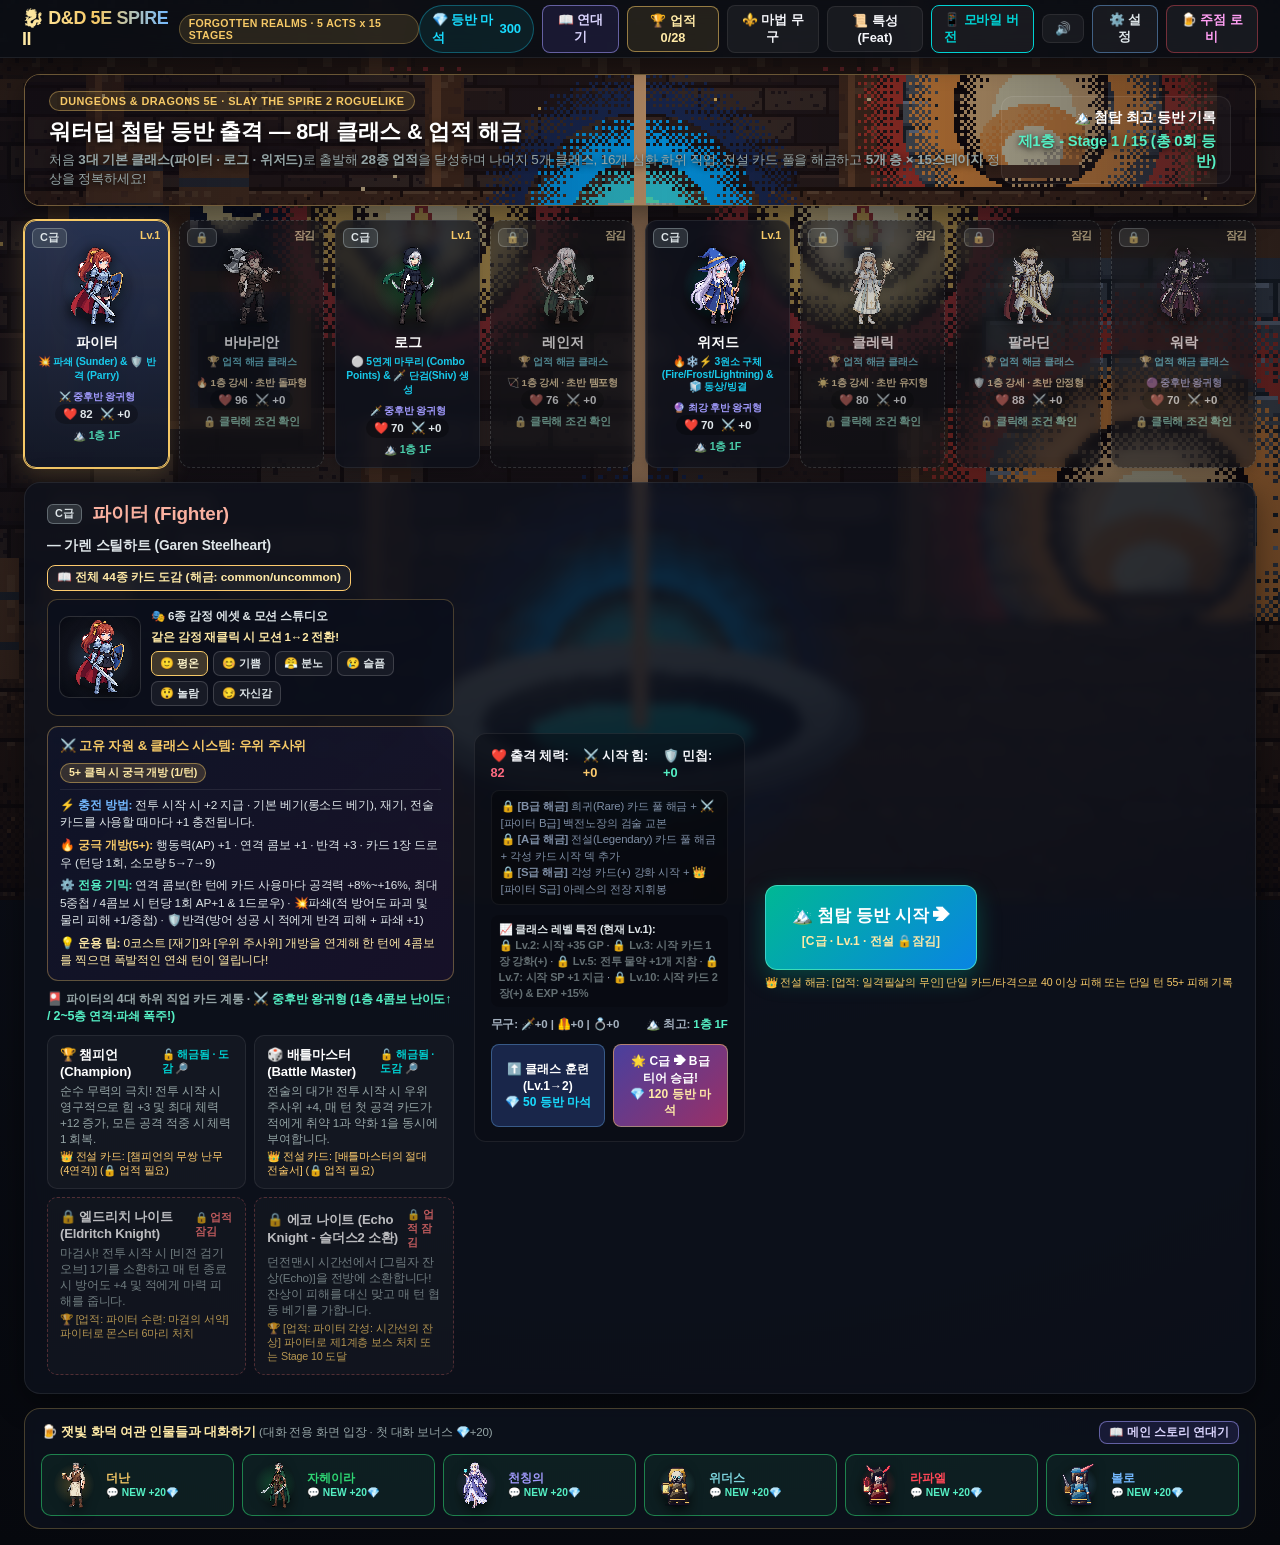
<file: index.html>
<!DOCTYPE html>
<html lang="ko">

<head>
  <meta charset="UTF-8" />
  <meta name="viewport" content="width=device-width, initial-scale=1.0" />
  <meta name="theme-color" content="#0b0d14" />
  <meta name="mobile-web-app-capable" content="yes" />
  <meta name="apple-mobile-web-app-capable" content="yes" />
  <meta name="apple-mobile-web-app-status-bar-style" content="black-translucent" />
  <meta name="apple-mobile-web-app-title" content="D&D SPIRE II" />
  <link rel="manifest" href="manifest.webmanifest" />
  <link rel="icon" type="image/png" sizes="192x192" href="icons/icon-192.png" />
  <link rel="apple-touch-icon" sizes="180x180" href="icons/apple-touch-icon.png" />
  <title>D&D 5E SPIRE II: TALES OF UNDERMOUNTAIN (8클래스 32직업 · 5계층 × 15스테이지)</title>
  <link rel="stylesheet" href="style.css?v=21" />
  <script>
    (function () {
      var params = new URLSearchParams(window.location.search);
      var isMobile = /Android|webOS|iPhone|iPad|iPod|BlackBerry|IEMobile|Opera Mini/i.test(navigator.userAgent) || window.innerWidth <= 768;
      if (isMobile && params.get('force') !== 'pc') {
        window.location.replace('mobile.html');
      }
    })();
  </script>
</head>

<body>
  <!-- DYNAMIC PIXEL-ART WORLD BACKDROP (Lobby Tavern / 20 Boss-Themed Spire Domains) -->
  <div id="pixel-bg-layer" class="pixel-bg-layer" aria-hidden="true">
    <img id="pixel-bg-img" class="pixel-bg-img" alt="" />
  </div>

  <!-- TOP GLOBAL HUD BAR -->
  <header id="top-bar" class="top-bar">
    <div class="brand-box" onclick="Game.showHub()">
      <span class="brand-logo">🐉 D&D 5E SPIRE II</span>
      <span class="brand-sub">FORGOTTEN REALMS · 5 ACTS x 15 STAGES</span>
    </div>

    <!-- In-Run Status & Real-Time Level/SP Bar -->
    <div id="run-status-bar" class="run-status-bar hidden">
      <div class="stat-pill hp-pill" title="현재 체력 / 최대 체력">
        ❤️ <span id="hud-hp">80/80</span>
      </div>
      <div class="stat-pill lv-pill" onclick="Game.openRunStatModal()" title="던전 내 레벨 & 경험치 (클릭하여 D&D 6대 능력치 분배)">
        ⭐ Lv.<span id="hud-run-lv">1</span> (<span id="hud-run-exp">0/100</span>)
        <span id="hud-sp-badge" class="sp-alert-badge hidden">SP +<span id="hud-run-sp">0</span></span>
      </div>
      <div class="stat-pill gold-pill" title="보유 골드 (워터딥 금화 GP)">
        🪙 <span id="hud-gold">99</span> GP
      </div>
      <div class="stat-pill floor-pill" title="현재 계층(Act 1~5) 및 스테이지(1~15)">
        🏰 <span id="hud-floor">1층 - 1/15</span>
      </div>
      <div id="hud-relics" class="hud-relics" title="보유 마법 물품(유물)"></div>
      <div id="hud-potions" class="hud-potions" title="보유 마법 물약(포션) - 클릭하여 사용"></div>
    </div>

    <div class="global-actions">
      <div class="stat-pill gem-pill" title="첨탑 등반으로 획득한 명성 마석 (클래스 승급·마법무구·특성 연구용)">
        💎 등반 마석 <span id="hud-gems">300</span>
      </div>
      <button id="btn-view-deck" class="hud-btn hidden" onclick="Game.openDeckModal('all')">
        🎴 주문서/덱 (<span id="hud-deck-count">10</span>)
      </button>
      <button class="hud-btn btn-story-hud" onclick="Game.openStoryChronicleModal()" title="발더스 게이트 1·2·3 메인 스토리 연대기">
        📖 연대기
      </button>
      <button class="hud-btn btn-ach-hud" onclick="Game.openAchievementsModal('all')" title="업적 달성 및 클래스·하위직업·전설카드 해금">
        🏆 업적 <span id="hud-ach-count">0/28</span>
      </button>
      <button class="hud-btn" onclick="Game.openGearModal()">
        ⚜️ 마법 무구
      </button>
      <button class="hud-btn" onclick="Game.openMasteryModal()">
        📜 특성(Feat)
      </button>
      <button class="hud-btn btn-pwa-install hidden" onclick="PwaInstaller.install()" title="바탕화면/홈 화면에 앱으로 설치 (오프라인 플레이 지원)">
        📲 앱 설치
      </button>
      <a href="mobile.html" class="hud-btn" style="text-decoration:none; border-color:#00d2d3; color:#00d2d3;">
        📱 모바일 버전
      </a>
      <button class="hud-btn btn-sfx-toggle" onclick="Game.toggleSound()" title="효과음 끄기/켜기">
        🔊
      </button>
      <button class="hud-btn btn-settings-hud" onclick="Game.openSettingsModal()" title="설정 및 계정/업적 데이터 초기화">
        ⚙️ 설정
      </button>
      <button class="hud-btn danger-btn" onclick="Game.showHub()">
        🍺 주점 로비
      </button>
    </div>
  </header>

  <!-- MAIN SCREEN CONTAINER -->
  <main id="app-container">

    <!-- 1. YAWNING PORTAL TAVERN HUB (8 CLASSES TOWER CLIMB) -->
    <section id="screen-hub" class="screen active">
      <div class="hub-hero">
        <img id="lobby-bg-img" class="scene-banner-img" alt="" aria-hidden="true" />
        <div class="hub-header-text">
          <span class="badge-tag">DUNGEONS & DRAGONS 5E · SLAY THE SPIRE 2 ROGUELIKE</span>
          <h1>워터딥 첨탑 등반 출격 — 8대 클래스 & 업적 해금</h1>
          <p>처음 <strong>3대 기본 클래스(파이터 · 로그 · 위저드)</strong>로 출발해 <strong>28종 업적</strong>을 달성하며 나머지 5개 클래스, 16개 심화 하위 직업, 전설 카드 풀을 해금하고 <strong>5개 층 × 15스테이지</strong> 정상을 정복하세요!</p>
        </div>
        <div class="hub-cta-group">
          <div class="mech-box" style="text-align:right; min-width:230px;">
            <h4>🏔️ 첨탑 최고 등반 기록</h4>
            <p id="hub-best-record" style="color:#55efc4; font-weight:800; font-size:0.92rem;">제1층 - Stage 1 / 15</p>
          </div>
        </div>
      </div>

      <!-- Continue Saved Run Banner (Auto-saved active climb) -->
      <div id="continue-run-banner" class="continue-run-banner hidden"></div>

      <!-- 8 Classes Grid -->
      <div id="hub-char-grid" class="hub-char-grid"></div>

      <!-- Selected Class Subclass Picker (4 Subclasses) + Growth Dashboard + Start Button -->
      <div id="hub-selected-panel" class="hub-selected-panel"></div>

      <!-- Yawning Portal Tavern NPCs Interactive Talk Bar -->
      <div id="hub-npc-bar" class="hub-npc-bar"></div>
    </section>

    <!-- 2. UNDERMOUNTAIN 5-ACT x 30-STAGE DUNGEON MAP SCREEN -->
    <section id="screen-map" class="screen">
      <div class="map-container">
        <div class="map-theme-banner">
          <img id="map-bg-img" class="scene-banner-img" alt="" aria-hidden="true" />
          <div class="map-theme-banner-overlay">
            <span id="map-theme-badge" class="theme-pill-badge">🎨 1층 · 자나사르의 암흑 길드 금고</span>
          </div>
        </div>
        <div class="map-header">
          <div>
            <h2 id="map-act-title">🏰 제1계층: 언더마운틴 입구 & 고블린 성채</h2>
            <p id="map-act-subtitle">현재 층은 총 15개 스테이지(갈림길 분기 지도)로 구성됩니다. 연결된 루트(전투/엘리트/D20 이벤트/상점/모닥불) 중 원하는 경로를 선택해
              전진하세요!</p>
          </div>
          <div style="display:flex; gap:10px; align-items:center;">
            <button class="btn-primary" onclick="Game.openRunStatModal()">
              📈 D&D 6대 능력치 분배 (SP: <span id="map-sp-count">0</span>)
            </button>
          </div>
        </div>

        <!-- Act 1~5 Progress Bar & 30-Stage Track -->
        <div id="map-act-progress-bar" class="map-act-progress-bar"></div>
        <div id="map-nodes-wrapper" class="map-nodes-wrapper"></div>
      </div>
    </section>

    <!-- 3. COMBAT SCREEN (D&D 5e x STS2 Battle Arena) -->
    <section id="screen-combat" class="screen">
      <div class="combat-arena">
        <div class="combat-top-banner">
          <div id="combat-turn-label" class="turn-indicator">ROUND 1</div>
          <div id="combat-stance-badge" class="stance-badge">태세: 평정 (Neutral)</div>
          <div id="combat-log-ticker" class="combat-log-ticker">우선권 굴림 완료! 카드를 클릭해 몬스터를 토벌하세요.</div>
          <button id="combat-sp-btn" class="btn-sp-inline hidden" onclick="Game.openRunStatModal()">
            🆙 능력치 포인트(SP) 분배!
          </button>
        </div>

        <!-- Battlefield Row: Player + STS2 Companion/Orbs vs Monsters -->
        <div class="battlefield-row">
          <img id="battlefield-bg-img" class="battlefield-bg-img" alt="" aria-hidden="true" />
          <div id="combat-theme-badge" class="theme-pill-badge combat-theme-pill">🏰 1층 · 언더마운틴</div>
          <div class="allies-zone">
            <div id="player-unit-card" class="unit-card player-unit">
              <div id="player-avatar-box" class="unit-avatar"></div>
              <div class="unit-name-row">
                <span id="combat-player-name" class="unit-name">파이터</span>
                <span id="player-block-badge" class="block-badge hidden">🛡️ 0</span>
              </div>
              <div class="hp-bar-outer">
                <div id="player-hp-fill" class="hp-bar-fill"></div>
                <span id="player-hp-text" class="hp-bar-text">80 / 80</span>
              </div>
              <div id="player-buffs-row" class="buffs-row"></div>
            </div>

            <!-- STS2 Companion Summon & Arcane Orbs Zone -->
            <div id="companion-zone" class="companion-zone"></div>
          </div>

          <div id="enemies-zone" class="enemies-zone"></div>
        </div>

        <!-- Combat Bottom HUD -->
        <div class="combat-bottom-hud">
          <div class="resource-orbs-col">
            <div class="energy-orb" title="현재 행동력/주문 슬롯(AP) / 최대 AP">
              <div class="energy-val"><span id="combat-energy">3</span>/<span id="combat-max-energy">3</span></div>
              <div class="energy-lbl">행동력(AP)</div>
            </div>

            <div class="sec-res-wrap">
              <div id="secondary-resource-box" class="secondary-orb" onclick="Game.triggerSecondaryBurst()"
                title="클래스 고유 자원 - 5 이상 모았을 때 클릭하면 클래스 궁극 개방 발동!">
                <div class="sec-icon" id="sec-res-icon">⚔️</div>
                <div class="sec-info">
                  <span id="sec-res-name" class="sec-name">우위 주사위</span>
                  <span id="sec-res-val" class="sec-val">0</span>
                </div>
                <div id="sec-burst-hint" class="sec-burst-hint">5+ 클릭: 개방!</div>
              </div>
              <button class="sec-guide-btn" onclick="Game.openClassGuideModal()" title="고유 자원 및 클래스 전용 시스템 상세 설명 보기">
                ❓ 고유자원 설명
              </button>
            </div>

            <button class="pile-btn draw-pile-btn" onclick="Game.openDeckModal('draw')">
              📘 뽑을 덱 [A] <span id="draw-pile-count">5</span>
            </button>
          </div>

          <div id="hand-container" class="hand-container"></div>

          <div class="right-controls-col">
            <button id="btn-end-turn" class="btn-end-turn" onclick="Game.endPlayerTurn()">
              턴 종료 [E / Space] ⏭️
            </button>
            <button class="pile-btn discard-pile-btn" onclick="Game.openDeckModal('discard')">
              📕 버린 덱 [S] <span id="discard-pile-count">0</span>
            </button>
          </div>
        </div>
        <div class="keyboard-guide-bar">
          ⌨️ 단축키: <kbd>1~0</kbd> 카드 사용 · <kbd>Tab</kbd>/<kbd>←→</kbd> 타겟 전환 · <kbd>E</kbd>/<kbd>Space</kbd> 턴 종료 ·
          <kbd>Q</kbd> 클래스 개방 · <kbd>Z/X/V</kbd> 물약 · <kbd>A/S/D</kbd> 덱 보기 · <kbd>C</kbd> 능력치(SP)
        </div>
      </div>
    </section>

    <!-- 4. LONG REST / RUNE ENCHANTMENT SCREEN -->
    <section id="screen-rest" class="screen">
      <div class="event-panel">
        <h2>🏕️ 야영지 긴 휴식 (Long Rest) & 마법부여 제단</h2>
        <p class="event-desc">리라의 안전한 오두막(Leomund's Tiny Hut) 결계 안에서 휴식을 취하거나, 주문/무기술 카드를 강화(+)하고 룬을 각인할 수 있습니다.</p>
        <div class="rest-options-grid">
          <div class="rest-option-card" onclick="Game.doRestHeal()">
            <div class="rest-icon">❤️‍🩹</div>
            <h3><span class="kbd-hint">1</span> 긴 휴식 (Long Rest)</h3>
            <p>최대 체력의 30%를 회복합니다.</p>
          </div>
          <div class="rest-option-card" onclick="Game.openUpgradeModal(false)">
            <div class="rest-icon">⚒️</div>
            <h3><span class="kbd-hint">2</span> 주문/무기술 단련 (+)</h3>
            <p>덱의 카드 1장을 선택해 위력을 영구 강화(+)합니다.</p>
          </div>
          <div class="rest-option-card" onclick="Game.openUpgradeModal(true)">
            <div class="rest-icon">🔮</div>
            <h3><span class="kbd-hint">3</span> 고대 비전 룬 각인</h3>
            <p>덱의 카드 1장에 [맹독/집중/방호/예리함] 룬 속성과 강화(+)를 부여합니다!</p>
          </div>
          <div class="rest-option-card rest-skip-card" onclick="Game.skipRest()">
            <div class="rest-icon">🚶</div>
            <h3><span class="kbd-hint">4</span> 야영지 지나가기</h3>
            <p>휴식이나 단련 없이 바로 다음 스테이지로 이동합니다.</p>
          </div>
        </div>
      </div>
    </section>

    <!-- 5. WATERDEEP MAGIC SHOP SCREEN -->
    <section id="screen-shop" class="screen">
      <div class="shop-panel">
        <div class="shop-header">
          <div>
            <h2>💰 언더마운틴 방랑 마법 상점</h2>
            <p>획득한 금화(GP)로 주문서/무기술 카드, 진귀한 마법 물품(유물), 물약을 구매하거나 덱을 정제하세요.</p>
          </div>
          <button class="btn-primary" onclick="Game.leaveNodeToMap()">미궁 지도로 복귀 ➔</button>
        </div>

        <div class="shop-section">
          <h3>🎴 주문서 & 무기술 카드</h3>
          <div id="shop-cards-row" class="shop-cards-row"></div>
        </div>

        <div class="shop-bottom-row">
          <div class="shop-section">
            <h3>🏆 마법 물품 (Wondrous Items) & 🧪 물약</h3>
            <div id="shop-items-row" class="shop-items-row"></div>
          </div>

          <div class="shop-section">
            <h3>🛠️ 아티피서 마법 공방 서비스</h3>
            <div class="shop-services-col">
              <button id="btn-shop-remove" class="shop-service-btn" onclick="Game.openRemoveCardModal()">
                🗑️ 카드 제거 [이번 상점 1회 한정] (75 GP)
              </button>
              <button id="btn-shop-mutate" class="shop-service-btn" onclick="Game.shopMutateService()">
                🔮 카드 강화(+) + 룬 각인 [이번 상점 1회 한정] (70 GP)
              </button>
            </div>
          </div>
        </div>
      </div>
    </section>

    <!-- 6. D20 DICE ROLL EVENT SCREEN -->
    <section id="screen-event" class="screen">
      <div class="event-panel">
        <div id="event-npc-portrait" class="event-npc-portrait hidden"></div>
        <h2 id="event-title">🎲 고대 제단 조우</h2>
        <p id="event-desc" class="event-desc"></p>
        <div id="event-choices" class="event-choices"></div>
      </div>
    </section>

    <!-- 7. DEDICATED VISUAL-NOVEL DIALOGUE & MAIN STORY SCREEN -->
    <section id="screen-story" class="screen">
      <div class="story-theater-wrap">
        <div class="story-stage">
          <img id="story-stage-bg" class="story-stage-bg" alt="" aria-hidden="true" />
          <div class="story-stage-header">
            <div>
              <span id="story-stage-chapter" class="story-chap-pill">제1막 · PROLOGUE</span>
              <h2 id="story-stage-title">하품하는 포털 주점</h2>
            </div>
            <div style="display:flex; gap:8px; align-items:center;">
              <span id="story-progress-pill" class="story-prog-pill">1 / 5</span>
              <button class="hud-btn" style="padding:4px 10px; font-size:0.74rem;" onclick="Game.finishStoryScene()">건너뛰기 ⏭️</button>
            </div>
          </div>
          <div class="story-actors-row">
            <div id="story-hero-slot" class="story-actor-slot actor-left"></div>
            <div id="story-npc-slot" class="story-actor-slot actor-right"></div>
          </div>
        </div>
        <div class="story-dialogue-box">
          <div class="story-dialogue-head">
            <strong id="story-speaker-badge">🍺 더난</strong>
            <span id="story-faction-tag">워터딥 주점 주인</span>
          </div>
          <p id="story-dialogue-text" class="story-dialogue-text"></p>
          <div id="story-choices-row" class="story-choices-row"></div>
          <div class="story-controls-row">
            <button id="story-next-btn" class="btn-primary" onclick="Game.advanceStoryDialogue()">다음 대사 [Space] ➔</button>
          </div>
        </div>
      </div>
    </section>

  </main>

  <!-- ====================================================================== -->
  <!-- MODALS (Magic Gear, Feats, D&D Ability Scores, Rewards, Deck)          -->
  <!-- ====================================================================== -->

  <!-- 2. D&D MAGIC EQUIPMENT & ARTIFICER FORGE (+UPGRADE) MODAL -->
  <div id="modal-gear" class="modal-backdrop hidden">
    <div class="modal-box">
      <div class="modal-header">
        <h2>⚜️ D&D 마법 무구 장착 & 아티피서 대장간 (+강화)</h2>
        <button class="btn-close" onclick="Game.closeGearModal()">✕</button>
      </div>
      <p class="gacha-sub">
        전설의 무기(플레임 텅, 선블레이드, 홀리 어벤저)와 갑주(미스릴, 아다만틴, 고룡 비늘), 장신구를 장착하고 <strong>+1 ~ +10 마법 강화</strong>하세요!
      </p>
      <div id="gear-slots-summary" class="gear-slots-summary"></div>
      <div id="gear-list-grid" class="gear-list-grid"></div>
    </div>
  </div>

  <!-- 3. D&D 5E FEATS (특성 트리) MODAL -->
  <div id="modal-mastery" class="modal-backdrop hidden">
    <div class="modal-box">
      <div class="modal-header">
        <h2>📜 D&D 5판 모험가 특성 (Feats & Epic Boons)</h2>
        <button class="btn-close" onclick="Game.closeMasteryModal()">✕</button>
      </div>
      <p class="gacha-sub">
        강인함(Tough), 대형 무기 명인(GWM), 경계(Alert), 행운아(Lucky) 등 D&D 핵심 특성을 연구하여 모든 클래스의 기본 능력치를 영구 강화하세요!
      </p>
      <div id="mastery-grid" class="mastery-grid"></div>
    </div>
  </div>

  <!-- 4. IN-RUN D&D 6 ABILITY SCORES (STR/DEX/CON/INT) ALLOCATION MODAL -->
  <div id="modal-run-stats" class="modal-backdrop hidden">
    <div class="modal-box" style="max-width:680px;">
      <div class="modal-header">
        <h2>📈 모험가 레벨업! D&D 능력치 상승 (Ability Score Improvement)</h2>
        <button class="btn-close" onclick="Game.closeRunStatModal()">✕</button>
      </div>
      <p class="gacha-sub">
        몬스터를 토벌하여 레벨이 올랐습니다! 보유한 <strong>능력치 포인트 (SP: <span id="modal-sp-val">0</span>)</strong>를 투자하세요.
      </p>
      <div id="run-stat-buttons" class="run-stat-grid"></div>
    </div>
  </div>

  <!-- 5. COMBAT VICTORY REWARD MODAL -->
  <div id="modal-reward" class="modal-backdrop hidden">
    <div class="modal-box reward-modal-box">
      <h2>🏆 전투 승리! 경험치(EXP) & 전리품 획득</h2>
      <p id="reward-summary-text" class="reward-sub"></p>
      <h3>덱에 추가할 새로운 주문/무기술 카드를 1장 선택하세요:</h3>
      <div id="reward-cards-row" class="reward-cards-row"></div>
      <div class="reward-footer">
        <button class="btn-secondary" onclick="Game.skipCardReward()">카드 선택 건너뛰기 (+25 GP 보너스) ➔</button>
      </div>
    </div>
  </div>

  <!-- 6. DECK / CARD SELECTOR MODAL -->
  <div id="modal-deck" class="modal-backdrop hidden">
    <div class="modal-box deck-modal-box">
      <div class="modal-header">
        <h2 id="deck-modal-title">🎴 보유 주문/무기술 카드 목록</h2>
        <button class="btn-close" onclick="Game.closeDeckModal()">✕</button>
      </div>
      <p id="deck-modal-subtitle" class="gacha-sub"></p>
      <div id="deck-modal-grid" class="deck-modal-grid"></div>
    </div>
  </div>

  <!-- 7. RUN VICTORY / GAME OVER MODAL -->
  <div id="modal-gameover" class="modal-backdrop hidden">
    <div class="modal-box gameover-modal-box">
      <h2 id="gameover-title">👑 언더마운틴 5계층 완전 정복!</h2>
      <p id="gameover-desc"></p>
      <div class="gameover-actions" style="margin-top:18px;">
        <button class="btn-primary" onclick="Game.closeGameOverAndHub()">워터딥 주점 로비로 귀환 (보상 수령)</button>
      </div>
    </div>
  </div>

  <!-- 8. D20 FATE ROLL MODAL -->
  <div id="modal-d20" class="modal-backdrop hidden">
    <div class="modal-box d20-modal-box">
      <h2 id="d20-modal-title">🎲 D20 운명 판정</h2>
      <div class="d20-die-stage">
        <div id="d20-die-number" class="d20-die-face">20</div>
      </div>
      <div id="d20-dc-badge" class="d20-dc-badge">DC 12 — 판정 성공!</div>
      <p id="d20-outcome-desc" class="d20-outcome-desc"></p>
      <button class="btn-primary" style="margin-top:14px; width:100%;" onclick="Game.closeD20Modal()">계속 전진 [Enter /
        Space] ➔</button>
    </div>
  </div>

  <!-- 9. ACHIEVEMENTS & UNLOCKS MODAL -->
  <div id="modal-achievements" class="modal-backdrop hidden">
    <div class="modal-box ach-modal-box">
      <div class="modal-header">
        <h2>🏆 모험가 업적 & 해금 도감 (클래스 · 하위 직업 · 전설 카드)</h2>
        <button class="btn-close" onclick="Game.closeAchievementsModal()">✕</button>
      </div>
      <div id="achievements-summary" class="ach-summary-box"></div>
      <div id="achievements-tabs" class="ach-tabs-row">
        <button class="ach-tab-btn active" data-tab="all" onclick="Game.renderAchievementsModal('all')">전체 (28)</button>
        <button class="ach-tab-btn" data-tab="class" onclick="Game.renderAchievementsModal('class')">🧑 클래스 해금 (5)</button>
        <button class="ach-tab-btn" data-tab="subclass" onclick="Game.renderAchievementsModal('subclass')">🎴 하위 직업 해금 (16)</button>
        <button class="ach-tab-btn" data-tab="legendary" onclick="Game.renderAchievementsModal('legendary')">👑 전설 · 정복 (7)</button>
      </div>
      <div id="achievements-grid" class="ach-grid"></div>
    </div>
  </div>

  <!-- 10. DEDICATED SETTINGS & ACCOUNT RESET MODAL -->
  <div id="modal-settings" class="modal-backdrop hidden">
    <div class="modal-box settings-modal-box">
      <div class="modal-header">
        <h2>⚙️ 게임 설정 & 계정 관리</h2>
        <button class="btn-close" onclick="Game.closeSettingsModal()">✕</button>
      </div>
      <div id="settings-modal-body" class="settings-modal-body"></div>
    </div>
  </div>

  <!-- 11. BALDUR'S GATE 1·2·3 STORY CUT-IN & CHRONICLE MODALS -->
  <div id="modal-story-cutin" class="modal-backdrop hidden">
    <div class="modal-box story-cutin-box">
      <div id="story-cutin-body"></div>
    </div>
  </div>

  <div id="modal-story" class="modal-backdrop hidden">
    <div class="modal-box story-chronicle-box">
      <div class="modal-header">
        <h2>📖 스토리 연대기 — 다섯 개의 인장 (메인 1 + 층별 3화)</h2>
        <button class="btn-close" onclick="Game.closeStoryChronicleModal()">✕</button>
      </div>
      <div id="story-chronicle-body"></div>
    </div>
  </div>

  <div id="modal-class-guide" class="modal-backdrop hidden">
    <div class="modal-box class-guide-modal-box">
      <div class="modal-header">
        <h2>📘 클래스 고유 자원 & 전투 시스템 가이드</h2>
        <button class="btn-close" onclick="Game.closeClassGuideModal()">✕</button>
      </div>
      <div id="class-guide-modal-body" class="class-guide-modal-body"></div>
    </div>
  </div>

  <!-- PERSISTENT GPU CANVAS PARTICLES & FLOATING VFX OVERLAY -->
  <canvas id="vfx-canvas" class="vfx-canvas"></canvas>
  <div id="vfx-layer" class="vfx-layer"></div>

  <!-- NON-BLOCKING IN-GAME TOAST STACK -->
  <div id="toast-container" class="toast-container"></div>

  <script src="data.js?v=21"></script>
  <script src="sprites.js?v=21"></script>
  <script src="story.js?v=21"></script>
  <script src="backgrounds.js?v=21"></script>
  <script src="card_art.js?v=21"></script>
  <script src="achievements.js?v=21"></script>
  <script src="game.js?v=21"></script>
  <script src="pwa.js?v=21"></script>
</body>

</html>
</file>
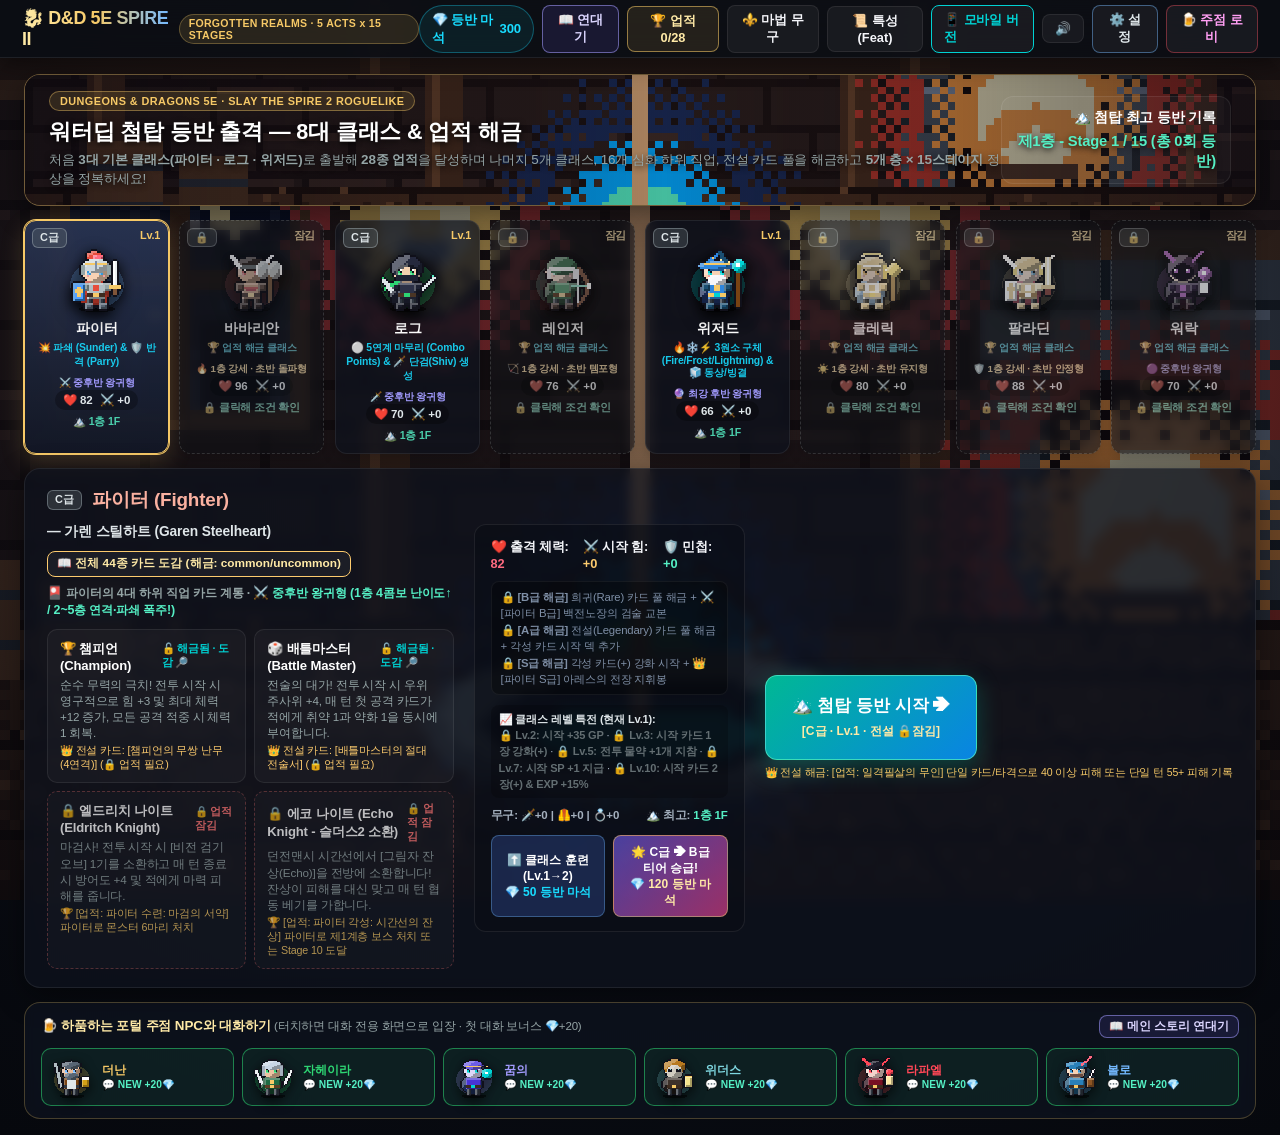
<file: v1/index.html>
<!DOCTYPE html>
<html lang="ko">

<head>
  <meta charset="UTF-8" />
  <meta name="viewport" content="width=device-width, initial-scale=1.0" />
  <meta name="theme-color" content="#0b0d14" />
  <meta name="mobile-web-app-capable" content="yes" />
  <meta name="apple-mobile-web-app-capable" content="yes" />
  <meta name="apple-mobile-web-app-status-bar-style" content="black-translucent" />
  <meta name="apple-mobile-web-app-title" content="D&D SPIRE II" />
  <link rel="manifest" href="manifest.webmanifest" />
  <link rel="icon" type="image/png" sizes="192x192" href="icons/icon-192.png" />
  <link rel="apple-touch-icon" sizes="180x180" href="icons/apple-touch-icon.png" />
  <title>D&D 5E SPIRE II: TALES OF UNDERMOUNTAIN (8클래스 32직업 · 5계층 × 15스테이지)</title>
  <link rel="stylesheet" href="style.css?v=12" />
  <script>
    (function () {
      var params = new URLSearchParams(window.location.search);
      var isMobile = /Android|webOS|iPhone|iPad|iPod|BlackBerry|IEMobile|Opera Mini/i.test(navigator.userAgent) || window.innerWidth <= 768;
      if (isMobile && params.get('force') !== 'pc') {
        window.location.replace('mobile.html');
      }
    })();
  </script>
</head>

<body>
  <!-- DYNAMIC PIXEL-ART WORLD BACKDROP (Lobby Tavern / 20 Boss-Themed Spire Domains) -->
  <div id="pixel-bg-layer" class="pixel-bg-layer" aria-hidden="true">
    <img id="pixel-bg-img" class="pixel-bg-img" alt="" />
  </div>

  <!-- TOP GLOBAL HUD BAR -->
  <header id="top-bar" class="top-bar">
    <div class="brand-box" onclick="Game.showHub()">
      <span class="brand-logo">🐉 D&D 5E SPIRE II</span>
      <span class="brand-sub">FORGOTTEN REALMS · 5 ACTS x 15 STAGES</span>
    </div>

    <!-- In-Run Status & Real-Time Level/SP Bar -->
    <div id="run-status-bar" class="run-status-bar hidden">
      <div class="stat-pill hp-pill" title="현재 체력 / 최대 체력">
        ❤️ <span id="hud-hp">80/80</span>
      </div>
      <div class="stat-pill lv-pill" onclick="Game.openRunStatModal()" title="던전 내 레벨 & 경험치 (클릭하여 D&D 6대 능력치 분배)">
        ⭐ Lv.<span id="hud-run-lv">1</span> (<span id="hud-run-exp">0/100</span>)
        <span id="hud-sp-badge" class="sp-alert-badge hidden">SP +<span id="hud-run-sp">0</span></span>
      </div>
      <div class="stat-pill gold-pill" title="보유 골드 (워터딥 금화 GP)">
        🪙 <span id="hud-gold">99</span> GP
      </div>
      <div class="stat-pill floor-pill" title="현재 계층(Act 1~5) 및 스테이지(1~15)">
        🏰 <span id="hud-floor">1층 - 1/15</span>
      </div>
      <div id="hud-relics" class="hud-relics" title="보유 마법 물품(유물)"></div>
      <div id="hud-potions" class="hud-potions" title="보유 마법 물약(포션) - 클릭하여 사용"></div>
    </div>

    <div class="global-actions">
      <div class="stat-pill gem-pill" title="첨탑 등반으로 획득한 명성 마석 (클래스 승급·마법무구·특성 연구용)">
        💎 등반 마석 <span id="hud-gems">300</span>
      </div>
      <button id="btn-view-deck" class="hud-btn hidden" onclick="Game.openDeckModal('all')">
        🎴 주문서/덱 (<span id="hud-deck-count">10</span>)
      </button>
      <button class="hud-btn btn-story-hud" onclick="Game.openStoryChronicleModal()" title="발더스 게이트 1·2·3 메인 스토리 연대기">
        📖 연대기
      </button>
      <button class="hud-btn btn-ach-hud" onclick="Game.openAchievementsModal('all')" title="업적 달성 및 클래스·하위직업·전설카드 해금">
        🏆 업적 <span id="hud-ach-count">0/28</span>
      </button>
      <button class="hud-btn" onclick="Game.openGearModal()">
        ⚜️ 마법 무구
      </button>
      <button class="hud-btn" onclick="Game.openMasteryModal()">
        📜 특성(Feat)
      </button>
      <button class="hud-btn btn-pwa-install hidden" onclick="PwaInstaller.install()" title="바탕화면/홈 화면에 앱으로 설치 (오프라인 플레이 지원)">
        📲 앱 설치
      </button>
      <a href="mobile.html" class="hud-btn" style="text-decoration:none; border-color:#00d2d3; color:#00d2d3;">
        📱 모바일 버전
      </a>
      <button class="hud-btn btn-sfx-toggle" onclick="Game.toggleSound()" title="효과음 끄기/켜기">
        🔊
      </button>
      <button class="hud-btn btn-settings-hud" onclick="Game.openSettingsModal()" title="설정 및 계정/업적 데이터 초기화">
        ⚙️ 설정
      </button>
      <button class="hud-btn danger-btn" onclick="Game.showHub()">
        🍺 주점 로비
      </button>
    </div>
  </header>

  <!-- MAIN SCREEN CONTAINER -->
  <main id="app-container">

    <!-- 1. YAWNING PORTAL TAVERN HUB (8 CLASSES TOWER CLIMB) -->
    <section id="screen-hub" class="screen active">
      <div class="hub-hero">
        <img id="lobby-bg-img" class="scene-banner-img" alt="" aria-hidden="true" />
        <div class="hub-header-text">
          <span class="badge-tag">DUNGEONS & DRAGONS 5E · SLAY THE SPIRE 2 ROGUELIKE</span>
          <h1>워터딥 첨탑 등반 출격 — 8대 클래스 & 업적 해금</h1>
          <p>처음 <strong>3대 기본 클래스(파이터 · 로그 · 위저드)</strong>로 출발해 <strong>28종 업적</strong>을 달성하며 나머지 5개 클래스, 16개 심화 하위 직업, 전설 카드 풀을 해금하고 <strong>5개 층 × 15스테이지</strong> 정상을 정복하세요!</p>
        </div>
        <div class="hub-cta-group">
          <div class="mech-box" style="text-align:right; min-width:230px;">
            <h4>🏔️ 첨탑 최고 등반 기록</h4>
            <p id="hub-best-record" style="color:#55efc4; font-weight:800; font-size:0.92rem;">제1층 - Stage 1 / 15</p>
          </div>
        </div>
      </div>

      <!-- Continue Saved Run Banner (Auto-saved active climb) -->
      <div id="continue-run-banner" class="continue-run-banner hidden"></div>

      <!-- 8 Classes Grid -->
      <div id="hub-char-grid" class="hub-char-grid"></div>

      <!-- Selected Class Subclass Picker (4 Subclasses) + Growth Dashboard + Start Button -->
      <div id="hub-selected-panel" class="hub-selected-panel"></div>

      <!-- Yawning Portal Tavern NPCs Interactive Talk Bar -->
      <div id="hub-npc-bar" class="hub-npc-bar"></div>
    </section>

    <!-- 2. UNDERMOUNTAIN 5-ACT x 30-STAGE DUNGEON MAP SCREEN -->
    <section id="screen-map" class="screen">
      <div class="map-container">
        <div class="map-theme-banner">
          <img id="map-bg-img" class="scene-banner-img" alt="" aria-hidden="true" />
          <div class="map-theme-banner-overlay">
            <span id="map-theme-badge" class="theme-pill-badge">🎨 1층 · 재나타의 암흑 길드 금고</span>
          </div>
        </div>
        <div class="map-header">
          <div>
            <h2 id="map-act-title">🏰 제1계층: 언더마운틴 입구 & 고블린 성채</h2>
            <p id="map-act-subtitle">현재 층은 총 15개 스테이지(갈림길 분기 지도)로 구성됩니다. 연결된 루트(전투/엘리트/D20 이벤트/상점/모닥불) 중 원하는 경로를 선택해
              전진하세요!</p>
          </div>
          <div style="display:flex; gap:10px; align-items:center;">
            <button class="btn-primary" onclick="Game.openRunStatModal()">
              📈 D&D 6대 능력치 분배 (SP: <span id="map-sp-count">0</span>)
            </button>
          </div>
        </div>

        <!-- Act 1~5 Progress Bar & 30-Stage Track -->
        <div id="map-act-progress-bar" class="map-act-progress-bar"></div>
        <div id="map-nodes-wrapper" class="map-nodes-wrapper"></div>
      </div>
    </section>

    <!-- 3. COMBAT SCREEN (D&D 5e x STS2 Battle Arena) -->
    <section id="screen-combat" class="screen">
      <div class="combat-arena">
        <div class="combat-top-banner">
          <div id="combat-turn-label" class="turn-indicator">ROUND 1</div>
          <div id="combat-stance-badge" class="stance-badge">태세: 평정 (Neutral)</div>
          <div id="combat-log-ticker" class="combat-log-ticker">우선권 굴림 완료! 카드를 클릭해 몬스터를 토벌하세요.</div>
          <button id="combat-sp-btn" class="btn-sp-inline hidden" onclick="Game.openRunStatModal()">
            🆙 능력치 포인트(SP) 분배!
          </button>
        </div>

        <!-- Battlefield Row: Player + STS2 Companion/Orbs vs Monsters -->
        <div class="battlefield-row">
          <img id="battlefield-bg-img" class="battlefield-bg-img" alt="" aria-hidden="true" />
          <div id="combat-theme-badge" class="theme-pill-badge combat-theme-pill">🏰 1층 · 언더마운틴</div>
          <div class="allies-zone">
            <div id="player-unit-card" class="unit-card player-unit">
              <div id="player-avatar-box" class="unit-avatar"></div>
              <div class="unit-name-row">
                <span id="combat-player-name" class="unit-name">파이터</span>
                <span id="player-block-badge" class="block-badge hidden">🛡️ 0</span>
              </div>
              <div class="hp-bar-outer">
                <div id="player-hp-fill" class="hp-bar-fill"></div>
                <span id="player-hp-text" class="hp-bar-text">80 / 80</span>
              </div>
              <div id="player-buffs-row" class="buffs-row"></div>
            </div>

            <!-- STS2 Companion Summon & Arcane Orbs Zone -->
            <div id="companion-zone" class="companion-zone"></div>
          </div>

          <div id="enemies-zone" class="enemies-zone"></div>
        </div>

        <!-- Combat Bottom HUD -->
        <div class="combat-bottom-hud">
          <div class="resource-orbs-col">
            <div class="energy-orb" title="현재 행동력/주문 슬롯(AP) / 최대 AP">
              <div class="energy-val"><span id="combat-energy">3</span>/<span id="combat-max-energy">3</span></div>
              <div class="energy-lbl">행동력(AP)</div>
            </div>

            <div id="secondary-resource-box" class="secondary-orb" onclick="Game.triggerSecondaryBurst()"
              title="클래스 고유 자원 - 5 이상 모았을 때 클릭하면 클래스 궁극 개방 발동!">
              <div class="sec-icon" id="sec-res-icon">⚔️</div>
              <div class="sec-info">
                <span id="sec-res-name" class="sec-name">우위 주사위</span>
                <span id="sec-res-val" class="sec-val">0</span>
              </div>
              <div id="sec-burst-hint" class="sec-burst-hint">5+ 클릭: 개방!</div>
            </div>

            <button class="pile-btn draw-pile-btn" onclick="Game.openDeckModal('draw')">
              📘 뽑을 덱 [A] <span id="draw-pile-count">5</span>
            </button>
          </div>

          <div id="hand-container" class="hand-container"></div>

          <div class="right-controls-col">
            <button id="btn-end-turn" class="btn-end-turn" onclick="Game.endPlayerTurn()">
              턴 종료 [E / Space] ⏭️
            </button>
            <button class="pile-btn discard-pile-btn" onclick="Game.openDeckModal('discard')">
              📕 버린 덱 [S] <span id="discard-pile-count">0</span>
            </button>
          </div>
        </div>
        <div class="keyboard-guide-bar">
          ⌨️ 단축키: <kbd>1~0</kbd> 카드 사용 · <kbd>Tab</kbd>/<kbd>←→</kbd> 타겟 전환 · <kbd>E</kbd>/<kbd>Space</kbd> 턴 종료 ·
          <kbd>Q</kbd> 클래스 개방 · <kbd>Z/X/V</kbd> 물약 · <kbd>A/S/D</kbd> 덱 보기 · <kbd>C</kbd> 능력치(SP)
        </div>
      </div>
    </section>

    <!-- 4. LONG REST / RUNE ENCHANTMENT SCREEN -->
    <section id="screen-rest" class="screen">
      <div class="event-panel">
        <h2>🏕️ 야영지 긴 휴식 (Long Rest) & 마법부여 제단</h2>
        <p class="event-desc">리라의 안전한 오두막(Leomund's Tiny Hut) 결계 안에서 휴식을 취하거나, 주문/무기술 카드를 강화(+)하고 룬을 각인할 수 있습니다.</p>
        <div class="rest-options-grid">
          <div class="rest-option-card" onclick="Game.doRestHeal()">
            <div class="rest-icon">❤️‍🩹</div>
            <h3><span class="kbd-hint">1</span> 긴 휴식 (Long Rest)</h3>
            <p>최대 체력의 30%를 회복합니다.</p>
          </div>
          <div class="rest-option-card" onclick="Game.openUpgradeModal(false)">
            <div class="rest-icon">⚒️</div>
            <h3><span class="kbd-hint">2</span> 주문/무기술 단련 (+)</h3>
            <p>덱의 카드 1장을 선택해 위력을 영구 강화(+)합니다.</p>
          </div>
          <div class="rest-option-card" onclick="Game.openUpgradeModal(true)">
            <div class="rest-icon">🔮</div>
            <h3><span class="kbd-hint">3</span> 고대 비전 룬 각인</h3>
            <p>덱의 카드 1장에 [맹독/집중/방호/예리함] 룬 속성과 강화(+)를 부여합니다!</p>
          </div>
          <div class="rest-option-card rest-skip-card" onclick="Game.skipRest()">
            <div class="rest-icon">🚶</div>
            <h3><span class="kbd-hint">4</span> 야영지 지나가기</h3>
            <p>휴식이나 단련 없이 바로 다음 스테이지로 이동합니다.</p>
          </div>
        </div>
      </div>
    </section>

    <!-- 5. WATERDEEP MAGIC SHOP SCREEN -->
    <section id="screen-shop" class="screen">
      <div class="shop-panel">
        <div class="shop-header">
          <div>
            <h2>💰 언더마운틴 방랑 마법 상점</h2>
            <p>획득한 금화(GP)로 주문서/무기술 카드, 진귀한 마법 물품(유물), 물약을 구매하거나 덱을 정제하세요.</p>
          </div>
          <button class="btn-primary" onclick="Game.leaveNodeToMap()">미궁 지도로 복귀 ➔</button>
        </div>

        <div class="shop-section">
          <h3>🎴 주문서 & 무기술 카드</h3>
          <div id="shop-cards-row" class="shop-cards-row"></div>
        </div>

        <div class="shop-bottom-row">
          <div class="shop-section">
            <h3>🏆 마법 물품 (Wondrous Items) & 🧪 물약</h3>
            <div id="shop-items-row" class="shop-items-row"></div>
          </div>

          <div class="shop-section">
            <h3>🛠️ 아티피서 마법 공방 서비스</h3>
            <div class="shop-services-col">
              <button id="btn-shop-remove" class="shop-service-btn" onclick="Game.openRemoveCardModal()">
                🗑️ 카드 제거 [이번 상점 1회 한정] (75 GP)
              </button>
              <button id="btn-shop-mutate" class="shop-service-btn" onclick="Game.shopMutateService()">
                🔮 카드 강화(+) + 룬 각인 [이번 상점 1회 한정] (70 GP)
              </button>
            </div>
          </div>
        </div>
      </div>
    </section>

    <!-- 6. D20 DICE ROLL EVENT SCREEN -->
    <section id="screen-event" class="screen">
      <div class="event-panel">
        <div id="event-npc-portrait" class="event-npc-portrait hidden"></div>
        <h2 id="event-title">🎲 고대 제단 조우</h2>
        <p id="event-desc" class="event-desc"></p>
        <div id="event-choices" class="event-choices"></div>
      </div>
    </section>

    <!-- 7. DEDICATED VISUAL-NOVEL DIALOGUE & MAIN STORY SCREEN -->
    <section id="screen-story" class="screen">
      <div class="story-theater-wrap">
        <div class="story-stage">
          <img id="story-stage-bg" class="story-stage-bg" alt="" aria-hidden="true" />
          <div class="story-stage-header">
            <div>
              <span id="story-stage-chapter" class="story-chap-pill">제1막 · PROLOGUE</span>
              <h2 id="story-stage-title">하품하는 포털 주점</h2>
            </div>
            <div style="display:flex; gap:8px; align-items:center;">
              <span id="story-progress-pill" class="story-prog-pill">1 / 5</span>
              <button class="hud-btn" style="padding:4px 10px; font-size:0.74rem;" onclick="Game.finishStoryScene()">건너뛰기 ⏭️</button>
            </div>
          </div>
          <div class="story-actors-row">
            <div id="story-hero-slot" class="story-actor-slot actor-left"></div>
            <div id="story-npc-slot" class="story-actor-slot actor-right"></div>
          </div>
        </div>
        <div class="story-dialogue-box">
          <div class="story-dialogue-head">
            <strong id="story-speaker-badge">🍺 더난</strong>
            <span id="story-faction-tag">워터딥 주점 주인</span>
          </div>
          <p id="story-dialogue-text" class="story-dialogue-text"></p>
          <div id="story-choices-row" class="story-choices-row"></div>
          <div class="story-controls-row">
            <button id="story-next-btn" class="btn-primary" onclick="Game.advanceStoryDialogue()">다음 대사 [Space] ➔</button>
          </div>
        </div>
      </div>
    </section>

  </main>

  <!-- ====================================================================== -->
  <!-- MODALS (Magic Gear, Feats, D&D Ability Scores, Rewards, Deck)          -->
  <!-- ====================================================================== -->

  <!-- 2. D&D MAGIC EQUIPMENT & ARTIFICER FORGE (+UPGRADE) MODAL -->
  <div id="modal-gear" class="modal-backdrop hidden">
    <div class="modal-box">
      <div class="modal-header">
        <h2>⚜️ D&D 마법 무구 장착 & 아티피서 대장간 (+강화)</h2>
        <button class="btn-close" onclick="Game.closeGearModal()">✕</button>
      </div>
      <p class="gacha-sub">
        전설의 무기(플레임 텅, 선블레이드, 홀리 어벤저)와 갑주(미스릴, 아다만틴, 고룡 비늘), 장신구를 장착하고 <strong>+1 ~ +10 마법 강화</strong>하세요!
      </p>
      <div id="gear-slots-summary" class="gear-slots-summary"></div>
      <div id="gear-list-grid" class="gear-list-grid"></div>
    </div>
  </div>

  <!-- 3. D&D 5E FEATS (특성 트리) MODAL -->
  <div id="modal-mastery" class="modal-backdrop hidden">
    <div class="modal-box">
      <div class="modal-header">
        <h2>📜 D&D 5판 모험가 특성 (Feats & Epic Boons)</h2>
        <button class="btn-close" onclick="Game.closeMasteryModal()">✕</button>
      </div>
      <p class="gacha-sub">
        강인함(Tough), 대형 무기 명인(GWM), 경계(Alert), 행운아(Lucky) 등 D&D 핵심 특성을 연구하여 모든 클래스의 기본 능력치를 영구 강화하세요!
      </p>
      <div id="mastery-grid" class="mastery-grid"></div>
    </div>
  </div>

  <!-- 4. IN-RUN D&D 6 ABILITY SCORES (STR/DEX/CON/INT) ALLOCATION MODAL -->
  <div id="modal-run-stats" class="modal-backdrop hidden">
    <div class="modal-box" style="max-width:680px;">
      <div class="modal-header">
        <h2>📈 모험가 레벨업! D&D 능력치 상승 (Ability Score Improvement)</h2>
        <button class="btn-close" onclick="Game.closeRunStatModal()">✕</button>
      </div>
      <p class="gacha-sub">
        몬스터를 토벌하여 레벨이 올랐습니다! 보유한 <strong>능력치 포인트 (SP: <span id="modal-sp-val">0</span>)</strong>를 투자하세요.
      </p>
      <div id="run-stat-buttons" class="run-stat-grid"></div>
    </div>
  </div>

  <!-- 5. COMBAT VICTORY REWARD MODAL -->
  <div id="modal-reward" class="modal-backdrop hidden">
    <div class="modal-box reward-modal-box">
      <h2>🏆 전투 승리! 경험치(EXP) & 전리품 획득</h2>
      <p id="reward-summary-text" class="reward-sub"></p>
      <h3>덱에 추가할 새로운 주문/무기술 카드를 1장 선택하세요:</h3>
      <div id="reward-cards-row" class="reward-cards-row"></div>
      <div class="reward-footer">
        <button class="btn-secondary" onclick="Game.skipCardReward()">카드 선택 건너뛰기 (+25 GP 보너스) ➔</button>
      </div>
    </div>
  </div>

  <!-- 6. DECK / CARD SELECTOR MODAL -->
  <div id="modal-deck" class="modal-backdrop hidden">
    <div class="modal-box deck-modal-box">
      <div class="modal-header">
        <h2 id="deck-modal-title">🎴 보유 주문/무기술 카드 목록</h2>
        <button class="btn-close" onclick="Game.closeDeckModal()">✕</button>
      </div>
      <p id="deck-modal-subtitle" class="gacha-sub"></p>
      <div id="deck-modal-grid" class="deck-modal-grid"></div>
    </div>
  </div>

  <!-- 7. RUN VICTORY / GAME OVER MODAL -->
  <div id="modal-gameover" class="modal-backdrop hidden">
    <div class="modal-box gameover-modal-box">
      <h2 id="gameover-title">👑 언더마운틴 5계층 완전 정복!</h2>
      <p id="gameover-desc"></p>
      <div class="gameover-actions" style="margin-top:18px;">
        <button class="btn-primary" onclick="Game.closeGameOverAndHub()">워터딥 주점 로비로 귀환 (보상 수령)</button>
      </div>
    </div>
  </div>

  <!-- 8. D20 FATE ROLL MODAL -->
  <div id="modal-d20" class="modal-backdrop hidden">
    <div class="modal-box d20-modal-box">
      <h2 id="d20-modal-title">🎲 D20 운명 판정</h2>
      <div class="d20-die-stage">
        <div id="d20-die-number" class="d20-die-face">20</div>
      </div>
      <div id="d20-dc-badge" class="d20-dc-badge">DC 12 — 판정 성공!</div>
      <p id="d20-outcome-desc" class="d20-outcome-desc"></p>
      <button class="btn-primary" style="margin-top:14px; width:100%;" onclick="Game.closeD20Modal()">계속 전진 [Enter /
        Space] ➔</button>
    </div>
  </div>

  <!-- 9. ACHIEVEMENTS & UNLOCKS MODAL -->
  <div id="modal-achievements" class="modal-backdrop hidden">
    <div class="modal-box ach-modal-box">
      <div class="modal-header">
        <h2>🏆 모험가 업적 & 해금 도감 (클래스 · 하위 직업 · 전설 카드)</h2>
        <button class="btn-close" onclick="Game.closeAchievementsModal()">✕</button>
      </div>
      <div id="achievements-summary" class="ach-summary-box"></div>
      <div id="achievements-tabs" class="ach-tabs-row">
        <button class="ach-tab-btn active" data-tab="all" onclick="Game.renderAchievementsModal('all')">전체 (28)</button>
        <button class="ach-tab-btn" data-tab="class" onclick="Game.renderAchievementsModal('class')">🧑 클래스 해금 (5)</button>
        <button class="ach-tab-btn" data-tab="subclass" onclick="Game.renderAchievementsModal('subclass')">🎴 하위 직업 해금 (16)</button>
        <button class="ach-tab-btn" data-tab="legendary" onclick="Game.renderAchievementsModal('legendary')">👑 전설 · 정복 (7)</button>
      </div>
      <div id="achievements-grid" class="ach-grid"></div>
    </div>
  </div>

  <!-- 10. DEDICATED SETTINGS & ACCOUNT RESET MODAL -->
  <div id="modal-settings" class="modal-backdrop hidden">
    <div class="modal-box settings-modal-box">
      <div class="modal-header">
        <h2>⚙️ 게임 설정 & 계정 관리</h2>
        <button class="btn-close" onclick="Game.closeSettingsModal()">✕</button>
      </div>
      <div id="settings-modal-body" class="settings-modal-body"></div>
    </div>
  </div>

  <!-- 11. BALDUR'S GATE 1·2·3 STORY CUT-IN & CHRONICLE MODALS -->
  <div id="modal-story-cutin" class="modal-backdrop hidden">
    <div class="modal-box story-cutin-box">
      <div id="story-cutin-body"></div>
    </div>
  </div>

  <div id="modal-story" class="modal-backdrop hidden">
    <div class="modal-box story-chronicle-box">
      <div class="modal-header">
        <h2>📖 발더스 게이트 연대기 — 절대자의 첨탑 메인 스토리</h2>
        <button class="btn-close" onclick="Game.closeStoryChronicleModal()">✕</button>
      </div>
      <div id="story-chronicle-body"></div>
    </div>
  </div>

  <!-- PERSISTENT GPU CANVAS PARTICLES & FLOATING VFX OVERLAY -->
  <canvas id="vfx-canvas" class="vfx-canvas"></canvas>
  <div id="vfx-layer" class="vfx-layer"></div>

  <!-- NON-BLOCKING IN-GAME TOAST STACK -->
  <div id="toast-container" class="toast-container"></div>

  <script src="data.js?v=12"></script>
  <script src="story.js?v=12"></script>
  <script src="sprites.js?v=12"></script>
  <script src="backgrounds.js?v=12"></script>
  <script src="card_art.js?v=12"></script>
  <script src="achievements.js?v=12"></script>
  <script src="game.js?v=12"></script>
  <script src="pwa.js?v=12"></script>
</body>

</html>
</file>
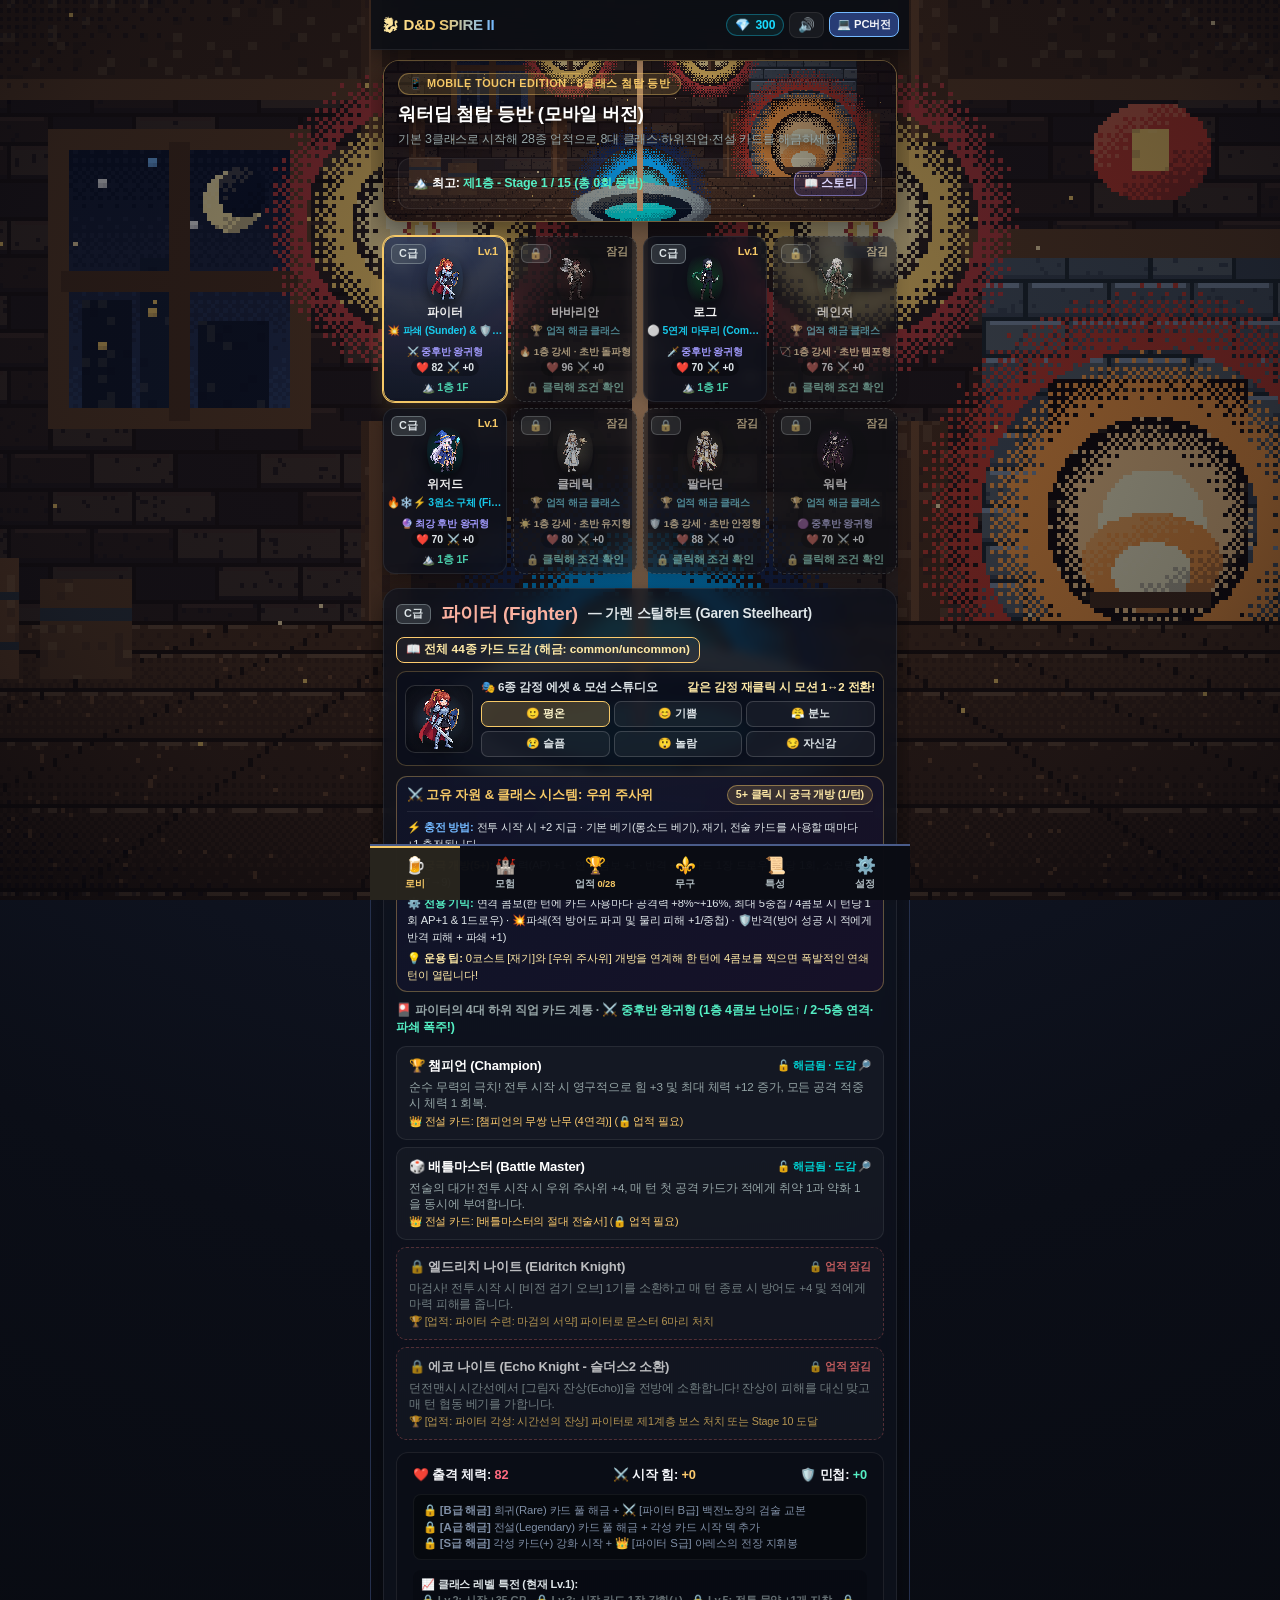
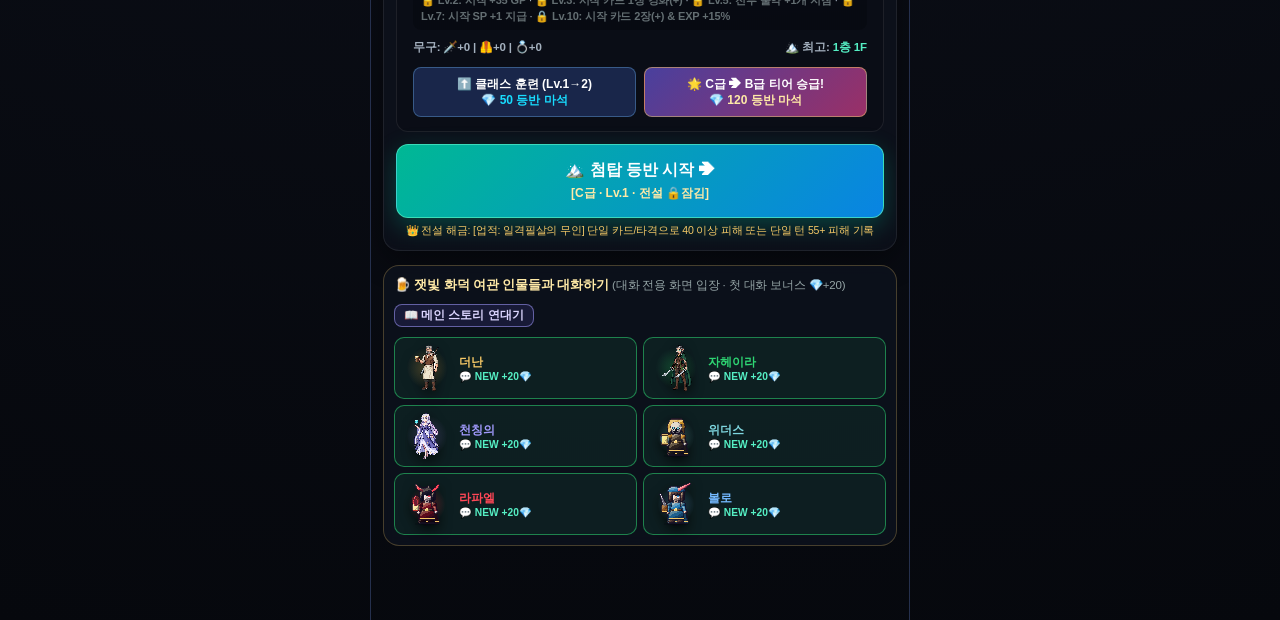
<file: mobile.html>
<!DOCTYPE html>
<html lang="ko">

<head>
  <meta charset="UTF-8" />
  <meta name="viewport" content="width=device-width, initial-scale=1.0, maximum-scale=1.0, user-scalable=no, viewport-fit=cover" />
  <meta name="mobile-web-app-capable" content="yes" />
  <meta name="apple-mobile-web-app-capable" content="yes" />
  <meta name="apple-mobile-web-app-status-bar-style" content="black-translucent" />
  <meta name="apple-mobile-web-app-title" content="D&D SPIRE II" />
  <meta name="theme-color" content="#0b0d14" />
  <link rel="manifest" href="manifest-mobile.webmanifest" />
  <link rel="icon" type="image/png" sizes="192x192" href="icons/icon-192.png" />
  <link rel="apple-touch-icon" sizes="180x180" href="icons/apple-touch-icon.png" />
  <title>D&D 5E SPIRE II [MOBILE EDITION]</title>
  <link rel="stylesheet" href="style.css?v=21" />
  <link rel="stylesheet" href="mobile.css?v=21" />
</head>

<body class="mobile-edition">
  <!-- DYNAMIC PIXEL-ART WORLD BACKDROP (Lobby Tavern / 20 Boss-Themed Spire Domains) -->
  <div id="pixel-bg-layer" class="pixel-bg-layer" aria-hidden="true">
    <img id="pixel-bg-img" class="pixel-bg-img" alt="" />
  </div>

  <!-- COMPACT MOBILE TOP HUD -->
  <header id="top-bar" class="top-bar">
    <div class="brand-box" onclick="Game.showHub()">
      <span class="brand-logo">🐉 D&D SPIRE II</span>
      <span class="brand-sub">📱 MOBILE</span>
    </div>

    <div class="global-actions">
      <div class="stat-pill gem-pill" title="보유 마석">
        💎 <span id="hud-gems">1200</span>
      </div>
      <button class="hud-btn btn-pwa-install hidden" onclick="PwaInstaller.install()" title="홈 화면에 앱 설치">
        📲 앱 설치
      </button>
      <button class="hud-btn btn-sfx-toggle" onclick="Game.toggleSound()" title="효과음 켜기/끄기">
        🔊
      </button>
      <a href="index.html?force=pc" class="hud-btn pc-switch-btn" title="PC 와이드 버전으로 전환">
        💻 PC버전
      </a>
    </div>
  </header>

  <!-- MOBILE IN-RUN STATUS STRIP (Sticky below top-bar during dungeon run) -->
  <div id="run-status-bar" class="run-status-bar mobile-run-strip hidden">
    <div class="stat-pill hp-pill">❤️ <span id="hud-hp">80/80</span></div>
    <div class="stat-pill lv-pill" onclick="Game.openRunStatModal()">
      ⭐Lv.<span id="hud-run-lv">1</span> (<span id="hud-run-exp">0/100</span>)
      <span id="hud-sp-badge" class="sp-alert-badge hidden">SP+<span id="hud-run-sp">0</span></span>
    </div>
    <div class="stat-pill gold-pill">🪙 <span id="hud-gold">99</span></div>
    <div class="stat-pill floor-pill">🏰 <span id="hud-floor">1-1/15</span></div>
    <button id="btn-view-deck" class="hud-btn hidden" onclick="Game.openDeckModal('all')">
      🎴덱(<span id="hud-deck-count">10</span>)
    </button>
    <div id="hud-relics" class="hud-relics"></div>
    <div id="hud-potions" class="hud-potions"></div>
  </div>

  <!-- MAIN SCREEN CONTAINER -->
  <main id="app-container">

    <!-- 1. MOBILE HUB SCREEN -->
    <section id="screen-hub" class="screen active">
      <div class="hub-hero">
        <img id="lobby-bg-img" class="scene-banner-img" alt="" aria-hidden="true" />
        <div class="hub-header-text">
          <span class="badge-tag">📱 MOBILE TOUCH EDITION · 8클래스 첨탑 등반</span>
          <h1>워터딥 첨탑 등반 (모바일 버전)</h1>
          <p>기본 3클래스로 시작해 28종 업적으로 8대 클래스·하위직업·전설 카드를 해금하세요!</p>
        </div>
        <div class="mech-box" style="text-align:center; display:flex; align-items:center; justify-content:space-between; gap:8px;">
          <h4 style="margin:0; font-size:0.78rem;">🏔️ 최고: <span id="hub-best-record" style="color:#55efc4;">제1층 - Stage 1/15</span></h4>
          <button class="hud-btn btn-story-hud" style="padding:4px 9px; font-size:0.72rem;" onclick="Game.openStoryChronicleModal()">📖 스토리</button>
        </div>
      </div>

      <!-- Continue Saved Run Banner -->
      <div id="continue-run-banner" class="continue-run-banner hidden"></div>

      <!-- 8 Classes (2x4 Mobile Touch Grid) -->
      <div id="hub-char-grid" class="hub-char-grid"></div>

      <!-- Selected Class Subclass Picker + Growth + Start Button -->
      <div id="hub-selected-panel" class="hub-selected-panel"></div>

      <!-- Yawning Portal Tavern NPCs Interactive Talk Bar -->
      <div id="hub-npc-bar" class="hub-npc-bar"></div>
    </section>

    <!-- 2. MOBILE 5-ACT x 30-STAGE DUNGEON MAP -->
    <section id="screen-map" class="screen">
      <div class="map-container">
        <div class="map-theme-banner">
          <img id="map-bg-img" class="scene-banner-img" alt="" aria-hidden="true" />
          <div class="map-theme-banner-overlay">
            <span id="map-theme-badge" class="theme-pill-badge">🎨 1층 · 언더마운틴</span>
          </div>
        </div>
        <div class="map-header">
          <div>
            <h2 id="map-act-title">🏰 제1계층: 언더마운틴 입구</h2>
            <p id="map-act-subtitle">스테이지 선택지를 터치해 전진하세요!</p>
          </div>
          <button class="btn-primary" onclick="Game.openRunStatModal()">
            📈 능력치 분배 (SP: <span id="map-sp-count">0</span>)
          </button>
        </div>
        <div id="map-act-progress-bar" class="map-act-progress-bar"></div>
        <div id="map-nodes-wrapper" class="map-nodes-wrapper"></div>
      </div>
    </section>

    <!-- 3. MOBILE COMBAT ARENA (Vertical Stack: Enemies Top -> Player/Summon Mid -> Swipe Hand Bottom) -->
    <section id="screen-combat" class="screen">
      <div class="combat-arena">
        <div class="combat-top-banner">
          <div id="combat-turn-label" class="turn-indicator">R1</div>
          <div id="combat-stance-badge" class="stance-badge">평정</div>
          <button id="combat-sp-btn" class="btn-sp-inline hidden" onclick="Game.openRunStatModal()">
            🆙 SP분배
          </button>
        </div>
        <div id="combat-log-ticker" class="combat-log-ticker mobile-ticker">카드를 터치해 몬스터를 공격하세요!</div>

        <!-- Battlefield Vertical Stack on Mobile -->
        <div class="battlefield-row">
          <img id="battlefield-bg-img" class="battlefield-bg-img" alt="" aria-hidden="true" />
          <div id="combat-theme-badge" class="theme-pill-badge combat-theme-pill">🏰 1층 · 언더마운틴</div>
          <!-- Enemies at Top on Mobile for natural thumb reach below -->
          <div id="enemies-zone" class="enemies-zone"></div>

          <!-- Player & Summon Companion below enemies -->
          <div class="allies-zone">
            <div id="player-unit-card" class="unit-card player-unit">
              <div id="player-avatar-box" class="unit-avatar"></div>
              <div class="unit-name-row">
                <span id="combat-player-name" class="unit-name">파이터</span>
                <span id="player-block-badge" class="block-badge hidden">🛡️ 0</span>
              </div>
              <div class="hp-bar-outer">
                <div id="player-hp-fill" class="hp-bar-fill"></div>
                <span id="player-hp-text" class="hp-bar-text">80 / 80</span>
              </div>
              <div id="player-buffs-row" class="buffs-row"></div>
            </div>

            <div id="companion-zone" class="companion-zone"></div>
          </div>
        </div>

        <!-- Mobile Combat Controls Bar + Horizontal Touch Card Hand -->
        <div class="combat-bottom-hud">
          <div class="mobile-combat-bar">
            <div class="energy-orb">
              <div class="energy-val">⚡ <span id="combat-energy">3</span>/<span id="combat-max-energy">3</span></div>
              <div class="energy-lbl">행동력(AP)</div>
            </div>

            <div id="secondary-resource-box" class="secondary-orb" onclick="Game.triggerSecondaryBurst()">
              <div class="sec-icon" id="sec-res-icon">⚔️</div>
              <div class="sec-info">
                <span id="sec-res-name" class="sec-name">주사위</span>
                <span id="sec-res-val" class="sec-val">0</span>
              </div>
              <div id="sec-burst-hint" class="sec-burst-hint">5+ 터치!</div>
            </div>
            <button class="sec-guide-btn mobile-sec-guide-btn" onclick="Game.openClassGuideModal()" title="고유 자원 상세 설명">
              ❓
            </button>

            <button class="pile-btn draw-pile-btn" onclick="Game.openDeckModal('draw')">
              📘<span id="draw-pile-count">5</span>
            </button>
            <button class="pile-btn discard-pile-btn" onclick="Game.openDeckModal('discard')">
              📕<span id="discard-pile-count">0</span>
            </button>

            <button id="btn-end-turn" class="btn-end-turn" onclick="Game.endPlayerTurn()">
              턴 종료 ⏭️
            </button>
          </div>

          <!-- Horizontal Touch-Scrollable Card Hand -->
          <div id="hand-container" class="hand-container"></div>
        </div>
      </div>
    </section>

    <!-- 4. REST SITE -->
    <section id="screen-rest" class="screen">
      <div class="event-panel">
        <h2>🏕️ 야영지 긴 휴식 & 마법부여</h2>
        <p class="event-desc">체력을 회복하거나 카드를 단련(+)하고 비전 룬을 각인하세요.</p>
        <div class="rest-options-grid">
          <div class="rest-option-card" onclick="Game.doRestHeal()">
            <div class="rest-icon">❤️‍🩹</div>
            <h3>긴 휴식 (Long Rest)</h3>
            <p>최대 체력의 30%를 회복합니다.</p>
          </div>
          <div class="rest-option-card" onclick="Game.openUpgradeModal(false)">
            <div class="rest-icon">⚒️</div>
            <h3>주문/무기술 단련 (+)</h3>
            <p>덱의 카드 1장을 선택해 영구 강화(+)</p>
          </div>
          <div class="rest-option-card" onclick="Game.openUpgradeModal(true)">
            <div class="rest-icon">🔮</div>
            <h3>고대 비전 룬 각인</h3>
            <p>카드 1장에 [산성/가속/방호/흡혈] 룬 + 강화(+) 부여</p>
          </div>
          <div class="rest-option-card rest-skip-card" onclick="Game.skipRest()">
            <div class="rest-icon">🚶</div>
            <h3>야영지 지나가기</h3>
            <p>휴식이나 단련 없이 다음 스테이지로 이동</p>
          </div>
        </div>
      </div>
    </section>

    <!-- 5. SHOP SCREEN -->
    <section id="screen-shop" class="screen">
      <div class="shop-panel">
        <div class="shop-header">
          <h2>💰 방랑 마법 상점</h2>
          <button class="btn-primary" onclick="Game.leaveNodeToMap()">지도 복귀 ➔</button>
        </div>
        <div class="shop-section">
          <h3>🎴 주문서 & 무기술 카드</h3>
          <div id="shop-cards-row" class="shop-cards-row"></div>
        </div>
        <div class="shop-bottom-row">
          <div class="shop-section">
            <h3>🏆 마법 물품 & 🧪 물약</h3>
            <div id="shop-items-row" class="shop-items-row"></div>
          </div>
          <div class="shop-section">
            <h3>🛠️ 마법 공방 서비스</h3>
            <div class="shop-services-col">
              <button id="btn-shop-remove" class="shop-service-btn" onclick="Game.openRemoveCardModal()">
                🗑️ 카드 제거 [상점당 1회] (75 GP)
              </button>
              <button id="btn-shop-mutate" class="shop-service-btn" onclick="Game.shopMutateService()">
                🔮 카드 강화 + 룬 각인 [상점당 1회] (70 GP)
              </button>
            </div>
          </div>
        </div>
      </div>
    </section>

    <!-- 6. EVENT SCREEN -->
    <section id="screen-event" class="screen">
      <div class="event-panel">
        <div id="event-npc-portrait" class="event-npc-portrait hidden"></div>
        <h2 id="event-title">🎲 고대 제단 조우</h2>
        <p id="event-desc" class="event-desc"></p>
        <div id="event-choices" class="event-choices"></div>
      </div>
    </section>

    <!-- 7. DEDICATED VISUAL-NOVEL DIALOGUE & MAIN STORY SCREEN -->
    <section id="screen-story" class="screen">
      <div class="story-theater-wrap">
        <div class="story-stage">
          <img id="story-stage-bg" class="story-stage-bg" alt="" aria-hidden="true" />
          <div class="story-stage-header">
            <div>
              <span id="story-stage-chapter" class="story-chap-pill">제1막</span>
              <h2 id="story-stage-title">하품하는 포털 주점</h2>
            </div>
            <div style="display:flex; gap:6px; align-items:center;">
              <span id="story-progress-pill" class="story-prog-pill">1/5</span>
              <button class="hud-btn" style="padding:3px 8px; font-size:0.7rem;" onclick="Game.finishStoryScene()">스킵 ⏭️</button>
            </div>
          </div>
          <div class="story-actors-row">
            <div id="story-hero-slot" class="story-actor-slot actor-left"></div>
            <div id="story-npc-slot" class="story-actor-slot actor-right"></div>
          </div>
        </div>
        <div class="story-dialogue-box">
          <div class="story-dialogue-head">
            <strong id="story-speaker-badge">🍺 더난</strong>
            <span id="story-faction-tag">워터딥 주점 주인</span>
          </div>
          <p id="story-dialogue-text" class="story-dialogue-text"></p>
          <div id="story-choices-row" class="story-choices-row"></div>
          <div class="story-controls-row">
            <button id="story-next-btn" class="btn-primary" style="width:100%;" onclick="Game.advanceStoryDialogue()">다음 대사 ➔</button>
          </div>
        </div>
      </div>
    </section>
  </main>

  <!-- MOBILE BOTTOM NAVIGATION DOCK (6 Tabs: Lobby / Run / Achievements / Gear / Feats / Settings) -->
  <nav class="mobile-bottom-nav" style="grid-template-columns: repeat(6, minmax(0, 1fr));">
    <button data-nav="hub" class="nav-active" onclick="Game.showHub()"><span>🍺</span><span>로비</span></button>
    <button data-nav="run" onclick="Game.returnToActiveRun()"><span>🏰</span><span>모험</span></button>
    <button data-nav="ach" onclick="Game.openAchievementsModal('all')"><span>🏆</span><span>업적 <em id="mobile-ach-count" style="font-style:normal; font-size:0.58rem; color:#f6c967;">0/28</em></span></button>
    <button data-nav="gear" onclick="Game.openGearModal()"><span>⚜️</span><span>무구</span></button>
    <button data-nav="mastery" onclick="Game.openMasteryModal()"><span>📜</span><span>특성</span></button>
    <button data-nav="settings" onclick="Game.openSettingsModal()"><span>⚙️</span><span>설정</span></button>
  </nav>

  <!-- SHARED MODALS -->
  <div id="modal-gear" class="modal-backdrop hidden">
    <div class="modal-box">
      <div class="modal-header">
        <h2>⚜️ D&D 마법 무구 & 대장간</h2>
        <button class="btn-close" onclick="Game.closeGearModal()">✕</button>
      </div>
      <div id="gear-slots-summary" class="gear-slots-summary"></div>
      <div id="gear-list-grid" class="gear-list-grid"></div>
    </div>
  </div>

  <div id="modal-mastery" class="modal-backdrop hidden">
    <div class="modal-box">
      <div class="modal-header">
        <h2>📜 D&D 5판 특성 (Feats)</h2>
        <button class="btn-close" onclick="Game.closeMasteryModal()">✕</button>
      </div>
      <div id="mastery-grid" class="mastery-grid"></div>
    </div>
  </div>

  <div id="modal-run-stats" class="modal-backdrop hidden">
    <div class="modal-box">
      <div class="modal-header">
        <h2>📈 능력치 상승 (SP: <span id="modal-sp-val">0</span>)</h2>
        <button class="btn-close" onclick="Game.closeRunStatModal()">✕</button>
      </div>
      <div id="run-stat-buttons" class="run-stat-grid"></div>
    </div>
  </div>

  <div id="modal-reward" class="modal-backdrop hidden">
    <div class="modal-box reward-modal-box">
      <h2>🏆 전투 승리! 전리품 카드 선택</h2>
      <p id="reward-summary-text" class="reward-sub"></p>
      <h3>덱에 추가할 새로운 주문/무기술 카드를 1장 선택하세요:</h3>
      <div id="reward-cards-row" class="reward-cards-row"></div>
      <div class="reward-footer" style="margin-top:10px; text-align:center;">
        <button class="btn-secondary" onclick="Game.skipCardReward()">건너뛰기 (+25 GP) ➔</button>
      </div>
    </div>
  </div>

  <div id="modal-deck" class="modal-backdrop hidden">
    <div class="modal-box deck-modal-box">
      <div class="modal-header">
        <h2 id="deck-modal-title">🎴 보유 카드</h2>
        <button class="btn-close" onclick="Game.closeDeckModal()">✕</button>
      </div>
      <p id="deck-modal-subtitle" class="gacha-sub"></p>
      <div id="deck-modal-grid" class="deck-modal-grid"></div>
    </div>
  </div>

  <div id="modal-gameover" class="modal-backdrop hidden">
    <div class="modal-box gameover-modal-box">
      <h2 id="gameover-title">👑 모험 종료</h2>
      <p id="gameover-desc"></p>
      <div class="gameover-actions" style="margin-top:16px;">
        <button class="btn-primary" onclick="Game.closeGameOverAndHub()">주점 로비로 귀환</button>
      </div>
    </div>
  </div>

  <!-- D20 FATE ROLL MODAL -->
  <div id="modal-d20" class="modal-backdrop hidden">
    <div class="modal-box d20-modal-box">
      <h2 id="d20-modal-title">🎲 D20 운명 판정</h2>
      <div class="d20-die-stage">
        <div id="d20-die-number" class="d20-die-face">20</div>
      </div>
      <div id="d20-dc-badge" class="d20-dc-badge">DC 12 — 판정 성공!</div>
      <p id="d20-outcome-desc" class="d20-outcome-desc"></p>
      <button class="btn-primary" style="margin-top:14px; width:100%;" onclick="Game.closeD20Modal()">계속 전진 ➔</button>
    </div>
  </div>

  <!-- ACHIEVEMENTS & UNLOCKS MODAL -->
  <div id="modal-achievements" class="modal-backdrop hidden">
    <div class="modal-box ach-modal-box">
      <div class="modal-header">
        <h2>🏆 업적 & 해금 도감</h2>
        <button class="btn-close" onclick="Game.closeAchievementsModal()">✕</button>
      </div>
      <div id="achievements-summary" class="ach-summary-box"></div>
      <div id="achievements-tabs" class="ach-tabs-row">
        <button class="ach-tab-btn active" data-tab="all" onclick="Game.renderAchievementsModal('all')">전체</button>
        <button class="ach-tab-btn" data-tab="class" onclick="Game.renderAchievementsModal('class')">🧑 클래스(5)</button>
        <button class="ach-tab-btn" data-tab="subclass" onclick="Game.renderAchievementsModal('subclass')">🎴 하위직업(16)</button>
        <button class="ach-tab-btn" data-tab="legendary" onclick="Game.renderAchievementsModal('legendary')">👑 전설(7)</button>
      </div>
      <div id="achievements-grid" class="ach-grid"></div>
    </div>
  </div>

  <!-- SETTINGS & ACCOUNT RESET MODAL -->
  <div id="modal-settings" class="modal-backdrop hidden">
    <div class="modal-box settings-modal-box">
      <div class="modal-header">
        <h2>⚙️ 게임 설정 & 계정 관리</h2>
        <button class="btn-close" onclick="Game.closeSettingsModal()">✕</button>
      </div>
      <div id="settings-modal-body" class="settings-modal-body"></div>
    </div>
  </div>

  <!-- BALDUR'S GATE 1·2·3 STORY CUT-IN & CHRONICLE MODALS -->
  <div id="modal-story-cutin" class="modal-backdrop hidden">
    <div class="modal-box story-cutin-box">
      <div id="story-cutin-body"></div>
    </div>
  </div>

  <div id="modal-story" class="modal-backdrop hidden">
    <div class="modal-box story-chronicle-box">
      <div class="modal-header">
        <h2>📖 스토리 연대기 — 다섯 개의 인장</h2>
        <button class="btn-close" onclick="Game.closeStoryChronicleModal()">✕</button>
      </div>
      <div id="story-chronicle-body"></div>
    </div>
  </div>

  <div id="modal-class-guide" class="modal-backdrop hidden">
    <div class="modal-box class-guide-modal-box">
      <div class="modal-header">
        <h2>📘 고유 자원 & 클래스 가이드</h2>
        <button class="btn-close" onclick="Game.closeClassGuideModal()">✕</button>
      </div>
      <div id="class-guide-modal-body" class="class-guide-modal-body"></div>
    </div>
  </div>

  <!-- PERSISTENT GPU CANVAS PARTICLES & FLOATING VFX OVERLAY -->
  <canvas id="vfx-canvas" class="vfx-canvas"></canvas>
  <div id="vfx-layer" class="vfx-layer"></div>

  <!-- NON-BLOCKING IN-GAME TOAST STACK -->
  <div id="toast-container" class="toast-container"></div>

  <script src="data.js?v=21"></script>
  <script src="sprites.js?v=21"></script>
  <script src="story.js?v=21"></script>
  <script src="backgrounds.js?v=21"></script>
  <script src="card_art.js?v=21"></script>
  <script src="achievements.js?v=21"></script>
  <script src="game.js?v=21"></script>
  <script src="pwa.js?v=21"></script>
</body>

</html>
</file>
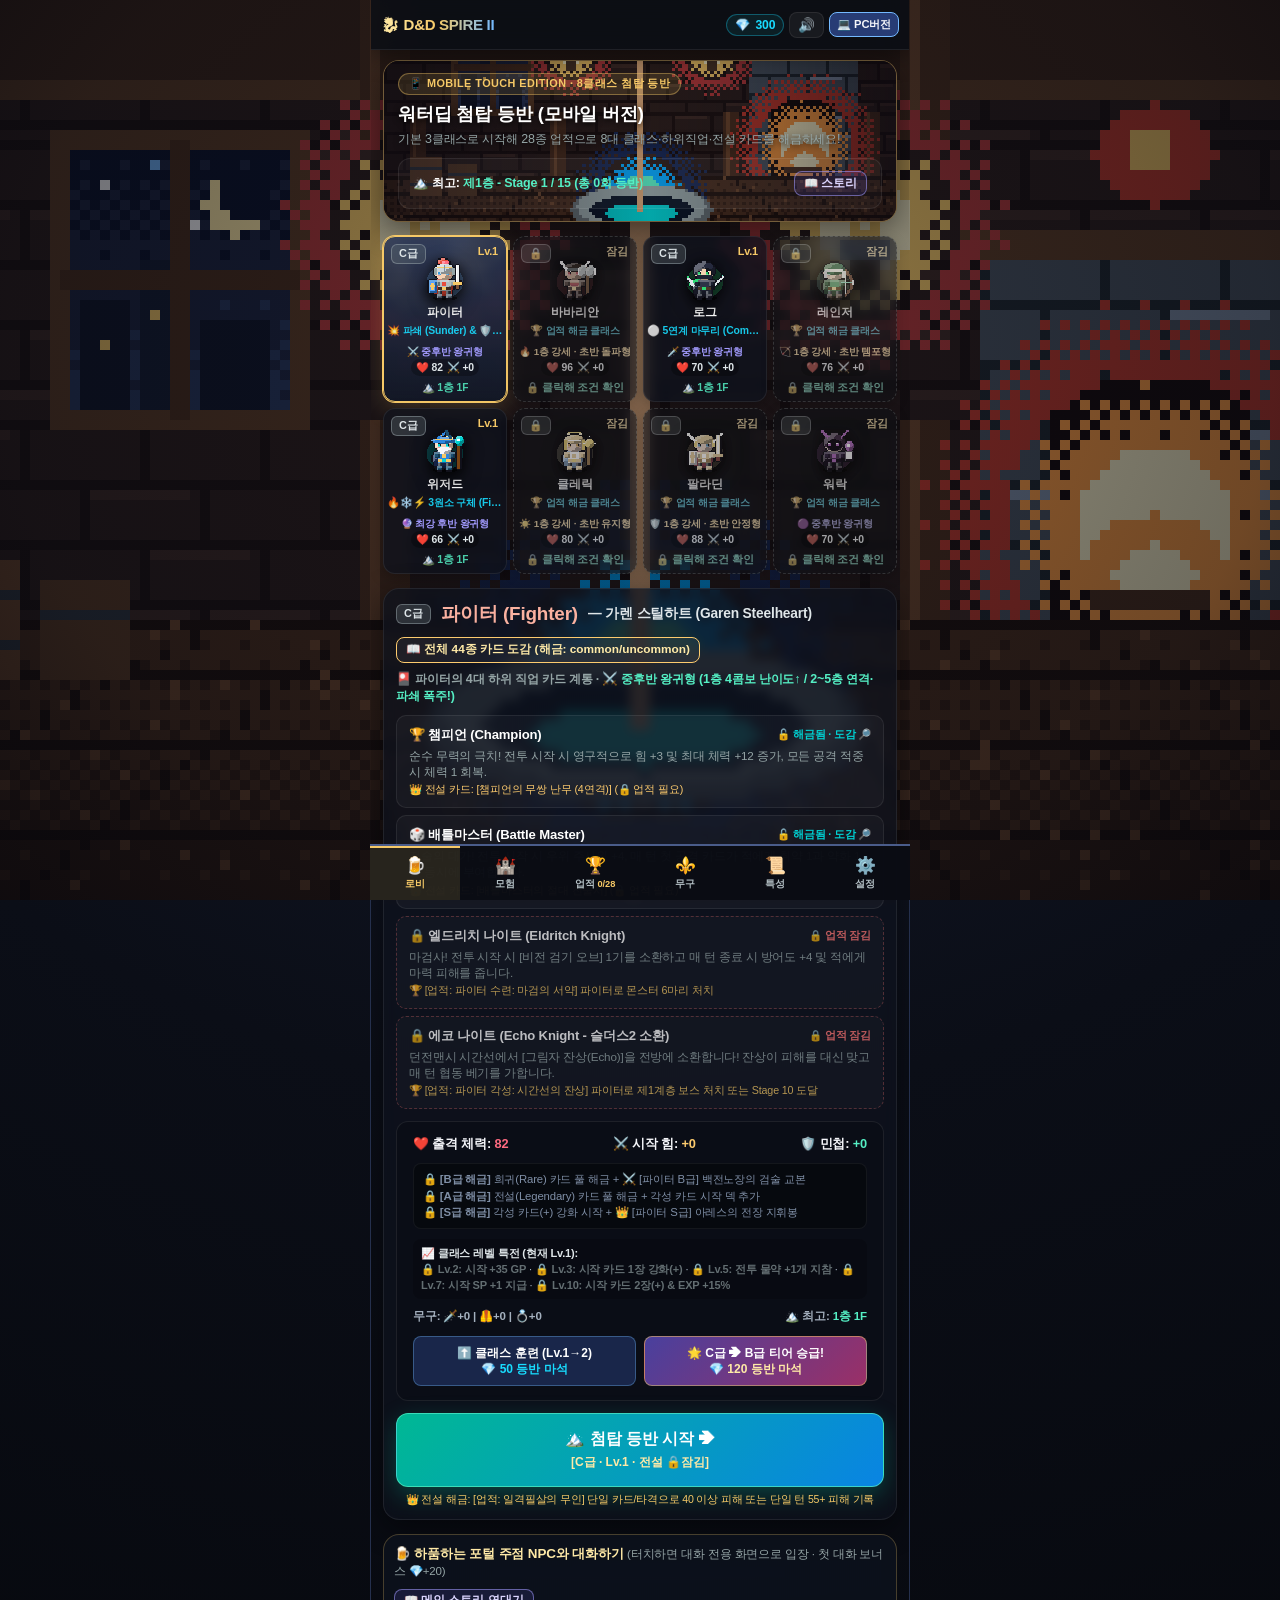
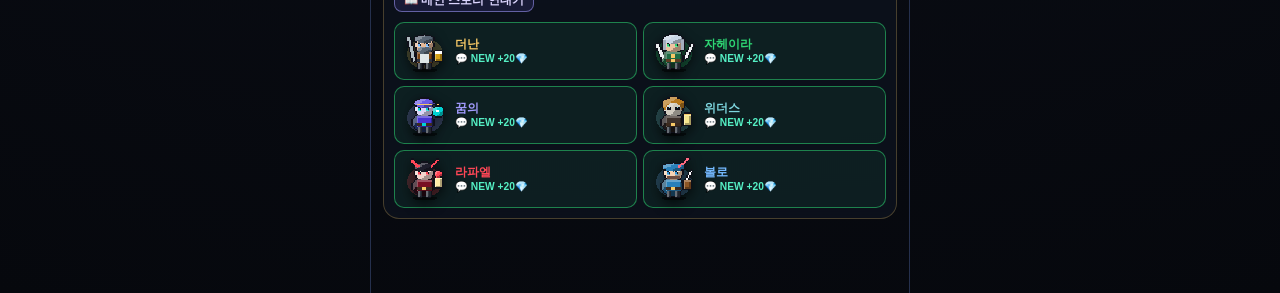
<file: v1/mobile.html>
<!DOCTYPE html>
<html lang="ko">

<head>
  <meta charset="UTF-8" />
  <meta name="viewport" content="width=device-width, initial-scale=1.0, maximum-scale=1.0, user-scalable=no, viewport-fit=cover" />
  <meta name="mobile-web-app-capable" content="yes" />
  <meta name="apple-mobile-web-app-capable" content="yes" />
  <meta name="apple-mobile-web-app-status-bar-style" content="black-translucent" />
  <meta name="apple-mobile-web-app-title" content="D&D SPIRE II" />
  <meta name="theme-color" content="#0b0d14" />
  <link rel="manifest" href="manifest-mobile.webmanifest" />
  <link rel="icon" type="image/png" sizes="192x192" href="icons/icon-192.png" />
  <link rel="apple-touch-icon" sizes="180x180" href="icons/apple-touch-icon.png" />
  <title>D&D 5E SPIRE II [MOBILE EDITION]</title>
  <link rel="stylesheet" href="style.css?v=12" />
  <link rel="stylesheet" href="mobile.css?v=12" />
</head>

<body class="mobile-edition">
  <!-- DYNAMIC PIXEL-ART WORLD BACKDROP (Lobby Tavern / 20 Boss-Themed Spire Domains) -->
  <div id="pixel-bg-layer" class="pixel-bg-layer" aria-hidden="true">
    <img id="pixel-bg-img" class="pixel-bg-img" alt="" />
  </div>

  <!-- COMPACT MOBILE TOP HUD -->
  <header id="top-bar" class="top-bar">
    <div class="brand-box" onclick="Game.showHub()">
      <span class="brand-logo">🐉 D&D SPIRE II</span>
      <span class="brand-sub">📱 MOBILE</span>
    </div>

    <div class="global-actions">
      <div class="stat-pill gem-pill" title="보유 마석">
        💎 <span id="hud-gems">1200</span>
      </div>
      <button class="hud-btn btn-pwa-install hidden" onclick="PwaInstaller.install()" title="홈 화면에 앱 설치">
        📲 앱 설치
      </button>
      <button class="hud-btn btn-sfx-toggle" onclick="Game.toggleSound()" title="효과음 켜기/끄기">
        🔊
      </button>
      <a href="index.html?force=pc" class="hud-btn pc-switch-btn" title="PC 와이드 버전으로 전환">
        💻 PC버전
      </a>
    </div>
  </header>

  <!-- MOBILE IN-RUN STATUS STRIP (Sticky below top-bar during dungeon run) -->
  <div id="run-status-bar" class="run-status-bar mobile-run-strip hidden">
    <div class="stat-pill hp-pill">❤️ <span id="hud-hp">80/80</span></div>
    <div class="stat-pill lv-pill" onclick="Game.openRunStatModal()">
      ⭐Lv.<span id="hud-run-lv">1</span> (<span id="hud-run-exp">0/100</span>)
      <span id="hud-sp-badge" class="sp-alert-badge hidden">SP+<span id="hud-run-sp">0</span></span>
    </div>
    <div class="stat-pill gold-pill">🪙 <span id="hud-gold">99</span></div>
    <div class="stat-pill floor-pill">🏰 <span id="hud-floor">1-1/15</span></div>
    <button id="btn-view-deck" class="hud-btn hidden" onclick="Game.openDeckModal('all')">
      🎴덱(<span id="hud-deck-count">10</span>)
    </button>
    <div id="hud-relics" class="hud-relics"></div>
    <div id="hud-potions" class="hud-potions"></div>
  </div>

  <!-- MAIN SCREEN CONTAINER -->
  <main id="app-container">

    <!-- 1. MOBILE HUB SCREEN -->
    <section id="screen-hub" class="screen active">
      <div class="hub-hero">
        <img id="lobby-bg-img" class="scene-banner-img" alt="" aria-hidden="true" />
        <div class="hub-header-text">
          <span class="badge-tag">📱 MOBILE TOUCH EDITION · 8클래스 첨탑 등반</span>
          <h1>워터딥 첨탑 등반 (모바일 버전)</h1>
          <p>기본 3클래스로 시작해 28종 업적으로 8대 클래스·하위직업·전설 카드를 해금하세요!</p>
        </div>
        <div class="mech-box" style="text-align:center; display:flex; align-items:center; justify-content:space-between; gap:8px;">
          <h4 style="margin:0; font-size:0.78rem;">🏔️ 최고: <span id="hub-best-record" style="color:#55efc4;">제1층 - Stage 1/15</span></h4>
          <button class="hud-btn btn-story-hud" style="padding:4px 9px; font-size:0.72rem;" onclick="Game.openStoryChronicleModal()">📖 스토리</button>
        </div>
      </div>

      <!-- Continue Saved Run Banner -->
      <div id="continue-run-banner" class="continue-run-banner hidden"></div>

      <!-- 8 Classes (2x4 Mobile Touch Grid) -->
      <div id="hub-char-grid" class="hub-char-grid"></div>

      <!-- Selected Class Subclass Picker + Growth + Start Button -->
      <div id="hub-selected-panel" class="hub-selected-panel"></div>

      <!-- Yawning Portal Tavern NPCs Interactive Talk Bar -->
      <div id="hub-npc-bar" class="hub-npc-bar"></div>
    </section>

    <!-- 2. MOBILE 5-ACT x 30-STAGE DUNGEON MAP -->
    <section id="screen-map" class="screen">
      <div class="map-container">
        <div class="map-theme-banner">
          <img id="map-bg-img" class="scene-banner-img" alt="" aria-hidden="true" />
          <div class="map-theme-banner-overlay">
            <span id="map-theme-badge" class="theme-pill-badge">🎨 1층 · 언더마운틴</span>
          </div>
        </div>
        <div class="map-header">
          <div>
            <h2 id="map-act-title">🏰 제1계층: 언더마운틴 입구</h2>
            <p id="map-act-subtitle">스테이지 선택지를 터치해 전진하세요!</p>
          </div>
          <button class="btn-primary" onclick="Game.openRunStatModal()">
            📈 능력치 분배 (SP: <span id="map-sp-count">0</span>)
          </button>
        </div>
        <div id="map-act-progress-bar" class="map-act-progress-bar"></div>
        <div id="map-nodes-wrapper" class="map-nodes-wrapper"></div>
      </div>
    </section>

    <!-- 3. MOBILE COMBAT ARENA (Vertical Stack: Enemies Top -> Player/Summon Mid -> Swipe Hand Bottom) -->
    <section id="screen-combat" class="screen">
      <div class="combat-arena">
        <div class="combat-top-banner">
          <div id="combat-turn-label" class="turn-indicator">R1</div>
          <div id="combat-stance-badge" class="stance-badge">평정</div>
          <button id="combat-sp-btn" class="btn-sp-inline hidden" onclick="Game.openRunStatModal()">
            🆙 SP분배
          </button>
        </div>
        <div id="combat-log-ticker" class="combat-log-ticker mobile-ticker">카드를 터치해 몬스터를 공격하세요!</div>

        <!-- Battlefield Vertical Stack on Mobile -->
        <div class="battlefield-row">
          <img id="battlefield-bg-img" class="battlefield-bg-img" alt="" aria-hidden="true" />
          <div id="combat-theme-badge" class="theme-pill-badge combat-theme-pill">🏰 1층 · 언더마운틴</div>
          <!-- Enemies at Top on Mobile for natural thumb reach below -->
          <div id="enemies-zone" class="enemies-zone"></div>

          <!-- Player & Summon Companion below enemies -->
          <div class="allies-zone">
            <div id="player-unit-card" class="unit-card player-unit">
              <div id="player-avatar-box" class="unit-avatar"></div>
              <div class="unit-name-row">
                <span id="combat-player-name" class="unit-name">파이터</span>
                <span id="player-block-badge" class="block-badge hidden">🛡️ 0</span>
              </div>
              <div class="hp-bar-outer">
                <div id="player-hp-fill" class="hp-bar-fill"></div>
                <span id="player-hp-text" class="hp-bar-text">80 / 80</span>
              </div>
              <div id="player-buffs-row" class="buffs-row"></div>
            </div>

            <div id="companion-zone" class="companion-zone"></div>
          </div>
        </div>

        <!-- Mobile Combat Controls Bar + Horizontal Touch Card Hand -->
        <div class="combat-bottom-hud">
          <div class="mobile-combat-bar">
            <div class="energy-orb">
              <div class="energy-val">⚡ <span id="combat-energy">3</span>/<span id="combat-max-energy">3</span></div>
              <div class="energy-lbl">행동력(AP)</div>
            </div>

            <div id="secondary-resource-box" class="secondary-orb" onclick="Game.triggerSecondaryBurst()">
              <div class="sec-icon" id="sec-res-icon">⚔️</div>
              <div class="sec-info">
                <span id="sec-res-name" class="sec-name">주사위</span>
                <span id="sec-res-val" class="sec-val">0</span>
              </div>
              <div id="sec-burst-hint" class="sec-burst-hint">5+ 터치!</div>
            </div>

            <button class="pile-btn draw-pile-btn" onclick="Game.openDeckModal('draw')">
              📘<span id="draw-pile-count">5</span>
            </button>
            <button class="pile-btn discard-pile-btn" onclick="Game.openDeckModal('discard')">
              📕<span id="discard-pile-count">0</span>
            </button>

            <button id="btn-end-turn" class="btn-end-turn" onclick="Game.endPlayerTurn()">
              턴 종료 ⏭️
            </button>
          </div>

          <!-- Horizontal Touch-Scrollable Card Hand -->
          <div id="hand-container" class="hand-container"></div>
        </div>
      </div>
    </section>

    <!-- 4. REST SITE -->
    <section id="screen-rest" class="screen">
      <div class="event-panel">
        <h2>🏕️ 야영지 긴 휴식 & 마법부여</h2>
        <p class="event-desc">체력을 회복하거나 카드를 단련(+)하고 비전 룬을 각인하세요.</p>
        <div class="rest-options-grid">
          <div class="rest-option-card" onclick="Game.doRestHeal()">
            <div class="rest-icon">❤️‍🩹</div>
            <h3>긴 휴식 (Long Rest)</h3>
            <p>최대 체력의 30%를 회복합니다.</p>
          </div>
          <div class="rest-option-card" onclick="Game.openUpgradeModal(false)">
            <div class="rest-icon">⚒️</div>
            <h3>주문/무기술 단련 (+)</h3>
            <p>덱의 카드 1장을 선택해 영구 강화(+)</p>
          </div>
          <div class="rest-option-card" onclick="Game.openUpgradeModal(true)">
            <div class="rest-icon">🔮</div>
            <h3>고대 비전 룬 각인</h3>
            <p>카드 1장에 [산성/가속/방호/흡혈] 룬 + 강화(+) 부여</p>
          </div>
          <div class="rest-option-card rest-skip-card" onclick="Game.skipRest()">
            <div class="rest-icon">🚶</div>
            <h3>야영지 지나가기</h3>
            <p>휴식이나 단련 없이 다음 스테이지로 이동</p>
          </div>
        </div>
      </div>
    </section>

    <!-- 5. SHOP SCREEN -->
    <section id="screen-shop" class="screen">
      <div class="shop-panel">
        <div class="shop-header">
          <h2>💰 방랑 마법 상점</h2>
          <button class="btn-primary" onclick="Game.leaveNodeToMap()">지도 복귀 ➔</button>
        </div>
        <div class="shop-section">
          <h3>🎴 주문서 & 무기술 카드</h3>
          <div id="shop-cards-row" class="shop-cards-row"></div>
        </div>
        <div class="shop-bottom-row">
          <div class="shop-section">
            <h3>🏆 마법 물품 & 🧪 물약</h3>
            <div id="shop-items-row" class="shop-items-row"></div>
          </div>
          <div class="shop-section">
            <h3>🛠️ 마법 공방 서비스</h3>
            <div class="shop-services-col">
              <button id="btn-shop-remove" class="shop-service-btn" onclick="Game.openRemoveCardModal()">
                🗑️ 카드 제거 [상점당 1회] (75 GP)
              </button>
              <button id="btn-shop-mutate" class="shop-service-btn" onclick="Game.shopMutateService()">
                🔮 카드 강화 + 룬 각인 [상점당 1회] (70 GP)
              </button>
            </div>
          </div>
        </div>
      </div>
    </section>

    <!-- 6. EVENT SCREEN -->
    <section id="screen-event" class="screen">
      <div class="event-panel">
        <div id="event-npc-portrait" class="event-npc-portrait hidden"></div>
        <h2 id="event-title">🎲 고대 제단 조우</h2>
        <p id="event-desc" class="event-desc"></p>
        <div id="event-choices" class="event-choices"></div>
      </div>
    </section>

    <!-- 7. DEDICATED VISUAL-NOVEL DIALOGUE & MAIN STORY SCREEN -->
    <section id="screen-story" class="screen">
      <div class="story-theater-wrap">
        <div class="story-stage">
          <img id="story-stage-bg" class="story-stage-bg" alt="" aria-hidden="true" />
          <div class="story-stage-header">
            <div>
              <span id="story-stage-chapter" class="story-chap-pill">제1막</span>
              <h2 id="story-stage-title">하품하는 포털 주점</h2>
            </div>
            <div style="display:flex; gap:6px; align-items:center;">
              <span id="story-progress-pill" class="story-prog-pill">1/5</span>
              <button class="hud-btn" style="padding:3px 8px; font-size:0.7rem;" onclick="Game.finishStoryScene()">스킵 ⏭️</button>
            </div>
          </div>
          <div class="story-actors-row">
            <div id="story-hero-slot" class="story-actor-slot actor-left"></div>
            <div id="story-npc-slot" class="story-actor-slot actor-right"></div>
          </div>
        </div>
        <div class="story-dialogue-box">
          <div class="story-dialogue-head">
            <strong id="story-speaker-badge">🍺 더난</strong>
            <span id="story-faction-tag">워터딥 주점 주인</span>
          </div>
          <p id="story-dialogue-text" class="story-dialogue-text"></p>
          <div id="story-choices-row" class="story-choices-row"></div>
          <div class="story-controls-row">
            <button id="story-next-btn" class="btn-primary" style="width:100%;" onclick="Game.advanceStoryDialogue()">다음 대사 ➔</button>
          </div>
        </div>
      </div>
    </section>
  </main>

  <!-- MOBILE BOTTOM NAVIGATION DOCK (6 Tabs: Lobby / Run / Achievements / Gear / Feats / Settings) -->
  <nav class="mobile-bottom-nav" style="grid-template-columns: repeat(6, minmax(0, 1fr));">
    <button data-nav="hub" class="nav-active" onclick="Game.showHub()"><span>🍺</span><span>로비</span></button>
    <button data-nav="run" onclick="Game.returnToActiveRun()"><span>🏰</span><span>모험</span></button>
    <button data-nav="ach" onclick="Game.openAchievementsModal('all')"><span>🏆</span><span>업적 <em id="mobile-ach-count" style="font-style:normal; font-size:0.58rem; color:#f6c967;">0/28</em></span></button>
    <button data-nav="gear" onclick="Game.openGearModal()"><span>⚜️</span><span>무구</span></button>
    <button data-nav="mastery" onclick="Game.openMasteryModal()"><span>📜</span><span>특성</span></button>
    <button data-nav="settings" onclick="Game.openSettingsModal()"><span>⚙️</span><span>설정</span></button>
  </nav>

  <!-- SHARED MODALS -->
  <div id="modal-gear" class="modal-backdrop hidden">
    <div class="modal-box">
      <div class="modal-header">
        <h2>⚜️ D&D 마법 무구 & 대장간</h2>
        <button class="btn-close" onclick="Game.closeGearModal()">✕</button>
      </div>
      <div id="gear-slots-summary" class="gear-slots-summary"></div>
      <div id="gear-list-grid" class="gear-list-grid"></div>
    </div>
  </div>

  <div id="modal-mastery" class="modal-backdrop hidden">
    <div class="modal-box">
      <div class="modal-header">
        <h2>📜 D&D 5판 특성 (Feats)</h2>
        <button class="btn-close" onclick="Game.closeMasteryModal()">✕</button>
      </div>
      <div id="mastery-grid" class="mastery-grid"></div>
    </div>
  </div>

  <div id="modal-run-stats" class="modal-backdrop hidden">
    <div class="modal-box">
      <div class="modal-header">
        <h2>📈 능력치 상승 (SP: <span id="modal-sp-val">0</span>)</h2>
        <button class="btn-close" onclick="Game.closeRunStatModal()">✕</button>
      </div>
      <div id="run-stat-buttons" class="run-stat-grid"></div>
    </div>
  </div>

  <div id="modal-reward" class="modal-backdrop hidden">
    <div class="modal-box reward-modal-box">
      <h2>🏆 전투 승리! 전리품 카드 선택</h2>
      <p id="reward-summary-text" class="reward-sub"></p>
      <h3>덱에 추가할 새로운 주문/무기술 카드를 1장 선택하세요:</h3>
      <div id="reward-cards-row" class="reward-cards-row"></div>
      <div class="reward-footer" style="margin-top:10px; text-align:center;">
        <button class="btn-secondary" onclick="Game.skipCardReward()">건너뛰기 (+25 GP) ➔</button>
      </div>
    </div>
  </div>

  <div id="modal-deck" class="modal-backdrop hidden">
    <div class="modal-box deck-modal-box">
      <div class="modal-header">
        <h2 id="deck-modal-title">🎴 보유 카드</h2>
        <button class="btn-close" onclick="Game.closeDeckModal()">✕</button>
      </div>
      <p id="deck-modal-subtitle" class="gacha-sub"></p>
      <div id="deck-modal-grid" class="deck-modal-grid"></div>
    </div>
  </div>

  <div id="modal-gameover" class="modal-backdrop hidden">
    <div class="modal-box gameover-modal-box">
      <h2 id="gameover-title">👑 모험 종료</h2>
      <p id="gameover-desc"></p>
      <div class="gameover-actions" style="margin-top:16px;">
        <button class="btn-primary" onclick="Game.closeGameOverAndHub()">주점 로비로 귀환</button>
      </div>
    </div>
  </div>

  <!-- D20 FATE ROLL MODAL -->
  <div id="modal-d20" class="modal-backdrop hidden">
    <div class="modal-box d20-modal-box">
      <h2 id="d20-modal-title">🎲 D20 운명 판정</h2>
      <div class="d20-die-stage">
        <div id="d20-die-number" class="d20-die-face">20</div>
      </div>
      <div id="d20-dc-badge" class="d20-dc-badge">DC 12 — 판정 성공!</div>
      <p id="d20-outcome-desc" class="d20-outcome-desc"></p>
      <button class="btn-primary" style="margin-top:14px; width:100%;" onclick="Game.closeD20Modal()">계속 전진 ➔</button>
    </div>
  </div>

  <!-- ACHIEVEMENTS & UNLOCKS MODAL -->
  <div id="modal-achievements" class="modal-backdrop hidden">
    <div class="modal-box ach-modal-box">
      <div class="modal-header">
        <h2>🏆 업적 & 해금 도감</h2>
        <button class="btn-close" onclick="Game.closeAchievementsModal()">✕</button>
      </div>
      <div id="achievements-summary" class="ach-summary-box"></div>
      <div id="achievements-tabs" class="ach-tabs-row">
        <button class="ach-tab-btn active" data-tab="all" onclick="Game.renderAchievementsModal('all')">전체</button>
        <button class="ach-tab-btn" data-tab="class" onclick="Game.renderAchievementsModal('class')">🧑 클래스(5)</button>
        <button class="ach-tab-btn" data-tab="subclass" onclick="Game.renderAchievementsModal('subclass')">🎴 하위직업(16)</button>
        <button class="ach-tab-btn" data-tab="legendary" onclick="Game.renderAchievementsModal('legendary')">👑 전설(7)</button>
      </div>
      <div id="achievements-grid" class="ach-grid"></div>
    </div>
  </div>

  <!-- SETTINGS & ACCOUNT RESET MODAL -->
  <div id="modal-settings" class="modal-backdrop hidden">
    <div class="modal-box settings-modal-box">
      <div class="modal-header">
        <h2>⚙️ 게임 설정 & 계정 관리</h2>
        <button class="btn-close" onclick="Game.closeSettingsModal()">✕</button>
      </div>
      <div id="settings-modal-body" class="settings-modal-body"></div>
    </div>
  </div>

  <!-- BALDUR'S GATE 1·2·3 STORY CUT-IN & CHRONICLE MODALS -->
  <div id="modal-story-cutin" class="modal-backdrop hidden">
    <div class="modal-box story-cutin-box">
      <div id="story-cutin-body"></div>
    </div>
  </div>

  <div id="modal-story" class="modal-backdrop hidden">
    <div class="modal-box story-chronicle-box">
      <div class="modal-header">
        <h2>📖 발더스 게이트 연대기</h2>
        <button class="btn-close" onclick="Game.closeStoryChronicleModal()">✕</button>
      </div>
      <div id="story-chronicle-body"></div>
    </div>
  </div>

  <!-- PERSISTENT GPU CANVAS PARTICLES & FLOATING VFX OVERLAY -->
  <canvas id="vfx-canvas" class="vfx-canvas"></canvas>
  <div id="vfx-layer" class="vfx-layer"></div>

  <!-- NON-BLOCKING IN-GAME TOAST STACK -->
  <div id="toast-container" class="toast-container"></div>

  <script src="data.js?v=12"></script>
  <script src="story.js?v=12"></script>
  <script src="sprites.js?v=12"></script>
  <script src="backgrounds.js?v=12"></script>
  <script src="card_art.js?v=12"></script>
  <script src="achievements.js?v=12"></script>
  <script src="game.js?v=12"></script>
  <script src="pwa.js?v=12"></script>
</body>

</html>
</file>
<file: style.css>
/* ============================================================================
   D&D 5E SPIRE II: TALES OF UNDERMOUNTAIN - MODERN SLEEK UI STYLESHEET
   Clean Dark Fantasy Glassmorphism · Crisp Typography · High-Contrast Cards
   ============================================================================ */

:root {
  --bg-dark: #090b10;
  --bg-panel: rgba(18, 22, 34, 0.88);
  --bg-panel-solid: #121622;
  --bg-panel-light: rgba(28, 35, 54, 0.78);
  --bg-elevated: rgba(36, 45, 68, 0.65);
  --border-subtle: rgba(255, 255, 255, 0.08);
  --border-glow: rgba(116, 185, 255, 0.25);
  --accent-gold: #f6c967;
  --accent-crimson: #ff5263;
  --accent-cyan: #2ed573;
  --accent-teal: #18dcff;
  --accent-purple: #c56cf0;
  --accent-green: #2ed573;
  --text-main: #f5f6fa;
  --text-muted: #95a5a6;
  --shadow-soft: 0 8px 30px rgba(0, 0, 0, 0.45);
  --shadow-card: 0 10px 24px rgba(0, 0, 0, 0.55);
  --radius-lg: 16px;
  --radius-md: 12px;
  --radius-sm: 8px;
}

* {
  box-sizing: border-box;
  margin: 0;
  padding: 0;
  user-select: none;
}

/* Custom Sleek Scrollbar */
::-webkit-scrollbar {
  width: 6px;
  height: 6px;
}

::-webkit-scrollbar-track {
  background: rgba(10, 12, 20, 0.4);
}

::-webkit-scrollbar-thumb {
  background: rgba(116, 185, 255, 0.25);
  border-radius: 99px;
}

::-webkit-scrollbar-thumb:hover {
  background: rgba(246, 201, 103, 0.55);
}

body {
  font-family: 'Pretendard', -apple-system, BlinkMacSystemFont, 'Malgun Gothic', 'Apple SD Gothic Neo', sans-serif;
  background: radial-gradient(circle at 50% 0%, #192138 0%, #0b0e17 55%, #06080d 100%);
  color: var(--text-main);
  min-height: 100vh;
  overflow-x: hidden;
  display: flex;
  flex-direction: column;
  letter-spacing: -0.01em;
}

.hidden {
  display: none !important;
}

/* --- TOP HUD BAR --- */
.top-bar {
  height: 58px;
  background: rgba(10, 13, 21, 0.85);
  backdrop-filter: blur(14px);
  -webkit-backdrop-filter: blur(14px);
  border-bottom: 1px solid var(--border-subtle);
  display: flex;
  align-items: center;
  justify-content: space-between;
  padding: 0 22px;
  position: sticky;
  top: 0;
  z-index: 100;
  box-shadow: 0 4px 24px rgba(0, 0, 0, 0.5);
}

.brand-box {
  display: flex;
  align-items: center;
  gap: 10px;
  cursor: pointer;
  transition: opacity 0.15s;
}

.brand-box:hover {
  opacity: 0.88;
}

.brand-logo {
  font-size: 1.12rem;
  font-weight: 900;
  letter-spacing: -0.02em;
  background: linear-gradient(90deg, #ffeaa7 0%, #f6c967 50%, #74b9ff 100%);
  -webkit-background-clip: text;
  -webkit-text-fill-color: transparent;
}

.brand-sub {
  font-size: 0.66rem;
  background: rgba(246, 201, 103, 0.12);
  border: 1px solid rgba(246, 201, 103, 0.3);
  color: var(--accent-gold);
  padding: 2px 9px;
  border-radius: 99px;
  font-weight: 700;
  letter-spacing: 0.03em;
}

.run-status-bar {
  display: flex;
  align-items: center;
  gap: 8px;
}

.stat-pill {
  background: rgba(255, 255, 255, 0.04);
  border: 1px solid var(--border-subtle);
  padding: 5px 12px;
  border-radius: 99px;
  font-weight: 700;
  font-size: 0.82rem;
  display: flex;
  align-items: center;
  gap: 6px;
  transition: all 0.15s ease;
}

.hp-pill {
  color: #ff7675;
  border-color: rgba(255, 82, 99, 0.32);
  background: rgba(255, 82, 99, 0.08);
}

.lv-pill {
  color: #ffeaa7;
  border-color: rgba(246, 201, 103, 0.35);
  background: rgba(246, 201, 103, 0.08);
  cursor: pointer;
}

.lv-pill:hover {
  border-color: var(--accent-gold);
  background: rgba(246, 201, 103, 0.16);
}

.gold-pill {
  color: #ffd32a;
  border-color: rgba(255, 211, 42, 0.28);
  background: rgba(255, 211, 42, 0.07);
}

.floor-pill {
  color: #74b9ff;
  border-color: rgba(116, 185, 255, 0.3);
  background: rgba(116, 185, 255, 0.08);
}

.gem-pill {
  color: #18dcff;
  border-color: rgba(24, 220, 255, 0.32);
  background: rgba(24, 220, 255, 0.08);
}

.sp-alert-badge {
  background: var(--accent-crimson);
  color: #fff;
  font-size: 0.68rem;
  font-weight: 800;
  padding: 1px 7px;
  border-radius: 99px;
  animation: pulseGlow 1.2s infinite alternate;
}

.hud-relics,
.hud-potions {
  display: flex;
  align-items: center;
  gap: 5px;
}

.relic-chip,
.potion-chip {
  width: 30px;
  height: 30px;
  border-radius: 8px;
  background: rgba(255, 255, 255, 0.06);
  border: 1px solid var(--border-subtle);
  display: flex;
  align-items: center;
  justify-content: center;
  font-size: 1rem;
  cursor: pointer;
  transition: all 0.15s ease;
}

.potion-chip {
  border-color: rgba(46, 213, 115, 0.45);
  background: rgba(46, 213, 115, 0.12);
}

.relic-chip:hover,
.potion-chip:hover {
  transform: translateY(-2px);
  border-color: var(--accent-gold);
  background: rgba(246, 201, 103, 0.15);
}

.global-actions {
  display: flex;
  align-items: center;
  gap: 8px;
}

.hud-btn {
  background: rgba(255, 255, 255, 0.05);
  color: var(--text-main);
  border: 1px solid var(--border-subtle);
  padding: 6px 12px;
  border-radius: var(--radius-sm);
  font-weight: 700;
  font-size: 0.8rem;
  cursor: pointer;
  transition: all 0.18s ease;
}

.hud-btn:hover {
  background: rgba(255, 255, 255, 0.11);
  border-color: rgba(246, 201, 103, 0.6);
  transform: translateY(-1px);
}

.danger-btn {
  border-color: rgba(255, 82, 99, 0.4);
  color: #ff9ff3;
}

.danger-btn:hover {
  background: rgba(255, 82, 99, 0.18);
  border-color: var(--accent-crimson);
}

/* --- SCREENS --- */
#app-container {
  position: relative;
  z-index: 2;
  flex: 1;
  display: flex;
  flex-direction: column;
  max-width: 1440px;
  width: 100%;
  margin: 0 auto;
}

.screen {
  display: none;
  flex: 1;
  padding: 16px 24px;
}

.screen.active {
  display: flex;
  flex-direction: column;
}

/* --- 1. HUB: 8 CLASSES GRID & 4 SUBCLASSES PICKER --- */
.hub-hero {
  display: flex;
  justify-content: space-between;
  align-items: center;
  background: linear-gradient(135deg, rgba(25, 32, 52, 0.85) 0%, rgba(15, 19, 31, 0.92) 100%);
  border: 1px solid var(--border-subtle);
  border-radius: var(--radius-lg);
  padding: 16px 24px;
  margin-bottom: 14px;
  box-shadow: var(--shadow-soft);
}

.badge-tag {
  display: inline-block;
  background: rgba(246, 201, 103, 0.12);
  border: 1px solid rgba(246, 201, 103, 0.4);
  color: var(--accent-gold);
  font-size: 0.68rem;
  font-weight: 800;
  letter-spacing: 0.04em;
  padding: 3px 10px;
  border-radius: 99px;
  margin-bottom: 6px;
}

.hub-header-text h1 {
  font-size: 1.35rem;
  font-weight: 800;
  margin-bottom: 4px;
  color: #fff;
}

.hub-header-text p {
  color: var(--text-muted);
  font-size: 0.84rem;
  line-height: 1.45;
}

/* 8 Classes Grid */
.hub-char-grid {
  display: grid;
  grid-template-columns: repeat(8, 1fr);
  gap: 10px;
  margin-bottom: 14px;
}

.char-roster-card {
  background: var(--bg-panel);
  border: 1px solid var(--border-subtle);
  border-radius: var(--radius-md);
  padding: 12px 10px 10px;
  display: flex;
  flex-direction: column;
  align-items: center;
  text-align: center;
  cursor: pointer;
  position: relative;
  transition: all 0.2s cubic-bezier(0.16, 1, 0.3, 1);
  box-shadow: 0 4px 14px rgba(0, 0, 0, 0.25);
}

.char-roster-card:hover {
  transform: translateY(-3px);
  border-color: rgba(116, 185, 255, 0.45);
  background: rgba(28, 36, 58, 0.92);
}

.char-roster-card.selected {
  border-color: var(--accent-gold);
  background: linear-gradient(180deg, rgba(44, 56, 88, 0.85) 0%, rgba(19, 24, 38, 0.95) 100%);
  box-shadow: 0 0 0 1px var(--accent-gold), 0 8px 24px rgba(246, 201, 103, 0.18);
}

.rank-badge {
  font-size: 0.68rem;
  font-weight: 800;
  padding: 2px 7px;
  border-radius: 6px;
  letter-spacing: 0.02em;
}

.rank-C {
  background: rgba(99, 110, 114, 0.35);
  color: #dfe6e9;
  border: 1px solid rgba(178, 190, 195, 0.4);
}

.rank-B {
  background: rgba(9, 132, 227, 0.28);
  color: #74b9ff;
  border: 1px solid rgba(116, 185, 255, 0.5);
}

.rank-A {
  background: rgba(142, 68, 173, 0.32);
  color: #e056fd;
  border: 1px solid rgba(224, 86, 253, 0.5);
}

.rank-S {
  background: linear-gradient(135deg, rgba(243, 156, 18, 0.4), rgba(214, 48, 49, 0.4));
  color: #ffeaa7;
  border: 1px solid #ffeaa7;
}

.char-rarity-badge {
  position: absolute;
  top: 7px;
  left: 7px;
}

.char-star-badge {
  position: absolute;
  top: 8px;
  right: 8px;
  font-size: 0.68rem;
  font-weight: 800;
  color: var(--accent-gold);
}

.char-avatar-wrap {
  width: 82px;
  height: 82px;
  margin: 12px 0 6px;
  display: flex;
  align-items: center;
  justify-content: center;
  filter: drop-shadow(0 4px 8px rgba(0, 0, 0, 0.45));
}

.char-svg {
  width: 100%;
  height: 100%;
}

.char-roster-card h3 {
  font-size: 0.9rem;
  font-weight: 800;
  margin-bottom: 3px;
  color: #fff;
}

.char-archetype {
  font-size: 0.68rem;
  color: var(--accent-teal);
  font-weight: 600;
  margin-bottom: 6px;
  opacity: 0.9;
}

.char-roster-stats {
  display: flex;
  gap: 8px;
  font-size: 0.72rem;
  color: #dfe6e9;
  background: rgba(0, 0, 0, 0.28);
  padding: 3px 8px;
  border-radius: 99px;
  font-weight: 600;
}

.char-roster-best {
  font-size: 0.66rem;
  color: #55efc4;
  margin-top: 5px;
  font-weight: 600;
  opacity: 0.85;
}

/* Hub Bottom Panel */
.hub-selected-panel {
  background: var(--bg-panel);
  border: 1px solid var(--border-subtle);
  border-radius: var(--radius-lg);
  padding: 18px 22px;
  display: grid;
  grid-template-columns: 1.5fr 1fr auto;
  align-items: center;
  gap: 20px;
  box-shadow: var(--shadow-soft);
}

.selected-info-left h2 {
  font-size: 1.18rem;
  margin-bottom: 8px;
  display: flex;
  align-items: center;
  gap: 10px;
  flex-wrap: wrap;
}

.subclass-picker-title {
  font-size: 0.78rem;
  font-weight: 600;
  color: var(--text-muted);
  margin-bottom: 10px;
}

.subclass-grid {
  display: grid;
  grid-template-columns: repeat(2, 1fr);
  gap: 8px;
}

.subclass-card {
  background: rgba(255, 255, 255, 0.03);
  border: 1px solid var(--border-subtle);
  border-radius: 10px;
  padding: 10px 12px;
  cursor: pointer;
  transition: all 0.16s ease;
}

.subclass-card:hover {
  border-color: rgba(24, 220, 255, 0.45);
  background: rgba(24, 220, 255, 0.05);
  transform: translateY(-1px);
}

.subclass-card h4 {
  font-size: 0.82rem;
  color: #fff;
  margin-bottom: 4px;
  display: flex;
  align-items: center;
  justify-content: space-between;
}

.subclass-card p {
  font-size: 0.73rem;
  color: var(--text-muted);
  line-height: 1.38;
}

.growth-dashboard-box {
  background: rgba(10, 13, 21, 0.55);
  border: 1px solid var(--border-subtle);
  border-radius: var(--radius-md);
  padding: 14px 16px;
  display: flex;
  flex-direction: column;
  gap: 10px;
}

.growth-stat-row {
  display: flex;
  justify-content: space-between;
  font-size: 0.8rem;
  font-weight: 700;
}

.growth-btn-row {
  display: flex;
  gap: 8px;
  margin-top: 2px;
}

.btn-growth-action {
  flex: 1;
  background: rgba(39, 60, 117, 0.55);
  border: 1px solid rgba(116, 185, 255, 0.35);
  color: #fff;
  padding: 8px 10px;
  border-radius: var(--radius-sm);
  font-size: 0.75rem;
  font-weight: 700;
  line-height: 1.35;
  cursor: pointer;
  transition: all 0.16s ease;
}

.btn-growth-action:hover:not(:disabled) {
  background: rgba(64, 115, 158, 0.75);
  border-color: var(--accent-gold);
  transform: translateY(-1px);
}

.btn-growth-action:disabled {
  opacity: 0.45;
  cursor: not-allowed;
}

.btn-growth-action.reawaken {
  background: linear-gradient(135deg, rgba(108, 92, 231, 0.65), rgba(232, 67, 147, 0.65));
  border-color: rgba(246, 201, 103, 0.5);
}

.btn-start-run {
  background: linear-gradient(135deg, #00b894 0%, #0984e3 100%);
  color: #fff;
  border: 1px solid rgba(85, 239, 196, 0.7);
  padding: 18px 26px;
  border-radius: var(--radius-md);
  font-size: 1.05rem;
  font-weight: 800;
  line-height: 1.4;
  cursor: pointer;
  box-shadow: 0 8px 24px rgba(0, 184, 148, 0.3);
  white-space: nowrap;
  transition: all 0.2s ease;
}

.btn-start-run:hover {
  transform: translateY(-2px);
  box-shadow: 0 12px 28px rgba(0, 184, 148, 0.45);
}

/* --- 2. 5-ACT x 30-STAGE DUNGEON MAP --- */
.map-container {
  max-width: 1060px;
  margin: 0 auto;
  width: 100%;
  background: var(--bg-panel);
  border: 1px solid var(--border-subtle);
  border-radius: var(--radius-lg);
  padding: 20px 24px;
  display: flex;
  flex-direction: column;
  max-height: calc(100vh - 96px);
  box-shadow: var(--shadow-soft);
}

.map-header {
  display: flex;
  justify-content: space-between;
  align-items: center;
  margin-bottom: 14px;
  gap: 16px;
}

.map-header h2 {
  font-size: 1.22rem;
  margin-bottom: 4px;
}

.map-header p {
  font-size: 0.82rem;
  color: var(--text-muted);
}

.map-act-progress-bar {
  display: grid;
  grid-template-columns: repeat(5, 1fr);
  gap: 8px;
  margin-bottom: 14px;
}

.act-pill {
  background: rgba(255, 255, 255, 0.03);
  border: 1px solid var(--border-subtle);
  padding: 7px 10px;
  border-radius: var(--radius-sm);
  text-align: center;
  font-size: 0.76rem;
  font-weight: 700;
  color: var(--text-muted);
}

.act-pill.active-act {
  border-color: var(--accent-gold);
  background: rgba(246, 201, 103, 0.12);
  color: var(--accent-gold);
}

.act-pill.cleared-act {
  border-color: rgba(46, 213, 115, 0.4);
  background: rgba(46, 213, 115, 0.07);
  color: #55efc4;
}

.map-nodes-wrapper {
  display: flex;
  flex-direction: column;
  gap: 8px;
  overflow-y: auto;
  padding-right: 6px;
  flex: 1;
}

.map-floor-row {
  display: flex;
  align-items: center;
  justify-content: space-between;
  background: rgba(10, 13, 21, 0.45);
  border: 1px solid var(--border-subtle);
  padding: 10px 18px;
  border-radius: 10px;
  transition: all 0.15s;
}

.map-floor-row.current-floor {
  border: 1px solid var(--accent-gold);
  background: rgba(246, 201, 103, 0.08);
  box-shadow: 0 0 20px rgba(246, 201, 103, 0.14);
}

.floor-label {
  font-weight: 800;
  color: #74b9ff;
  width: 135px;
  font-size: 0.8rem;
  letter-spacing: 0.02em;
}

.floor-nodes-group {
  display: flex;
  justify-content: center;
  gap: 12px;
  flex: 1;
  flex-wrap: wrap;
}

.map-node-btn {
  background: rgba(255, 255, 255, 0.03);
  border: 1px solid var(--border-subtle);
  color: var(--text-muted);
  padding: 8px 16px;
  border-radius: var(--radius-sm);
  font-weight: 700;
  font-size: 0.82rem;
  display: flex;
  align-items: center;
  gap: 6px;
  cursor: not-allowed;
  opacity: 0.45;
  transition: all 0.18s ease;
}

.map-node-btn.available {
  cursor: pointer;
  opacity: 1;
  color: #fff;
  border-color: rgba(246, 201, 103, 0.75);
  background: linear-gradient(135deg, rgba(39, 60, 117, 0.85), rgba(25, 42, 86, 0.92));
  box-shadow: 0 4px 14px rgba(0, 0, 0, 0.35);
}

.map-node-btn.available:hover {
  transform: translateY(-2px);
  border-color: #fff;
  background: linear-gradient(135deg, #37529c, #233a75);
  box-shadow: 0 6px 18px rgba(246, 201, 103, 0.28);
}

.map-node-btn.completed {
  opacity: 0.35;
  border-color: rgba(46, 213, 115, 0.35);
  text-decoration: line-through;
}

@keyframes pulseGlow {
  from {
    box-shadow: 0 0 6px rgba(246, 201, 103, 0.25);
  }

  to {
    box-shadow: 0 0 16px rgba(246, 201, 103, 0.7);
  }
}

/* --- 3. COMBAT ARENA --- */
.combat-arena {
  flex: 1;
  display: flex;
  flex-direction: column;
  justify-content: space-between;
  gap: 12px;
}

.combat-top-banner {
  display: flex;
  align-items: center;
  justify-content: space-between;
  background: rgba(14, 18, 29, 0.82);
  border: 1px solid var(--border-subtle);
  padding: 8px 18px;
  border-radius: var(--radius-md);
  gap: 14px;
}

.turn-indicator {
  font-weight: 900;
  color: var(--accent-gold);
  font-size: 0.88rem;
  letter-spacing: 0.05em;
  background: rgba(246, 201, 103, 0.1);
  border: 1px solid rgba(246, 201, 103, 0.3);
  padding: 4px 10px;
  border-radius: 6px;
}

.stance-badge {
  background: rgba(255, 255, 255, 0.05);
  border: 1px solid var(--border-subtle);
  padding: 4px 12px;
  border-radius: 99px;
  font-weight: 700;
  font-size: 0.8rem;
}

.stance-badge.stance-calm {
  background: rgba(9, 132, 227, 0.2);
  border-color: #74b9ff;
  color: #74b9ff;
}

.stance-badge.stance-wrath {
  background: rgba(214, 48, 49, 0.25);
  border-color: #ff7675;
  color: #ff7675;
}

.stance-badge.stance-divinity {
  background: rgba(246, 201, 103, 0.25);
  border-color: #ffeaa7;
  color: #ffeaa7;
}

.combat-log-ticker {
  color: #dfe6e9;
  font-size: 0.85rem;
  font-weight: 600;
  flex: 1;
  text-align: center;
}

.battlefield-row {
  display: flex;
  justify-content: space-between;
  align-items: center;
  padding: 20px 32px;
  min-height: 270px;
  background: radial-gradient(ellipse at 50% 65%, rgba(36, 51, 90, 0.32) 0%, rgba(11, 14, 22, 0.82) 100%);
  border: 1px solid var(--border-subtle);
  border-radius: var(--radius-lg);
  box-shadow: inset 0 0 40px rgba(0, 0, 0, 0.45);
}

.allies-zone,
.enemies-zone {
  display: flex;
  align-items: stretch;
  gap: 16px;
}

.unit-card {
  background: rgba(18, 23, 37, 0.92);
  border: 1px solid rgba(255, 255, 255, 0.12);
  border-radius: var(--radius-md);
  padding: 14px 14px 12px;
  width: 215px;
  display: flex;
  flex-direction: column;
  align-items: center;
  position: relative;
  transition: all 0.2s cubic-bezier(0.16, 1, 0.3, 1);
  box-shadow: 0 8px 24px rgba(0, 0, 0, 0.4);
}

.player-unit {
  border-color: rgba(116, 185, 255, 0.35);
}

.enemy-unit {
  cursor: pointer;
}

.enemy-unit:hover {
  border-color: rgba(255, 82, 99, 0.5);
}

.enemy-unit.targeted {
  border-color: var(--accent-crimson);
  box-shadow: 0 0 0 1px var(--accent-crimson), 0 10px 28px rgba(255, 82, 99, 0.3);
  transform: translateY(-3px);
}

.target-reticle {
  position: absolute;
  top: -10px;
  right: 10px;
  font-size: 0.65rem;
  background: var(--accent-crimson);
  color: #fff;
  padding: 2px 8px;
  border-radius: 99px;
  font-weight: 800;
  letter-spacing: 0.03em;
  box-shadow: 0 2px 8px rgba(255, 82, 99, 0.5);
}

.enemy-intent-bubble {
  width: 100%;
  background: rgba(9, 11, 17, 0.85);
  border: 1px solid rgba(246, 201, 103, 0.45);
  color: #ffeaa7;
  padding: 5px 8px;
  border-radius: 8px;
  font-size: 0.73rem;
  font-weight: 700;
  margin-bottom: 8px;
  text-align: center;
  line-height: 1.3;
}

.unit-avatar {
  width: 76px;
  height: 76px;
  margin-bottom: 8px;
  filter: drop-shadow(0 4px 10px rgba(0, 0, 0, 0.5));
}

.unit-avatar svg {
  width: 100%;
  height: 100%;
}

.unit-name-row {
  display: flex;
  align-items: center;
  justify-content: center;
  flex-wrap: wrap;
  gap: 6px;
  margin-bottom: 8px;
  text-align: center;
}

.unit-name {
  font-weight: 800;
  font-size: 0.84rem;
  color: #fff;
}

.block-badge {
  background: #0984e3;
  color: #fff;
  font-size: 0.72rem;
  font-weight: 800;
  padding: 2px 7px;
  border-radius: 99px;
}

.hp-bar-outer {
  width: 100%;
  height: 16px;
  background: rgba(0, 0, 0, 0.65);
  border-radius: 99px;
  overflow: hidden;
  position: relative;
  border: 1px solid rgba(255, 255, 255, 0.14);
  margin-bottom: 8px;
}

.hp-bar-fill {
  height: 100%;
  background: linear-gradient(90deg, #eb3b5a, #fc5c65);
  transition: width 0.25s ease;
}

.hp-bar-text {
  position: absolute;
  inset: 0;
  display: flex;
  align-items: center;
  justify-content: center;
  font-size: 0.7rem;
  font-weight: 800;
  text-shadow: 0 1px 2px rgba(0, 0, 0, 0.9);
}

.buffs-row {
  display: flex;
  flex-wrap: wrap;
  gap: 4px;
  justify-content: center;
  min-height: 20px;
}

.buff-pill {
  font-size: 0.67rem;
  font-weight: 700;
  padding: 2px 6px;
  border-radius: 5px;
  background: rgba(255, 255, 255, 0.06);
  border: 1px solid rgba(255, 255, 255, 0.12);
  color: #dfe6e9;
}

.companion-zone {
  display: flex;
  flex-direction: column;
  justify-content: center;
  gap: 8px;
}

.summon-unit-card {
  background: linear-gradient(135deg, rgba(64, 24, 98, 0.78), rgba(20, 14, 38, 0.9));
  border: 1px solid rgba(224, 86, 253, 0.55);
  border-radius: var(--radius-md);
  padding: 10px 14px;
  width: 185px;
  text-align: center;
  box-shadow: 0 6px 18px rgba(0, 0, 0, 0.35);
}

.summon-title {
  font-size: 0.8rem;
  font-weight: 800;
  color: #e056fd;
  margin-bottom: 4px;
}

.drone-orbs-container {
  display: flex;
  flex-direction: column;
  gap: 5px;
}

.drone-orb-chip {
  background: rgba(9, 132, 227, 0.16);
  border: 1px solid rgba(24, 220, 255, 0.4);
  padding: 5px 10px;
  border-radius: 99px;
  font-size: 0.73rem;
  font-weight: 700;
  color: #74b9ff;
  display: flex;
  align-items: center;
  gap: 6px;
}

/* --- COMBAT BOTTOM HUD & HAND CARDS --- */
.combat-bottom-hud {
  display: flex;
  align-items: flex-end;
  justify-content: space-between;
  gap: 16px;
}

.resource-orbs-col,
.right-controls-col {
  display: flex;
  flex-direction: column;
  gap: 8px;
  width: 155px;
}

.energy-orb {
  background: linear-gradient(135deg, rgba(9, 132, 227, 0.35) 0%, rgba(25, 42, 86, 0.85) 100%);
  border: 1px solid rgba(116, 185, 255, 0.65);
  border-radius: var(--radius-md);
  padding: 10px 8px;
  text-align: center;
  box-shadow: 0 4px 16px rgba(9, 132, 227, 0.25);
}

.energy-val {
  font-size: 1.32rem;
  font-weight: 900;
  color: #fff;
}

.energy-lbl {
  font-size: 0.68rem;
  color: #74b9ff;
  font-weight: 700;
}

.secondary-orb {
  background: rgba(22, 28, 44, 0.9);
  border: 1px solid rgba(246, 201, 103, 0.45);
  border-radius: var(--radius-md);
  padding: 9px 10px;
  display: flex;
  align-items: center;
  gap: 8px;
  cursor: pointer;
  position: relative;
  transition: all 0.16s ease;
}

.secondary-orb:hover {
  border-color: var(--accent-gold);
}

.secondary-orb.ready-burst {
  border-color: #2ed573;
  box-shadow: 0 0 16px rgba(46, 213, 115, 0.35);
}

.sec-icon {
  font-size: 1.2rem;
}

.sec-info {
  display: flex;
  flex-direction: column;
}

.sec-name {
  font-size: 0.66rem;
  color: var(--text-muted);
  font-weight: 700;
}

.sec-val {
  font-size: 1rem;
  font-weight: 900;
  color: var(--accent-gold);
}

.sec-burst-hint {
  position: absolute;
  top: -8px;
  right: 6px;
  background: #eb3b5a;
  color: #fff;
  font-size: 0.6rem;
  font-weight: 800;
  padding: 1px 6px;
  border-radius: 99px;
}

.pile-btn {
  background: rgba(255, 255, 255, 0.04);
  border: 1px solid var(--border-subtle);
  color: var(--text-main);
  padding: 9px 12px;
  border-radius: var(--radius-sm);
  font-size: 0.8rem;
  font-weight: 700;
  cursor: pointer;
  display: flex;
  justify-content: space-between;
  transition: all 0.15s ease;
}

.pile-btn:hover {
  background: rgba(255, 255, 255, 0.09);
  border-color: rgba(116, 185, 255, 0.45);
}

.btn-end-turn {
  background: linear-gradient(135deg, #eb3b5a 0%, #c0392b 100%);
  color: #fff;
  border: 1px solid rgba(255, 234, 167, 0.6);
  padding: 14px 12px;
  border-radius: var(--radius-md);
  font-size: 0.96rem;
  font-weight: 800;
  cursor: pointer;
  box-shadow: 0 4px 16px rgba(235, 59, 90, 0.3);
  transition: all 0.15s ease;
}

.btn-end-turn:hover {
  transform: translateY(-2px);
  box-shadow: 0 6px 20px rgba(235, 59, 90, 0.45);
}

.hand-container {
  flex: 1;
  display: flex;
  justify-content: center;
  align-items: flex-end;
  gap: 10px;
  min-height: 228px;
  flex-wrap: wrap;
}

/* --- CARDS (CLEAN STS2 DESIGN) --- */
.game-card {
  width: 162px;
  min-height: 222px;
  background: linear-gradient(180deg, #1b2234 0%, #101420 100%);
  border: 1.5px solid rgba(127, 143, 166, 0.45);
  border-radius: 13px;
  padding: 10px 11px;
  display: flex;
  flex-direction: column;
  justify-content: space-between;
  position: relative;
  cursor: pointer;
  transition: transform 0.18s cubic-bezier(0.16, 1, 0.3, 1), box-shadow 0.18s ease, border-color 0.18s ease;
  box-shadow: var(--shadow-card);
}

.game-card:hover {
  transform: translateY(-12px) scale(1.04);
  border-color: var(--accent-gold);
  box-shadow: 0 14px 28px rgba(0, 0, 0, 0.65), 0 0 14px rgba(246, 201, 103, 0.25);
  z-index: 10;
}

/* Card Rarity Borders */
.game-card.rarity-common {
  border-color: rgba(149, 165, 166, 0.45);
}

.game-card.rarity-uncommon {
  border-color: rgba(24, 220, 255, 0.65);
  box-shadow: 0 6px 18px rgba(24, 220, 255, 0.12);
}

.game-card.rarity-rare {
  border-color: rgba(197, 108, 240, 0.75);
  background: linear-gradient(180deg, #211c38 0%, #111322 100%);
  box-shadow: 0 6px 20px rgba(197, 108, 240, 0.18);
}

.game-card.rarity-legendary {
  border-color: #f6c967;
  background: linear-gradient(180deg, #2b211a 0%, #14111d 100%);
  box-shadow: 0 6px 22px rgba(246, 201, 103, 0.25);
}

/* Status & Curse Card Distinct Visuals */
.game-card.type-status {
  border-color: rgba(165, 177, 194, 0.55);
  background: linear-gradient(180deg, #242933 0%, #14171d 100%);
}

.game-card.type-curse {
  border-color: #eb3b5a;
  background: linear-gradient(180deg, #2b111c 0%, #12080d 100%);
  box-shadow: 0 6px 20px rgba(235, 59, 90, 0.25);
}

.game-card.upgraded {
  border-color: #2ed573;
}

.game-card.unplayable {
  opacity: 0.48;
  filter: saturate(0.65);
}

.card-top-row {
  display: flex;
  justify-content: space-between;
  align-items: center;
  margin-bottom: 6px;
}

.card-cost-orb {
  width: 25px;
  height: 25px;
  border-radius: 50%;
  background: linear-gradient(135deg, #0984e3, #192a56);
  border: 1.5px solid #f6c967;
  display: flex;
  align-items: center;
  justify-content: center;
  font-weight: 900;
  font-size: 0.82rem;
  color: #fff;
  box-shadow: 0 2px 6px rgba(0, 0, 0, 0.4);
}

.card-badges-right {
  display: flex;
  align-items: center;
  gap: 4px;
}

.card-type-tag {
  font-size: 0.63rem;
  font-weight: 700;
  padding: 2px 6px;
  border-radius: 5px;
  background: rgba(255, 255, 255, 0.07);
  color: #dfe6e9;
}

.card-rarity-dot {
  font-size: 0.62rem;
  font-weight: 800;
  padding: 2px 6px;
  border-radius: 5px;
  background: rgba(0, 0, 0, 0.35);
}

.card-title {
  font-size: 0.84rem;
  font-weight: 800;
  text-align: center;
  margin-bottom: 6px;
  color: #fff;
  line-height: 1.25;
}

.game-card.upgraded .card-title {
  color: #2ed573;
}

.card-art-banner {
  height: 56px;
  border-radius: 7px;
  background: #0d101c;
  border: 1px solid rgba(255, 255, 255, 0.14);
  box-shadow: inset 0 0 8px rgba(0, 0, 0, 0.65);
  display: flex;
  align-items: center;
  justify-content: center;
  font-size: 1.35rem;
  margin-bottom: 7px;
  overflow: hidden;
  padding: 0;
}

.card-pixel-art {
  width: 100%;
  height: 100%;
  display: block;
  object-fit: cover;
  image-rendering: pixelated;
  image-rendering: crisp-edges;
  transition: transform 0.2s ease;
}

.game-card:hover .card-pixel-art {
  transform: scale(1.06);
}

.game-card.rarity-legendary .card-art-banner {
  border-color: rgba(246, 201, 103, 0.65);
  box-shadow: 0 0 10px rgba(246, 201, 103, 0.22);
}

.game-card.rarity-rare .card-art-banner {
  border-color: rgba(197, 108, 240, 0.55);
}

.game-card.upgraded .card-art-banner {
  border-color: rgba(46, 213, 115, 0.65);
}

.card-desc {
  font-size: 0.74rem;
  color: #ced6e0;
  line-height: 1.38;
  text-align: center;
  flex: 1;
  display: flex;
  align-items: center;
  justify-content: center;
  flex-direction: column;
}

.card-mutation-badge {
  margin-top: 6px;
  font-size: 0.64rem;
  font-weight: 700;
  padding: 2px 6px;
  border-radius: 5px;
  text-align: center;
  background: rgba(46, 213, 115, 0.14);
  border: 1px solid rgba(46, 213, 115, 0.5);
  color: #55efc4;
}

/* --- GEAR, MASTERY, REST, SHOP & MODALS --- */
.gear-slots-summary {
  display: grid;
  grid-template-columns: repeat(3, 1fr);
  gap: 12px;
  margin-bottom: 14px;
}

.gear-slot-box {
  background: rgba(24, 220, 255, 0.05);
  border: 1px solid rgba(24, 220, 255, 0.3);
  border-radius: var(--radius-md);
  padding: 12px 14px;
  text-align: center;
}

.gear-list-grid,
.mastery-grid {
  display: grid;
  grid-template-columns: repeat(3, 1fr);
  gap: 12px;
}

.gear-card,
.mastery-card {
  background: rgba(255, 255, 255, 0.03);
  border: 1px solid var(--border-subtle);
  border-radius: var(--radius-md);
  padding: 14px;
  display: flex;
  flex-direction: column;
  justify-content: space-between;
  gap: 10px;
}

.gear-card.equipped {
  border-color: var(--accent-gold);
  background: rgba(246, 201, 103, 0.06);
}

.run-stat-grid {
  display: grid;
  grid-template-columns: 1fr 1fr;
  gap: 12px;
}

.btn-sp-inline {
  background: var(--accent-crimson);
  color: #fff;
  border: 1px solid rgba(255, 234, 167, 0.7);
  padding: 5px 12px;
  border-radius: 99px;
  font-weight: 800;
  font-size: 0.78rem;
  cursor: pointer;
  animation: pulseGlow 1.2s infinite alternate;
}

.event-panel,
.shop-panel {
  max-width: 1000px;
  margin: 0 auto;
  width: 100%;
  background: var(--bg-panel);
  border: 1px solid var(--border-subtle);
  border-radius: var(--radius-lg);
  padding: 24px;
  box-shadow: var(--shadow-soft);
}

.event-desc {
  color: var(--text-muted);
  margin: 10px 0 18px;
  line-height: 1.55;
  font-size: 0.9rem;
}

.rest-options-grid {
  display: grid;
  grid-template-columns: repeat(3, 1fr);
  gap: 16px;
}

.rest-option-card {
  background: rgba(255, 255, 255, 0.03);
  border: 1px solid var(--border-subtle);
  border-radius: var(--radius-md);
  padding: 22px 18px;
  text-align: center;
  cursor: pointer;
  transition: all 0.18s ease;
}

.rest-option-card:hover {
  transform: translateY(-4px);
  border-color: var(--accent-gold);
  background: rgba(246, 201, 103, 0.06);
}

.rest-option-card h3 {
  font-size: 1rem;
  margin-bottom: 6px;
}

.rest-option-card p {
  font-size: 0.8rem;
  color: var(--text-muted);
  line-height: 1.4;
}

.rest-icon {
  font-size: 2.1rem;
  margin-bottom: 10px;
}

.shop-header {
  display: flex;
  justify-content: space-between;
  align-items: center;
  margin-bottom: 18px;
  padding-bottom: 12px;
  border-bottom: 1px solid var(--border-subtle);
}

.shop-section {
  margin-bottom: 18px;
}

.shop-section h3 {
  font-size: 0.96rem;
  margin-bottom: 12px;
  color: var(--accent-gold);
}

.shop-cards-row,
.shop-items-row {
  display: flex;
  gap: 14px;
  flex-wrap: wrap;
}

.shop-item-wrap {
  display: flex;
  flex-direction: column;
  align-items: center;
  gap: 8px;
}

.mech-box {
  background: rgba(255, 255, 255, 0.03);
  border: 1px solid var(--border-subtle);
  border-radius: var(--radius-md);
  padding: 12px 14px;
}

.mech-box h4 {
  font-size: 0.86rem;
  color: #fff;
  margin-bottom: 4px;
}

.mech-box p {
  font-size: 0.76rem;
  color: var(--text-muted);
  line-height: 1.38;
}

.shop-buy-btn {
  background: rgba(39, 60, 117, 0.65);
  color: #ffd32a;
  border: 1px solid rgba(255, 211, 42, 0.5);
  padding: 7px 12px;
  border-radius: var(--radius-sm);
  font-size: 0.78rem;
  font-weight: 800;
  cursor: pointer;
  width: 100%;
  transition: all 0.15s ease;
}

.shop-buy-btn:hover:not(:disabled) {
  background: #37529c;
  border-color: #ffd32a;
}

.shop-buy-btn:disabled {
  opacity: 0.4;
  cursor: not-allowed;
  border-color: var(--border-subtle);
  color: var(--text-muted);
}

.shop-bottom-row {
  display: grid;
  grid-template-columns: 1.35fr 1fr;
  gap: 20px;
}

.shop-services-col,
.event-choices {
  display: flex;
  flex-direction: column;
  gap: 10px;
}

.shop-service-btn,
.event-choice-btn {
  background: rgba(255, 255, 255, 0.04);
  border: 1px solid var(--border-subtle);
  color: var(--text-main);
  padding: 14px 16px;
  border-radius: var(--radius-md);
  font-size: 0.88rem;
  font-weight: 700;
  cursor: pointer;
  text-align: left;
  transition: all 0.16s ease;
}

.shop-service-btn:hover:not(:disabled),
.event-choice-btn:hover {
  border-color: var(--accent-gold);
  background: rgba(246, 201, 103, 0.08);
  transform: translateX(3px);
}

.shop-service-btn:disabled {
  opacity: 0.4;
  cursor: not-allowed;
}

/* --- MODALS --- */
.modal-backdrop {
  position: fixed;
  inset: 0;
  background: rgba(5, 7, 12, 0.82);
  backdrop-filter: blur(8px);
  -webkit-backdrop-filter: blur(8px);
  display: flex;
  align-items: center;
  justify-content: center;
  z-index: 200;
  padding: 20px;
}

.modal-box {
  background: #121724;
  border: 1px solid rgba(246, 201, 103, 0.45);
  border-radius: var(--radius-lg);
  padding: 24px;
  max-width: 960px;
  width: 100%;
  max-height: 88vh;
  overflow-y: auto;
  box-shadow: 0 20px 60px rgba(0, 0, 0, 0.75);
}

.modal-header {
  display: flex;
  justify-content: space-between;
  align-items: center;
  margin-bottom: 12px;
  padding-bottom: 10px;
  border-bottom: 1px solid var(--border-subtle);
}

.modal-header h2 {
  font-size: 1.18rem;
}

.btn-close {
  background: rgba(255, 255, 255, 0.06);
  border: 1px solid var(--border-subtle);
  color: var(--text-main);
  width: 32px;
  height: 32px;
  border-radius: 8px;
  font-size: 1.05rem;
  cursor: pointer;
  transition: all 0.15s;
}

.btn-close:hover {
  background: rgba(255, 82, 99, 0.2);
  border-color: var(--accent-crimson);
}

.gacha-sub,
.reward-sub {
  color: var(--text-muted);
  margin-bottom: 14px;
  font-size: 0.85rem;
  line-height: 1.45;
}

.reward-modal-box h3 {
  font-size: 0.92rem;
  color: #dfe6e9;
  margin-bottom: 8px;
  text-align: center;
}

.deck-modal-grid,
.reward-cards-row {
  display: flex;
  flex-wrap: wrap;
  gap: 14px;
  justify-content: center;
  padding: 12px 0;
}

.reward-footer {
  margin-top: 12px;
  display: flex;
  justify-content: center;
}

.btn-primary {
  background: linear-gradient(135deg, #0984e3, #00b894);
  color: #fff;
  border: 1px solid rgba(85, 239, 196, 0.6);
  padding: 9px 18px;
  border-radius: var(--radius-sm);
  font-weight: 800;
  font-size: 0.84rem;
  cursor: pointer;
  transition: all 0.16s ease;
}

.btn-primary:hover {
  transform: translateY(-1px);
  box-shadow: 0 4px 14px rgba(0, 184, 148, 0.35);
}

.btn-secondary {
  background: rgba(255, 255, 255, 0.06);
  color: #fff;
  border: 1px solid var(--border-subtle);
  padding: 10px 18px;
  border-radius: var(--radius-sm);
  font-weight: 700;
  font-size: 0.84rem;
  cursor: pointer;
  transition: all 0.16s ease;
}

.btn-secondary:hover {
  background: rgba(255, 255, 255, 0.12);
  border-color: var(--accent-gold);
}

/* --- KEYBOARD HOTKEY BADGES & GUIDE BAR --- */
.hotkey-badge {
  position: absolute;
  bottom: -9px;
  left: 50%;
  transform: translateX(-50%);
  background: #121724;
  border: 1px solid rgba(246, 201, 103, 0.7);
  color: #f6c967;
  font-size: 0.66rem;
  font-weight: 900;
  padding: 1px 8px;
  border-radius: 99px;
  box-shadow: 0 2px 6px rgba(0, 0, 0, 0.65);
  pointer-events: none;
}

.kbd-hint {
  display: inline-flex;
  align-items: center;
  justify-content: center;
  min-width: 20px;
  height: 20px;
  padding: 0 5px;
  margin-right: 4px;
  border-radius: 5px;
  background: rgba(246, 201, 103, 0.14);
  border: 1px solid rgba(246, 201, 103, 0.5);
  color: #f6c967;
  font-size: 0.72rem;
  font-weight: 800;
}

.keyboard-guide-bar {
  text-align: center;
  font-size: 0.73rem;
  color: var(--text-muted);
  background: rgba(10, 13, 21, 0.55);
  border: 1px solid var(--border-subtle);
  border-radius: 8px;
  padding: 6px 12px;
  margin-top: 4px;
}

.keyboard-guide-bar kbd {
  display: inline-block;
  background: rgba(255, 255, 255, 0.08);
  border: 1px solid rgba(255, 255, 255, 0.18);
  border-radius: 4px;
  padding: 1px 5px;
  font-size: 0.7rem;
  font-weight: 800;
  color: #ffeaa7;
  font-family: inherit;
}


/* ==========================================================================
   V2 UPGRADES: CONTINUE BANNER, BRANCHING MAP, TOASTS, D20 MODAL, VFX, PREVIEW
   ========================================================================== */
.continue-run-banner {
  display: flex;
  justify-content: space-between;
  align-items: center;
  gap: 14px;
  padding: 12px 18px;
  margin-bottom: 14px;
  background: linear-gradient(135deg, rgba(16, 42, 66, 0.92), rgba(20, 28, 48, 0.95));
  border: 1.5px solid #00d2d3;
  border-radius: 14px;
  box-shadow: 0 6px 22px rgba(0, 210, 211, 0.18);
  flex-wrap: wrap;
}

.continue-run-info {
  display: flex;
  align-items: center;
  gap: 10px;
  flex-wrap: wrap;
  font-size: 0.88rem;
  color: #dfe6e9;
}

.continue-tag {
  background: rgba(0, 210, 211, 0.2);
  border: 1px solid #00d2d3;
  color: #55efc4;
  padding: 3px 9px;
  border-radius: 99px;
  font-weight: 800;
  font-size: 0.74rem;
}

.continue-run-actions {
  display: flex;
  gap: 8px;
  align-items: center;
}

/* Branching Spire Map Lanes */
.map-floor-row.branch-row .floor-nodes-group {
  display: grid;
  grid-template-columns: repeat(3, 1fr);
  gap: 10px;
}

.map-node-btn.locked-lane {
  opacity: 0.34;
  border-style: dashed;
  cursor: not-allowed;
}

.map-node-btn.skipped-lane {
  opacity: 0.22;
}

.map-node-btn.node-type-elite.available {
  border-color: #ff6b81;
  background: linear-gradient(135deg, rgba(192, 57, 43, 0.32), rgba(32, 16, 26, 0.9));
}

.map-node-btn.node-type-shop.available {
  border-color: #f6c967;
  background: linear-gradient(135deg, rgba(241, 196, 15, 0.24), rgba(30, 26, 14, 0.9));
}

.map-node-btn.node-type-rest.available {
  border-color: #ff9f43;
  background: linear-gradient(135deg, rgba(230, 126, 34, 0.26), rgba(34, 22, 14, 0.9));
}

.map-node-btn.node-type-event.available {
  border-color: #a29bfe;
  background: linear-gradient(135deg, rgba(108, 92, 231, 0.28), rgba(22, 18, 42, 0.9));
}

/* Class-Exclusive Event Choice Highlight */
.event-choice-btn.class-exclusive-choice {
  border-color: #f6c967;
  background: linear-gradient(135deg, rgba(246, 201, 103, 0.22), rgba(24, 22, 38, 0.94));
  box-shadow: 0 0 14px rgba(246, 201, 103, 0.22);
}

/* Discounted Upgrade Cost & Upgrade Preview Pill */
.card-cost-orb.cost-discounted {
  background: linear-gradient(135deg, #2ed573, #1e8449);
  border-color: #b8e994;
}

.upgrade-preview-pill {
  margin-top: 6px;
  padding: 4px 6px;
  border-radius: 7px;
  background: rgba(46, 213, 115, 0.16);
  border: 1px solid rgba(46, 213, 115, 0.55);
  color: #7bed9f;
  font-size: 0.68rem;
  font-weight: 800;
  text-align: center;
  line-height: 1.25;
}

.rest-skip-card {
  opacity: 0.85;
  border-style: dashed !important;
}

/* Non-Blocking Toast Notifications */
.toast-container {
  position: fixed;
  top: 72px;
  right: 18px;
  z-index: 9999;
  display: flex;
  flex-direction: column;
  gap: 8px;
  max-width: 380px;
  pointer-events: none;
}

.game-toast {
  padding: 11px 16px;
  border-radius: 11px;
  background: rgba(18, 24, 38, 0.96);
  border: 1.5px solid rgba(116, 185, 255, 0.55);
  color: #f1f2f6;
  font-size: 0.84rem;
  font-weight: 700;
  box-shadow: 0 10px 26px rgba(0, 0, 0, 0.55);
  animation: toastSlideIn 0.22s ease;
  transition: opacity 0.3s ease, transform 0.3s ease;
}

.game-toast.toast-success {
  border-color: #2ed573;
  color: #b8e994;
}

.game-toast.toast-warn {
  border-color: #ffa502;
  color: #ffeaa7;
}

.game-toast.toast-danger {
  border-color: #ff4757;
  color: #ffcccc;
}

.game-toast.toast-fade-out {
  opacity: 0;
  transform: translateX(20px);
}

@keyframes toastSlideIn {
  from {
    opacity: 0;
    transform: translateY(-10px) scale(0.96);
  }

  to {
    opacity: 1;
    transform: translateY(0) scale(1);
  }
}

/* D20 Fate Roll Modal */
.d20-modal-box {
  max-width: 440px;
  text-align: center;
}

.d20-die-stage {
  display: flex;
  justify-content: center;
  margin: 18px 0 12px;
}

.d20-die-face {
  width: 96px;
  height: 96px;
  clip-path: polygon(50% 0%, 95% 25%, 95% 75%, 50% 100%, 5% 75%, 5% 25%);
  background: linear-gradient(135deg, #2d3436, #0c1220);
  display: flex;
  align-items: center;
  justify-content: center;
  font-size: 2.3rem;
  font-weight: 900;
  color: #fff;
  box-shadow: 0 0 28px rgba(246, 201, 103, 0.35);
  animation: d20SpinPop 0.45s cubic-bezier(0.16, 1, 0.3, 1);
}

.d20-die-face.roll-pass,
.d20-die-face.nat20 {
  background: linear-gradient(135deg, #2ed573, #145a32);
}

.d20-die-face.roll-fail,
.d20-die-face.nat1 {
  background: linear-gradient(135deg, #eb3b5a, #641e16);
}

.d20-dc-badge {
  font-size: 1rem;
  font-weight: 900;
  margin-bottom: 8px;
}

.d20-outcome-desc {
  font-size: 0.9rem;
  color: #dfe6e9;
  line-height: 1.5;
}

@keyframes d20SpinPop {
  0% {
    transform: rotate(-160deg) scale(0.45);
    opacity: 0.2;
  }

  70% {
    transform: rotate(10deg) scale(1.12);
    opacity: 1;
  }

  100% {
    transform: rotate(0deg) scale(1);
    opacity: 1;
  }
}

/* Floating Combat VFX & Unit Hit Shake */
.unit-card {
  position: relative;
}

.floating-vfx {
  position: absolute;
  top: 14px;
  z-index: 40;
  font-size: 1.25rem;
  font-weight: 900;
  pointer-events: none;
  text-shadow: 0 2px 6px rgba(0, 0, 0, 0.95);
  animation: floatUpFade 0.85s ease-out forwards;
}

.floating-vfx.vfx-dmg {
  color: #ff6b81;
}

.floating-vfx.vfx-crit {
  color: #f6c967;
  font-size: 1.55rem;
}

.floating-vfx.vfx-block {
  color: #74b9ff;
  font-size: 1.05rem;
}

.floating-vfx.vfx-doom {
  color: #e056fd;
  font-size: 1.35rem;
}

@keyframes floatUpFade {
  0% {
    opacity: 1;
    transform: translate(-50%, 0) scale(0.9);
  }

  25% {
    opacity: 1;
    transform: translate(-50%, -14px) scale(1.15);
  }

  100% {
    opacity: 0;
    transform: translate(-50%, -44px) scale(0.95);
  }
}

.unit-hit-shake {
  animation: unitHitShake 0.26s ease;
}

@keyframes unitHitShake {

  0%,
  100% {
    transform: translateX(0);
  }

  25% {
    transform: translateX(-6px);
  }

  50% {
    transform: translateX(6px);
  }

  75% {
    transform: translateX(-4px);
  }
}


/* ==========================================================================
   V3 OPTIMIZATION (CONTAINMENT & GPU COMPOSITING) + FULLSCREEN VFX OVERLAY
   ========================================================================== */
.vfx-canvas {
  position: fixed;
  inset: 0;
  width: 100vw;
  height: 100vh;
  pointer-events: none;
  z-index: 9400;
}

.vfx-layer {
  position: fixed;
  inset: 0;
  pointer-events: none;
  z-index: 9500;
  overflow: hidden;
}

.vfx-layer .floating-vfx {
  position: fixed;
  will-change: transform, opacity;
}

.floating-vfx.vfx-heal {
  color: #55efc4;
  font-size: 1.15rem;
}

/* Epic Combat Callout Banner (Combo / Eviscerate / Miracle / Doom / Burst) */
.vfx-callout-banner {
  position: fixed;
  top: 96px;
  left: 50%;
  transform: translateX(-50%);
  padding: 10px 26px;
  border-radius: 99px;
  font-size: 1.08rem;
  font-weight: 900;
  letter-spacing: 0.04em;
  color: #fff;
  background: linear-gradient(135deg, rgba(24, 30, 48, 0.94), rgba(14, 18, 30, 0.96));
  border: 2px solid #f6c967;
  box-shadow: 0 10px 32px rgba(0, 0, 0, 0.65), 0 0 22px rgba(246, 201, 103, 0.4);
  animation: calloutPop 1.1s cubic-bezier(0.16, 1, 0.3, 1) forwards;
  white-space: nowrap;
}

.vfx-callout-banner.banner-holy {
  border-color: #ffeaa7;
  color: #ffeaa7;
  box-shadow: 0 10px 32px rgba(0, 0, 0, 0.65), 0 0 26px rgba(255, 234, 167, 0.5);
}

.vfx-callout-banner.banner-doom {
  border-color: #e056fd;
  color: #f3a6ff;
  box-shadow: 0 10px 32px rgba(0, 0, 0, 0.7), 0 0 28px rgba(224, 86, 253, 0.55);
}

.vfx-callout-banner.banner-blood {
  border-color: #ff4757;
  color: #ff9ff3;
  box-shadow: 0 10px 32px rgba(0, 0, 0, 0.7), 0 0 26px rgba(255, 71, 87, 0.5);
}

@keyframes calloutPop {
  0% {
    opacity: 0;
    transform: translate(-50%, -18px) scale(0.72);
  }

  18% {
    opacity: 1;
    transform: translate(-50%, 0) scale(1.06);
  }

  75% {
    opacity: 1;
    transform: translate(-50%, 0) scale(1);
  }

  100% {
    opacity: 0;
    transform: translate(-50%, -16px) scale(0.95);
  }
}

/* Combat Arena Punch Shake (persists cleanly even across renderCombat!) */
.arena-shake-light {
  animation: arenaShakeLight 0.2s ease;
}

.arena-shake-heavy {
  animation: arenaShakeHeavy 0.32s ease;
}

@keyframes arenaShakeLight {

  0%,
  100% {
    transform: translate3d(0, 0, 0);
  }

  30% {
    transform: translate3d(-4px, 2px, 0);
  }

  65% {
    transform: translate3d(4px, -2px, 0);
  }
}

@keyframes arenaShakeHeavy {

  0%,
  100% {
    transform: translate3d(0, 0, 0);
  }

  20% {
    transform: translate3d(-8px, 4px, 0);
  }

  45% {
    transform: translate3d(8px, -4px, 0);
  }

  70% {
    transform: translate3d(-5px, 2px, 0);
  }
}

/* Layout Containment & GPU Acceleration for Smooth 60fps Hand & Unit Rendering */
.game-card,
.unit-card,
.char-roster-card {
  contain: layout style;
  will-change: transform;
}

@media (prefers-reduced-motion: reduce) {

  .vfx-canvas,
  .vfx-callout-banner {
    display: none !important;
  }

  .arena-shake-light,
  .arena-shake-heavy,
  .unit-hit-shake {
    animation: none !important;
  }
}


/* ==========================================================================
   V4 GAME FEEL (타격감): LUNGE, KNOCKBACK RECOIL, HIT-FLASH, BALLISTIC NUMBERS
   ========================================================================== */
.player-lunge {
  animation: playerLungeAnim 0.24s cubic-bezier(0.22, 1, 0.36, 1);
}

@keyframes playerLungeAnim {
  0% {
    transform: translate3d(0, 0, 0) scale(1);
  }

  35% {
    transform: translate3d(26px, -6px, 0) scale(1.06) rotate(2deg);
  }

  100% {
    transform: translate3d(0, 0, 0) scale(1);
  }
}

.enemy-hit-recoil {
  animation: enemyHitRecoil 0.26s cubic-bezier(0.16, 1, 0.3, 1);
}

.enemy-crit-recoil {
  animation: enemyCritRecoil 0.34s cubic-bezier(0.16, 1, 0.3, 1);
}

@keyframes enemyHitRecoil {
  0% {
    transform: translate3d(0, 0, 0) scale(1);
    filter: brightness(2.6) contrast(1.2);
  }

  25% {
    transform: translate3d(18px, -6px, 0) scale(0.95) rotate(3deg);
    filter: brightness(1.8);
  }

  65% {
    transform: translate3d(-5px, 2px, 0) scale(1.02);
    filter: brightness(1.1);
  }

  100% {
    transform: translate3d(0, 0, 0) scale(1);
    filter: brightness(1);
  }
}

@keyframes enemyCritRecoil {
  0% {
    transform: translate3d(0, 0, 0) scale(1);
    filter: brightness(3.4) saturate(1.6);
    box-shadow: 0 0 34px rgba(246, 201, 103, 0.9);
  }

  22% {
    transform: translate3d(28px, -10px, 0) scale(0.9) rotate(5deg);
    filter: brightness(2.2);
  }

  55% {
    transform: translate3d(-9px, 3px, 0) scale(1.04) rotate(-2deg);
    filter: brightness(1.2);
  }

  100% {
    transform: translate3d(0, 0, 0) scale(1);
    filter: brightness(1);
  }
}

.player-hurt-recoil {
  animation: playerHurtRecoil 0.32s ease;
}

@keyframes playerHurtRecoil {
  0% {
    transform: translate3d(0, 0, 0);
    filter: brightness(1.6) sepia(1) hue-rotate(-50deg) saturate(3);
  }

  25% {
    transform: translate3d(-16px, 4px, 0) rotate(-3deg);
  }

  55% {
    transform: translate3d(10px, -2px, 0) rotate(2deg);
  }

  100% {
    transform: translate3d(0, 0, 0);
    filter: none;
  }
}

.player-block-pulse {
  animation: playerBlockPulse 0.28s ease;
}

@keyframes playerBlockPulse {
  0% {
    transform: scale(1);
    box-shadow: 0 0 0 0 rgba(116, 185, 255, 0.85);
  }

  45% {
    transform: scale(1.05);
    box-shadow: 0 0 26px 8px rgba(116, 185, 255, 0.55);
  }

  100% {
    transform: scale(1);
    box-shadow: none;
  }
}

/* Crimson Screen-Edge Damage Vignette when Player Takes HP Damage */
.vfx-damage-vignette {
  position: fixed;
  inset: 0;
  pointer-events: none;
  background: radial-gradient(circle at center, transparent 52%, rgba(235, 59, 90, 0.45) 100%);
  animation: dmgVignetteFade 0.36s ease-out forwards;
}

@keyframes dmgVignetteFade {
  0% {
    opacity: 1;
  }

  100% {
    opacity: 0;
  }
}

/* Punchier Ballistic Floating Damage Numbers */
.vfx-layer .floating-vfx {
  font-size: 1.48rem;
  font-weight: 900;
  letter-spacing: -0.02em;
  -webkit-text-stroke: 1.2px rgba(0, 0, 0, 0.92);
  text-shadow: 0 3px 10px rgba(0, 0, 0, 0.95);
  animation: ballisticPop 0.88s cubic-bezier(0.16, 1, 0.3, 1) forwards;
}

.vfx-layer .floating-vfx.vfx-crit {
  font-size: 2rem;
  color: #ffeaa7;
  -webkit-text-stroke: 1.6px #b33939;
  text-shadow: 0 0 18px rgba(246, 201, 103, 0.95), 0 4px 12px rgba(0, 0, 0, 0.95);
}

@keyframes ballisticPop {
  0% {
    opacity: 0;
    transform: translate(-50%, 6px) scale(0.5);
  }

  16% {
    opacity: 1;
    transform: translate(-50%, -22px) scale(1.55);
  }

  36% {
    opacity: 1;
    transform: translate(-50%, -32px) scale(1.08);
  }

  80% {
    opacity: 0.95;
    transform: translate(-50%, -48px) scale(1);
  }

  100% {
    opacity: 0;
    transform: translate(-50%, -64px) scale(0.85);
  }
}


/* ==========================================================================
   V5 ANIMATED PIXEL-ART SPRITES (도트 아트 + 2프레임 모션 + 아우라)
   ========================================================================== */
.pixel-sprite {
  width: 100%;
  height: 100%;
  image-rendering: pixelated;
  image-rendering: crisp-edges;
  filter: drop-shadow(0 4px 6px rgba(0, 0, 0, 0.72));
  transform-origin: center bottom;
}

.pixel-sprite.px-hibit {
  position: relative;
  display: inline-block;
}

.pixel-sprite.px-hibit .px-frame {
  position: absolute;
  inset: 0;
  width: 100%;
  height: 100%;
  object-fit: contain;
  image-rendering: pixelated;
  image-rendering: crisp-edges;
  pointer-events: none;
  user-select: none;
}

.pixel-sprite.px-hibit .px-aura-glow {
  position: absolute;
  inset: 8%;
  border-radius: 50%;
  pointer-events: none;
  animation: pxAuraPulse 2.4s ease-in-out infinite;
}

.unit-avatar {
  display: flex;
  align-items: center;
  justify-content: center;
  min-height: 96px;
  overflow: visible !important;
}

.unit-avatar .pixel-sprite {
  width: 108px;
  height: 108px;
}

.unit-avatar .pixel-sprite.px-boss {
  width: 134px;
  height: 134px;
  filter: drop-shadow(0 0 12px rgba(246, 201, 103, 0.55)) drop-shadow(0 6px 8px rgba(0, 0, 0, 0.85));
}

.char-avatar-wrap .pixel-sprite {
  width: 64px;
  height: 64px;
}

.char-avatar-wrap .pixel-sprite.px-anime-art {
  width: 82px;
  height: 82px;
}

/* ==========================================================================
   V2.2 SUBCULTURE ANIME PIXEL-ART SPRITES (160x160 CRISP PNG + 6 EMOTION FX)
   ========================================================================== */
.pixel-sprite.px-anime-art .px-anime-bob {
  transform: translateY(-2px) scale(1.01, 0.992);
  transform-origin: center bottom;
}

.unit-avatar .pixel-sprite.px-anime-art {
  width: 124px;
  height: 124px;
}

.story-actor-sprite .pixel-sprite.px-anime-art {
  width: 142px;
  height: 142px;
}

.hub-emo-preview .pixel-sprite.px-anime-art {
  width: 78px;
  height: 78px;
}

.npc-chip-sprite .pixel-sprite.px-anime-art {
  width: 48px;
  height: 48px;
}

.event-npc-sprite .pixel-sprite.px-anime-art {
  width: 68px;
  height: 68px;
}

/* 6-Emotion Reactive Rim Lighting & Filter Accents on Anime Pixel Art */
.pixel-sprite.px-anime-art[data-emo="happy"] {
  filter: drop-shadow(0 0 8px rgba(255, 211, 42, 0.52)) drop-shadow(0 4px 6px rgba(0, 0, 0, 0.72)) brightness(1.06) saturate(1.08);
}

.pixel-sprite.px-anime-art[data-emo="angry"] {
  filter: drop-shadow(0 0 9px rgba(255, 71, 87, 0.65)) drop-shadow(0 4px 6px rgba(0, 0, 0, 0.75)) contrast(1.07) saturate(1.12);
}

.pixel-sprite.px-anime-art[data-emo="sad"] {
  filter: drop-shadow(0 0 7px rgba(116, 185, 255, 0.45)) drop-shadow(0 4px 6px rgba(0, 0, 0, 0.72)) brightness(0.88) saturate(0.78);
}

.pixel-sprite.px-anime-art[data-emo="surprised"] {
  filter: drop-shadow(0 0 10px rgba(0, 210, 211, 0.65)) drop-shadow(0 4px 6px rgba(0, 0, 0, 0.72)) brightness(1.12);
}

.pixel-sprite.px-anime-art[data-emo="smug"] {
  filter: drop-shadow(0 0 9px rgba(224, 86, 253, 0.56)) drop-shadow(0 4px 6px rgba(0, 0, 0, 0.75)) contrast(1.05);
}

/* Crisp Pixel-Art Emotion Overlay Emblem (Top-Right of Head) */
.px-emo-fx {
  position: absolute;
  top: 2%;
  right: 4%;
  width: 26%;
  height: 26%;
  min-width: 14px;
  min-height: 14px;
  z-index: 4;
  pointer-events: none;
  image-rendering: pixelated;
  animation: pxEmoFloat 0.9s steps(2, end) infinite;
}

.px-emo-fx svg {
  width: 100%;
  height: 100%;
  display: block;
  filter: drop-shadow(0 1px 2px rgba(0, 0, 0, 0.85));
}

.px-emo-fx.px-emo-angry {
  animation: pxEmoPulse 0.48s steps(2, end) infinite;
}

.px-emo-fx.px-emo-surprised {
  animation: pxEmoPulse 0.55s steps(2, end) infinite;
}

@keyframes pxEmoFloat {
  0% {
    transform: translateY(0);
  }

  50% {
    transform: translateY(-2px);
  }

  100% {
    transform: translateY(0);
  }
}

@keyframes pxEmoPulse {
  0% {
    transform: scale(1);
  }

  50% {
    transform: scale(1.14) translateY(-1px);
  }

  100% {
    transform: scale(1);
  }
}

/* Authentic 2-Frame Retro Pixel-Art Stepping (Frame 1 <-> Frame 2) */
.pixel-sprite .px-f1 {
  animation: pxFrame1 0.84s steps(1, end) infinite;
}

.pixel-sprite .px-f2 {
  opacity: 0;
  animation: pxFrame2 0.84s steps(1, end) infinite;
}

.pixel-sprite.px-motion-agile .px-f1,
.pixel-sprite.px-motion-agile .px-f2 {
  animation-duration: 0.62s;
}

.pixel-sprite.px-motion-heavy .px-f1,
.pixel-sprite.px-motion-heavy .px-f2 {
  animation-duration: 1.05s;
}

@keyframes pxFrame1 {

  0%,
  49.9% {
    opacity: 1;
  }

  50%,
  100% {
    opacity: 0;
  }
}

@keyframes pxFrame2 {

  0%,
  49.9% {
    opacity: 0;
  }

  50%,
  100% {
    opacity: 1;
  }
}

/* Distinct Per-Archetype Idle Motions (Float / Heavy / Agile / Squish) */
.px-motion-float {
  animation: pxMotionFloat 2.1s ease-in-out infinite;
}

@keyframes pxMotionFloat {

  0%,
  100% {
    transform: translate3d(0, 0, 0);
  }

  50% {
    transform: translate3d(0, -6px, 0);
  }
}

.px-motion-heavy {
  animation: pxMotionHeavy 1.6s ease-in-out infinite;
}

@keyframes pxMotionHeavy {

  0%,
  100% {
    transform: scale(1, 1);
  }

  50% {
    transform: scale(1.04, 0.96);
  }
}

.px-motion-agile {
  animation: pxMotionAgile 1.15s ease-in-out infinite;
}

@keyframes pxMotionAgile {

  0%,
  100% {
    transform: translate3d(0, 0, 0) scale(1);
  }

  50% {
    transform: translate3d(0, -3px, 0) scale(1.02, 0.98);
  }
}

.px-motion-squish {
  animation: pxMotionSquish 1.3s ease-in-out infinite;
}

@keyframes pxMotionSquish {

  0%,
  100% {
    transform: scale(1, 1);
  }

  45% {
    transform: scale(1.08, 0.9);
  }

  75% {
    transform: scale(0.95, 1.05);
  }
}

/* Subtle Boss / Class Aura Pulse */
.pixel-sprite .px-aura {
  animation: pxAuraPulse 1.8s ease-in-out infinite;
}

@keyframes pxAuraPulse {

  0%,
  100% {
    opacity: 0.16;
  }

  50% {
    opacity: 0.34;
  }
}

/* Enemy Attack Lunge Motion */
.enemy-lunge {
  animation: enemyLungeAnim 0.28s cubic-bezier(0.22, 1, 0.36, 1);
}

@keyframes enemyLungeAnim {
  0% {
    transform: translate3d(0, 0, 0) scale(1);
  }

  35% {
    transform: translate3d(-24px, 4px, 0) scale(1.06) rotate(-2deg);
  }

  100% {
    transform: translate3d(0, 0, 0) scale(1);
  }
}

/* Speed up pixel animation briefly during attack lunge! */
.player-lunge .pixel-sprite .px-f1,
.player-lunge .pixel-sprite .px-f2,
.enemy-lunge .pixel-sprite .px-f1,
.enemy-lunge .pixel-sprite .px-f2 {
  animation-duration: 0.18s !important;
}


/* ==========================================================================
   V6 DYNAMIC PIXEL-ART BACKGROUNDS (로비 주점 + 5계층 × 4보스 = 21종 도트 배경)
   ========================================================================== */
.pixel-bg-layer {
  position: fixed;
  inset: 0;
  z-index: 0;
  pointer-events: none;
  background-color: #080a12;
  overflow: hidden;
}

.pixel-bg-img {
  width: 100%;
  height: 100%;
  display: block;
  object-fit: cover;
  object-position: center bottom;
  image-rendering: pixelated;
  image-rendering: crisp-edges;
  opacity: 0.72;
}

.pixel-bg-layer::after {
  content: '';
  position: absolute;
  inset: 0;
  background: radial-gradient(ellipse at 50% 40%,
      rgba(8, 10, 18, 0.16) 0%,
      rgba(7, 9, 16, 0.42) 70%,
      rgba(5, 6, 12, 0.68) 100%);
}

/* Shared Pixel-Art Scene Image for Lobby Banner & Map Panorama */
.scene-banner-img {
  position: absolute;
  inset: 0;
  width: 100%;
  height: 100%;
  display: block;
  object-fit: cover;
  object-position: center 65%;
  image-rendering: pixelated;
  image-rendering: crisp-edges;
  z-index: 0;
  pointer-events: none;
}

/* Lobby Banner: Vivid Waterdeep Yawning Portal Tavern Pixel Art */
.hub-hero {
  position: relative;
  overflow: hidden;
  min-height: 126px;
  background: #141019;
  border-color: rgba(246, 201, 103, 0.42);
}

.hub-hero::after {
  content: '';
  position: absolute;
  inset: 0;
  z-index: 1;
  pointer-events: none;
  background: linear-gradient(90deg, rgba(10, 8, 16, 0.64) 0%, rgba(12, 10, 18, 0.22) 52%, rgba(10, 8, 16, 0.62) 100%);
}

.hub-hero>*:not(.scene-banner-img) {
  position: relative;
  z-index: 2;
}

.hub-hero h1,
.hub-hero p {
  text-shadow: 0 2px 6px rgba(0, 0, 0, 0.92);
}

/* Spire Map Top Panoramic Boss-Domain Pixel-Art Vista */
.map-theme-banner {
  position: relative;
  width: 100%;
  height: 112px;
  border-radius: 12px;
  overflow: hidden;
  margin-bottom: 12px;
  border: 1.5px solid color-mix(in srgb, var(--pixel-bg-accent, #f6c967) 55%, rgba(255, 255, 255, 0.15));
  box-shadow: 0 6px 20px rgba(0, 0, 0, 0.55);
  background: #0b0e17;
}

.map-theme-banner .scene-banner-img {
  object-position: center 55%;
}

.map-theme-banner-overlay {
  position: absolute;
  inset: 0;
  z-index: 2;
  display: flex;
  align-items: flex-end;
  justify-content: flex-start;
  padding: 8px 12px;
  background: linear-gradient(180deg, rgba(8, 10, 18, 0.05) 35%, rgba(8, 10, 18, 0.72) 100%);
}

/* Combat Battlefield: Full-Clarity Boss-Themed Pixel-Art Stage Behind SD Sprites! */
.battlefield-row {
  position: relative;
  overflow: hidden;
  background: #0b0e17;
  border-color: color-mix(in srgb, var(--pixel-bg-accent, #74b9ff) 55%, rgba(255, 255, 255, 0.16));
  box-shadow:
    inset 0 0 28px rgba(0, 0, 0, 0.45),
    0 10px 30px rgba(0, 0, 0, 0.5);
}

.battlefield-bg-img {
  position: absolute;
  inset: 0;
  width: 100%;
  height: 100%;
  display: block;
  object-fit: cover;
  object-position: center bottom;
  image-rendering: pixelated;
  image-rendering: crisp-edges;
  z-index: 0;
  pointer-events: none;
  opacity: 0.94;
}

.battlefield-row::after {
  content: '';
  position: absolute;
  inset: 0;
  z-index: 1;
  pointer-events: none;
  background: linear-gradient(180deg, rgba(6, 8, 15, 0.16) 0%, rgba(6, 8, 15, 0.06) 55%, rgba(5, 7, 13, 0.34) 100%);
}

.battlefield-row>.allies-zone,
.battlefield-row>.enemies-zone {
  position: relative;
  z-index: 2;
}

/* Keep Unit Cards Cleanly Translucent So Pixel-Art Battlefield Shines Through */
.battlefield-row .unit-card {
  background: rgba(12, 16, 28, 0.56);
  backdrop-filter: blur(3px);
  -webkit-backdrop-filter: blur(3px);
  border-color: rgba(255, 255, 255, 0.16);
}

.battlefield-row .unit-card.targeted {
  background: rgba(28, 16, 26, 0.68);
}

/* Translucent Glass Panels on Spire Map / Shop / Event / Rest Screens */
.map-container,
.event-panel,
.shop-panel,
.hub-selected-panel,
.char-roster-card {
  background: rgba(14, 18, 30, 0.72);
  backdrop-filter: blur(6px);
  -webkit-backdrop-filter: blur(6px);
}

.map-container {
  border-top: 2px solid color-mix(in srgb, var(--pixel-bg-accent, #f6c967) 65%, transparent);
}

/* Active Boss Domain Theme Badge */
.theme-pill-badge {
  display: inline-flex;
  align-items: center;
  gap: 5px;
  font-size: 0.75rem;
  font-weight: 800;
  padding: 4px 11px;
  border-radius: 99px;
  background: rgba(10, 12, 22, 0.82);
  border: 1px solid var(--pixel-bg-accent, #f6c967);
  color: var(--pixel-bg-accent, #f6c967);
  letter-spacing: 0.01em;
  text-shadow: 0 1px 3px rgba(0, 0, 0, 0.9);
  white-space: nowrap;
}

.combat-theme-pill {
  position: absolute;
  top: 8px;
  left: 50%;
  transform: translateX(-50%);
  z-index: 4;
  pointer-events: none;
  font-size: 0.72rem;
  padding: 2px 11px;
  background: rgba(8, 10, 18, 0.78);
  backdrop-filter: blur(4px);
}

/* PWA One-Click Install App Button */
.btn-pwa-install {
  background: linear-gradient(135deg, rgba(46, 213, 115, 0.22), rgba(24, 220, 255, 0.22));
  border-color: #2ed573;
  color: #55efc4;
  box-shadow: 0 0 12px rgba(46, 213, 115, 0.24);
  animation: pwaPulse 2.4s ease-in-out infinite;
}

.btn-pwa-install:hover {
  background: linear-gradient(135deg, rgba(46, 213, 115, 0.36), rgba(24, 220, 255, 0.36));
  border-color: #ffeaa7;
  color: #ffffff;
}

@keyframes pwaPulse {

  0%,
  100% {
    box-shadow: 0 0 8px rgba(46, 213, 115, 0.2);
  }

  50% {
    box-shadow: 0 0 16px rgba(24, 220, 255, 0.45);
  }
}

/* ==========================================================================
   V7 ACHIEVEMENT & UNLOCK PROGRESSION SYSTEM (3 Starter Classes -> 28 Achievements)
   ========================================================================== */
.btn-ach-hud {
  border-color: rgba(246, 201, 103, 0.55);
  color: #ffeaa7;
  background: rgba(246, 201, 103, 0.1);
}

.btn-ach-hud:hover {
  border-color: #f6c967;
  background: rgba(246, 201, 103, 0.22);
}

.char-roster-card.char-locked {
  opacity: 0.68;
  filter: grayscale(0.55);
  border-style: dashed;
  border-color: rgba(149, 165, 166, 0.35);
}

.char-roster-card.char-locked.selected {
  opacity: 0.92;
  filter: grayscale(0.2);
  border-style: solid;
  border-color: #ff7675;
}

.subclass-card.subclass-locked {
  opacity: 0.72;
  border-style: dashed;
  border-color: rgba(255, 118, 117, 0.38);
}

.btn-start-run.btn-locked-run {
  background: linear-gradient(135deg, #4b3832 0%, #2c1e26 100%);
  border-color: rgba(246, 201, 103, 0.55);
  box-shadow: 0 6px 18px rgba(0, 0, 0, 0.45);
  white-space: normal;
  max-width: 240px;
  font-size: 0.92rem;
}

.ach-modal-box {
  max-width: 920px;
}

.ach-summary-box {
  background: rgba(10, 14, 24, 0.72);
  border: 1px solid rgba(246, 201, 103, 0.28);
  border-radius: 10px;
  padding: 10px 14px;
  margin-bottom: 12px;
}

.ach-summary-row {
  display: flex;
  justify-content: space-between;
  align-items: center;
  font-size: 0.85rem;
  margin-bottom: 7px;
}

.ach-total-bar {
  height: 8px;
  border-radius: 99px;
  background: rgba(255, 255, 255, 0.08);
  overflow: hidden;
}

.ach-total-fill {
  height: 100%;
  background: linear-gradient(90deg, #f6c967, #2ed573);
  transition: width 0.35s ease;
}

.ach-tabs-row {
  display: flex;
  gap: 8px;
  margin-bottom: 12px;
  flex-wrap: wrap;
}

.ach-tab-btn {
  background: rgba(255, 255, 255, 0.05);
  border: 1px solid rgba(255, 255, 255, 0.12);
  color: #ced6e0;
  padding: 6px 12px;
  border-radius: 8px;
  font-size: 0.78rem;
  font-weight: 700;
  cursor: pointer;
  transition: all 0.15s ease;
}

.ach-tab-btn:hover {
  border-color: rgba(246, 201, 103, 0.6);
  color: #fff;
}

.ach-tab-btn.active {
  background: rgba(246, 201, 103, 0.18);
  border-color: #f6c967;
  color: #ffeaa7;
}

.ach-grid {
  display: grid;
  grid-template-columns: repeat(2, 1fr);
  gap: 10px;
  max-height: 55vh;
  overflow-y: auto;
  padding-right: 4px;
}

.ach-card {
  background: rgba(18, 23, 36, 0.88);
  border: 1px solid rgba(255, 255, 255, 0.09);
  border-radius: 10px;
  padding: 11px 12px;
  display: flex;
  flex-direction: column;
  gap: 7px;
}

.ach-card.earned {
  border-color: rgba(46, 213, 115, 0.6);
  background: linear-gradient(135deg, rgba(22, 42, 34, 0.82), rgba(16, 22, 34, 0.92));
}

.ach-card-top {
  display: flex;
  align-items: flex-start;
  gap: 10px;
}

.ach-icon {
  width: 38px;
  height: 38px;
  border-radius: 9px;
  background: rgba(0, 0, 0, 0.38);
  border: 1px solid rgba(255, 255, 255, 0.1);
  display: flex;
  align-items: center;
  justify-content: center;
  font-size: 1.3rem;
  flex-shrink: 0;
}

.ach-card.earned .ach-icon {
  border-color: #f6c967;
  background: rgba(246, 201, 103, 0.14);
}

.ach-meta h4 {
  font-size: 0.85rem;
  color: #fff;
  margin-bottom: 3px;
  display: flex;
  align-items: center;
  gap: 6px;
  flex-wrap: wrap;
}

.ach-meta p {
  font-size: 0.74rem;
  color: #a4b0be;
  line-height: 1.35;
}

.ach-done-pill {
  font-size: 0.64rem;
  padding: 1px 6px;
  border-radius: 99px;
  background: rgba(46, 213, 115, 0.22);
  color: #55efc4;
  border: 1px solid rgba(46, 213, 115, 0.5);
}

.ach-lock-pill {
  font-size: 0.64rem;
  padding: 1px 6px;
  border-radius: 99px;
  background: rgba(255, 255, 255, 0.06);
  color: #95a5a6;
}

.ach-reward-line {
  font-size: 0.73rem;
  font-weight: 700;
  color: #ffeaa7;
  background: rgba(246, 201, 103, 0.08);
  border: 1px solid rgba(246, 201, 103, 0.22);
  border-radius: 6px;
  padding: 4px 8px;
}

.ach-prog-wrap {
  display: flex;
  align-items: center;
  gap: 8px;
}

.ach-prog-bar {
  flex: 1;
  height: 6px;
  border-radius: 99px;
  background: rgba(255, 255, 255, 0.08);
  overflow: hidden;
}

.ach-prog-fill {
  height: 100%;
  background: linear-gradient(90deg, #74b9ff, #55efc4);
}

.ach-card.earned .ach-prog-fill {
  background: linear-gradient(90deg, #2ed573, #f6c967);
}

.ach-prog-txt {
  font-size: 0.7rem;
  font-weight: 700;
  color: #ced6e0;
  min-width: 44px;
  text-align: right;
}

/* ==========================================================================
   V8 DEDICATED SETTINGS TAB & SAFE 2-STEP ACCOUNT RESET UI
   ========================================================================== */
html.pixel-bg-off .pixel-bg-img,
html.pixel-bg-off .scene-banner-img,
html.pixel-bg-off .battlefield-bg-img {
  opacity: 0 !important;
}

.btn-settings-hud {
  border-color: rgba(116, 185, 255, 0.45);
  color: #dfe6e9;
}

.settings-modal-box {
  max-width: 640px;
}

.settings-modal-body {
  display: flex;
  flex-direction: column;
  gap: 14px;
}

.settings-section {
  background: rgba(10, 14, 24, 0.68);
  border: 1px solid rgba(255, 255, 255, 0.08);
  border-radius: 12px;
  padding: 13px 14px;
  display: flex;
  flex-direction: column;
  gap: 10px;
}

.settings-section h3 {
  font-size: 0.88rem;
  color: #f6c967;
  margin-bottom: 2px;
}

.settings-toggle-row {
  display: flex;
  align-items: center;
  justify-content: space-between;
  gap: 12px;
  padding: 6px 0;
  border-bottom: 1px solid rgba(255, 255, 255, 0.05);
}

.settings-toggle-row:last-child {
  border-bottom: none;
  padding-bottom: 0;
}

.settings-toggle-row strong {
  font-size: 0.83rem;
  color: #fff;
  display: block;
}

.settings-toggle-row p {
  font-size: 0.72rem;
  color: #95a5a6;
  margin-top: 2px;
}

.settings-pill-btn {
  padding: 6px 12px;
  border-radius: 99px;
  font-size: 0.75rem;
  font-weight: 800;
  cursor: pointer;
  border: 1px solid transparent;
  flex-shrink: 0;
  transition: all 0.15s ease;
}

.settings-pill-btn.on {
  background: rgba(46, 213, 115, 0.18);
  border-color: #2ed573;
  color: #55efc4;
}

.settings-pill-btn.off {
  background: rgba(255, 255, 255, 0.06);
  border-color: rgba(255, 255, 255, 0.16);
  color: #95a5a6;
}

.settings-account-summary {
  display: flex;
  flex-wrap: wrap;
  gap: 10px;
  font-size: 0.78rem;
  color: #dfe6e9;
  background: rgba(255, 255, 255, 0.03);
  padding: 8px 10px;
  border-radius: 8px;
}

.settings-account-summary strong {
  color: #ffeaa7;
}

.settings-action-grid {
  display: grid;
  grid-template-columns: repeat(auto-fit, minmax(170px, 1fr));
  gap: 8px;
}

.settings-danger-zone {
  border-color: rgba(255, 82, 99, 0.36);
  background: rgba(34, 12, 18, 0.65);
}

.settings-danger-zone h3 {
  color: #ff7675;
}

.settings-danger-note {
  font-size: 0.74rem;
  color: #dfe6e9;
  line-height: 1.4;
}

.settings-reset-col {
  display: flex;
  flex-direction: column;
  gap: 8px;
}

.settings-reset-btn {
  width: 100%;
  padding: 10px 12px;
  border-radius: 9px;
  background: rgba(255, 165, 2, 0.12);
  border: 1px solid rgba(255, 165, 2, 0.45);
  color: #ffeaa7;
  font-size: 0.78rem;
  font-weight: 800;
  cursor: pointer;
  text-align: left;
  transition: all 0.16s ease;
}

.settings-reset-btn.danger-full {
  background: rgba(255, 71, 87, 0.15);
  border-color: rgba(255, 71, 87, 0.55);
  color: #ffcccc;
}

.settings-reset-btn.confirming {
  background: linear-gradient(135deg, #eb3b5a, #b33939) !important;
  border-color: #ffeaa7 !important;
  color: #ffffff !important;
  box-shadow: 0 0 18px rgba(235, 59, 90, 0.55);
  animation: pulseGlow 0.9s infinite alternate;
}

.settings-reset-btn:disabled {
  opacity: 0.4;
  cursor: not-allowed;
}

/* ==========================================================================
   V9 BALDUR'S GATE 1·2·3 STORY CUT-INS, CHRONICLE CODEX & CARD FLAVOR LORE
   ========================================================================== */
.btn-story-hud {
  border-color: rgba(162, 155, 254, 0.55);
  color: #dcd6ff;
  background: rgba(108, 92, 231, 0.14);
}

.btn-story-hud:hover {
  border-color: #f6c967;
  color: #ffeaa7;
  background: rgba(108, 92, 231, 0.28);
}

/* Subtle Italic Lore Flavor Text Inside Every Skill Card */
.card-flavor {
  margin-top: 5px;
  padding-top: 4px;
  border-top: 1px dashed rgba(255, 255, 255, 0.08);
  font-size: 0.62rem;
  font-style: italic;
  color: #9ba8b8;
  line-height: 1.3;
  text-align: center;
  display: -webkit-box;
  -webkit-line-clamp: 2;
  -webkit-box-orient: vertical;
  overflow: hidden;
}

.game-card.rarity-legendary .card-flavor {
  color: #f6d58e;
}

.game-card.rarity-rare .card-flavor {
  color: #d7b2ff;
}

/* Story Cut-In Modal & Chronicle Codex */
.story-cutin-box {
  max-width: 680px;
  padding: 18px;
}

.story-chronicle-box {
  max-width: 820px;
}

.story-cutin-banner {
  position: relative;
  height: 126px;
  border-radius: 12px;
  overflow: hidden;
  margin-bottom: 12px;
  border: 1px solid rgba(246, 201, 103, 0.45);
  background: #0b0e17;
  display: flex;
  align-items: flex-end;
}

.story-cutin-bg {
  position: absolute;
  inset: 0;
  width: 100%;
  height: 100%;
  object-fit: cover;
  image-rendering: pixelated;
  image-rendering: crisp-edges;
  opacity: 0.85;
}

.story-cutin-banner-text {
  position: relative;
  z-index: 2;
  width: 100%;
  padding: 10px 14px;
  background: linear-gradient(180deg, rgba(7, 9, 16, 0.08) 0%, rgba(7, 9, 16, 0.88) 100%);
}

.story-cutin-banner-text h2 {
  font-size: 1.15rem;
  color: #fff;
  margin: 4px 0 2px;
  text-shadow: 0 2px 6px rgba(0, 0, 0, 0.95);
}

.story-chap-pill {
  display: inline-block;
  font-size: 0.66rem;
  font-weight: 800;
  letter-spacing: 0.04em;
  padding: 2px 8px;
  border-radius: 99px;
  background: rgba(246, 201, 103, 0.18);
  border: 1px solid rgba(246, 201, 103, 0.55);
  color: #ffeaa7;
}

.story-loc-tag {
  font-size: 0.72rem;
  color: #74b9ff;
  font-weight: 700;
}

.story-speaker-line {
  font-size: 0.82rem;
  font-weight: 800;
  color: #f6c967;
  margin-bottom: 8px;
}

.story-paragraphs {
  display: flex;
  flex-direction: column;
  gap: 8px;
  font-size: 0.84rem;
  color: #e2e8f0;
  line-height: 1.58;
  margin-bottom: 12px;
}

.story-origin-box {
  display: flex;
  align-items: center;
  gap: 12px;
  background: rgba(108, 92, 231, 0.14);
  border: 1px solid rgba(162, 155, 254, 0.42);
  border-radius: 10px;
  padding: 10px 12px;
  margin-bottom: 10px;
}

.story-origin-avatar {
  width: 54px;
  height: 54px;
  flex-shrink: 0;
}

.story-origin-avatar .pixel-sprite {
  width: 54px;
  height: 54px;
}

.story-origin-tag {
  font-size: 0.74rem;
  font-weight: 800;
  color: #ffeaa7;
  margin-bottom: 3px;
}

.story-origin-quote {
  font-size: 0.78rem;
  font-style: italic;
  color: #dfe6e9;
  line-height: 1.42;
}

.story-objective-box {
  font-size: 0.79rem;
  font-weight: 800;
  color: #55efc4;
  background: rgba(46, 213, 115, 0.1);
  border: 1px solid rgba(46, 213, 115, 0.35);
  border-radius: 8px;
  padding: 8px 11px;
}

.chronicle-list {
  display: flex;
  flex-direction: column;
  gap: 10px;
}

.chronicle-card {
  background: rgba(14, 18, 30, 0.85);
  border: 1px solid rgba(255, 255, 255, 0.1);
  border-radius: 10px;
  padding: 12px 14px;
}

.chronicle-card.unlocked {
  border-color: rgba(116, 185, 255, 0.38);
}

.chronicle-card.epilogue {
  border-color: #f6c967;
  background: linear-gradient(135deg, rgba(46, 36, 20, 0.82), rgba(16, 20, 34, 0.92));
}

.chronicle-card.locked {
  opacity: 0.62;
  border-style: dashed;
}

.chronicle-head {
  display: flex;
  justify-content: space-between;
  align-items: center;
  margin-bottom: 5px;
}

.chronicle-card h4 {
  font-size: 0.92rem;
  color: #fff;
  margin-bottom: 3px;
}

.chronicle-text {
  margin-top: 7px;
  display: flex;
  flex-direction: column;
  gap: 6px;
  font-size: 0.78rem;
  color: #ced6e0;
  line-height: 1.5;
}

.chronicle-locked-hint {
  margin-top: 6px;
  font-size: 0.74rem;
  color: #95a5a6;
  font-style: italic;
}

/* ==========================================================================
   V10 DEDICATED VISUAL-NOVEL DIALOGUE SCREEN (#screen-story) & TAVERN NPC BAR
   ========================================================================== */
.hub-npc-bar {
  margin-top: 14px;
  background: rgba(14, 18, 30, 0.78);
  backdrop-filter: blur(6px);
  -webkit-backdrop-filter: blur(6px);
  border: 1px solid rgba(246, 201, 103, 0.25);
  border-radius: var(--radius-lg);
  padding: 12px 16px;
}

.hub-npc-bar-head {
  display: flex;
  justify-content: space-between;
  align-items: center;
  gap: 10px;
  flex-wrap: wrap;
  margin-bottom: 10px;
  font-size: 0.84rem;
  color: #ffeaa7;
}

.hub-npc-bar-head small {
  color: #95a5a6;
  font-size: 0.72rem;
}

.hub-npc-chips {
  display: grid;
  grid-template-columns: repeat(6, minmax(0, 1fr));
  gap: 8px;
}

.npc-talk-chip {
  background: rgba(255, 255, 255, 0.04);
  border: 1px solid rgba(255, 255, 255, 0.1);
  border-radius: 10px;
  padding: 6px 8px;
  display: flex;
  align-items: center;
  gap: 8px;
  cursor: pointer;
  text-align: left;
  transition: all 0.16s ease;
  min-width: 0;
}

.npc-talk-chip:hover {
  transform: translateY(-2px);
  border-color: #f6c967;
  background: rgba(246, 201, 103, 0.1);
}

.npc-talk-chip.npc-new {
  border-color: rgba(46, 213, 115, 0.55);
  background: rgba(46, 213, 115, 0.08);
}

.npc-chip-sprite {
  width: 48px;
  height: 48px;
  flex-shrink: 0;
  display: flex;
  align-items: center;
  justify-content: center;
}

.npc-chip-sprite .pixel-sprite {
  width: 44px;
  height: 44px;
}

.npc-chip-info {
  display: flex;
  flex-direction: column;
  min-width: 0;
}

.npc-chip-info strong {
  font-size: 0.78rem;
  white-space: nowrap;
  overflow: hidden;
  text-overflow: ellipsis;
}

.npc-chip-info span {
  font-size: 0.64rem;
  color: #b2bec3;
  white-space: nowrap;
}

.npc-talk-chip.npc-new .npc-chip-info span {
  color: #55efc4;
  font-weight: 800;
}

/* Dedicated Full-Screen Visual-Novel Dialogue Theater */
.story-theater-wrap {
  max-width: 980px;
  width: 100%;
  margin: 0 auto;
  display: flex;
  flex-direction: column;
  gap: 14px;
}

.story-stage {
  position: relative;
  min-height: 290px;
  border-radius: var(--radius-lg);
  overflow: hidden;
  border: 1.5px solid rgba(246, 201, 103, 0.45);
  background: #0b0e17;
  display: flex;
  flex-direction: column;
  justify-content: space-between;
  box-shadow: 0 12px 32px rgba(0, 0, 0, 0.6);
}

.story-stage-bg {
  position: absolute;
  inset: 0;
  width: 100%;
  height: 100%;
  object-fit: cover;
  object-position: center bottom;
  image-rendering: pixelated;
  image-rendering: crisp-edges;
  z-index: 0;
}

.story-stage::after {
  content: '';
  position: absolute;
  inset: 0;
  z-index: 1;
  background: linear-gradient(180deg, rgba(6, 8, 15, 0.72) 0%, rgba(6, 8, 15, 0.14) 45%, rgba(6, 8, 15, 0.78) 100%);
  pointer-events: none;
}

.story-stage-header {
  position: relative;
  z-index: 2;
  display: flex;
  justify-content: space-between;
  align-items: flex-start;
  gap: 12px;
  padding: 14px 18px;
}

.story-stage-header h2 {
  font-size: 1.18rem;
  color: #fff;
  margin-top: 4px;
  text-shadow: 0 2px 8px rgba(0, 0, 0, 0.95);
}

.story-prog-pill {
  font-size: 0.72rem;
  font-weight: 800;
  padding: 3px 9px;
  border-radius: 99px;
  background: rgba(10, 14, 24, 0.75);
  border: 1px solid rgba(255, 255, 255, 0.18);
  color: #dfe6e9;
}

.story-actors-row {
  position: relative;
  z-index: 2;
  display: flex;
  justify-content: space-between;
  align-items: flex-end;
  padding: 8px 46px 14px;
  gap: 20px;
}

.story-actor-slot {
  display: flex;
  flex-direction: column;
  align-items: center;
  gap: 6px;
  transition: transform 0.24s ease, opacity 0.24s ease, filter 0.24s ease;
}

.story-actor-slot.speaking {
  transform: translateY(-6px) scale(1.08);
  opacity: 1;
  filter: drop-shadow(0 0 14px rgba(246, 201, 103, 0.45));
}

.story-actor-slot.listening {
  transform: scale(0.92);
  opacity: 0.62;
  filter: brightness(0.75);
}

.story-actor-sprite {
  width: 142px;
  height: 142px;
  display: flex;
  align-items: center;
  justify-content: center;
}

.story-actor-sprite .pixel-sprite {
  width: 120px;
  height: 120px;
}

.story-actor-slot.actor-right .story-actor-sprite .pixel-sprite:not(.px-anime-art) {
  transform: scaleX(-1);
}

.story-actor-tag {
  font-size: 0.76rem;
  font-weight: 800;
  padding: 3px 11px;
  border-radius: 99px;
  background: rgba(8, 11, 20, 0.85);
  border: 1px solid rgba(116, 185, 255, 0.55);
  color: #74b9ff;
}

.story-dialogue-box {
  background: rgba(12, 16, 28, 0.9);
  backdrop-filter: blur(8px);
  -webkit-backdrop-filter: blur(8px);
  border: 1.5px solid rgba(246, 201, 103, 0.42);
  border-radius: var(--radius-lg);
  padding: 18px 22px;
  box-shadow: 0 10px 28px rgba(0, 0, 0, 0.55);
}

.story-dialogue-head {
  display: flex;
  align-items: baseline;
  gap: 10px;
  flex-wrap: wrap;
  margin-bottom: 10px;
  padding-bottom: 8px;
  border-bottom: 1px solid rgba(255, 255, 255, 0.08);
}

.story-dialogue-head strong {
  font-size: 1.05rem;
}

.story-dialogue-head span {
  font-size: 0.76rem;
  color: #95a5a6;
}

.story-dialogue-text {
  font-size: 0.96rem;
  line-height: 1.65;
  color: #f1f2f6;
  min-height: 58px;
  margin-bottom: 14px;
}

.story-choices-row {
  display: flex;
  flex-direction: column;
  gap: 8px;
  margin-bottom: 8px;
}

.story-choice-btn {
  width: 100%;
  text-align: left;
  padding: 11px 14px;
  border-radius: 10px;
  background: rgba(39, 60, 117, 0.36);
  border: 1px solid rgba(116, 185, 255, 0.45);
  color: #f5f6fa;
  font-size: 0.86rem;
  font-weight: 700;
  cursor: pointer;
  transition: all 0.15s ease;
}

.story-choice-btn:hover {
  border-color: #f6c967;
  background: rgba(246, 201, 103, 0.14);
  transform: translateX(3px);
}

.story-controls-row {
  display: flex;
  justify-content: flex-end;
}

/* Event Screen NPC Portrait Banner */
.event-npc-portrait {
  display: flex;
  align-items: center;
  gap: 12px;
  background: rgba(10, 14, 24, 0.72);
  border: 1px solid rgba(246, 201, 103, 0.35);
  border-radius: 12px;
  padding: 8px 12px;
  margin-bottom: 12px;
}

.event-npc-sprite {
  width: 68px;
  height: 68px;
  flex-shrink: 0;
  display: flex;
  align-items: center;
  justify-content: center;
}

.event-npc-sprite .pixel-sprite {
  width: 56px;
  height: 56px;
}

/* ==========================================================================
   V2.1 6-EMOTION ASSETS & MULTI-MOTION LIBRARY (2+ DISTINCT MOTIONS PER SITUATION!)
   30 Unique Keyframe Animations across 6 Dialogue Emotions & 8 Combat Situations
   ========================================================================== */
.story-emotion-pill {
  display: inline-flex;
  align-items: center;
  gap: 4px;
  font-size: 0.72rem;
  font-weight: 800;
  padding: 2px 9px;
  border-radius: 999px;
  border: 1px solid rgba(255, 255, 255, 0.22);
  background: rgba(15, 18, 32, 0.75);
  margin-left: 6px;
}

.hub-emotion-studio {
  display: flex;
  align-items: center;
  gap: 10px;
  padding: 9px 11px;
  margin-bottom: 10px;
  border-radius: 10px;
  background: rgba(10, 14, 28, 0.72);
  border: 1px solid rgba(246, 201, 103, 0.26);
  flex-wrap: wrap;
}

.hub-emo-preview {
  width: 82px;
  height: 82px;
  flex-shrink: 0;
  display: flex;
  align-items: center;
  justify-content: center;
  background: radial-gradient(circle, rgba(255, 255, 255, 0.08), rgba(0, 0, 0, 0.35));
  border-radius: 10px;
  border: 1px solid rgba(255, 255, 255, 0.14);
}

.hub-emo-preview .pixel-sprite {
  width: 66px;
  height: 66px;
}

.hub-emo-controls {
  flex: 1;
  min-width: 180px;
  display: flex;
  flex-direction: column;
  gap: 6px;
}

.hub-emo-head {
  display: flex;
  justify-content: space-between;
  align-items: center;
  font-size: 0.72rem;
  color: #dfe6e9;
  gap: 6px;
  flex-wrap: wrap;
}

.hub-emo-btns {
  display: flex;
  flex-wrap: wrap;
  gap: 5px;
}

.hub-emo-btn {
  padding: 4px 8px;
  border-radius: 7px;
  border: 1px solid rgba(255, 255, 255, 0.16);
  background: rgba(255, 255, 255, 0.05);
  color: #dfe6e9;
  font-size: 0.7rem;
  font-weight: 700;
  cursor: pointer;
  transition: transform 0.12s ease, border-color 0.15s ease, background 0.15s ease;
}

.hub-emo-btn:hover {
  transform: translateY(-1px);
  border-color: rgba(246, 201, 103, 0.65);
}

.hub-emo-btn.active {
  background: rgba(246, 201, 103, 0.22);
  border-color: #f6c967;
  color: #fff6cc;
}

/* --- 1. EMOTION: NEUTRAL (2 distinct motions) --- */
.mot-neutral-breathe {
  animation: motNeutralBreathe 0.65s ease-in-out;
}

.mot-neutral-nod {
  animation: motNeutralNod 0.55s ease-out;
}

@keyframes motNeutralBreathe {

  0%,
  100% {
    transform: translateY(0) scaleY(1);
  }

  50% {
    transform: translateY(-3px) scaleY(1.03);
  }
}

@keyframes motNeutralNod {

  0%,
  100% {
    transform: translateY(0) rotate(0deg);
  }

  35% {
    transform: translateY(4px) rotate(3deg);
  }

  70% {
    transform: translateY(-2px) rotate(-1deg);
  }
}

/* --- 2. EMOTION: HAPPY (2 distinct motions) --- */
.mot-happy-hop {
  animation: motHappyHop 0.62s cubic-bezier(0.22, 1, 0.36, 1);
}

.mot-happy-sway {
  animation: motHappySway 0.72s ease-in-out;
}

@keyframes motHappyHop {

  0%,
  100% {
    transform: translateY(0) scale(1);
  }

  30% {
    transform: translateY(-14px) scale(1.06, 0.96);
  }

  55% {
    transform: translateY(0) scale(1.05, 0.94);
  }

  78% {
    transform: translateY(-7px) scale(1.03);
  }
}

@keyframes motHappySway {

  0%,
  100% {
    transform: rotate(0deg) translateY(0);
  }

  25% {
    transform: rotate(-7deg) translateY(-5px) scale(1.04);
  }

  50% {
    transform: rotate(7deg) translateY(-7px) scale(1.05);
  }

  75% {
    transform: rotate(-4deg) translateY(-3px);
  }
}

/* --- 3. EMOTION: ANGRY (2 distinct motions) --- */
.mot-angry-stomp {
  animation: motAngryStomp 0.52s cubic-bezier(0.36, 0.07, 0.19, 0.97);
}

.mot-angry-tremble {
  animation: motAngryTremble 0.55s linear;
}

@keyframes motAngryStomp {

  0%,
  100% {
    transform: translateY(0) scale(1);
    filter: none;
  }

  25% {
    transform: translateY(-10px) scale(1.08);
    filter: drop-shadow(0 0 12px rgba(255, 71, 87, 0.85));
  }

  50% {
    transform: translateY(5px) scale(1.12, 0.88);
    filter: drop-shadow(0 0 16px rgba(255, 71, 87, 0.95));
  }

  75% {
    transform: translateY(-3px) scale(1.04);
  }
}

@keyframes motAngryTremble {

  0%,
  100% {
    transform: translateX(0) scale(1.04);
  }

  15% {
    transform: translateX(-6px) rotate(-3deg) scale(1.07);
  }

  30% {
    transform: translateX(6px) rotate(3deg) scale(1.08);
  }

  45% {
    transform: translateX(-5px) rotate(-2deg) scale(1.08);
  }

  60% {
    transform: translateX(5px) rotate(2deg) scale(1.06);
  }

  80% {
    transform: translateX(-3px) scale(1.04);
  }
}

/* --- 4. EMOTION: SAD (2 distinct motions) --- */
.mot-sad-droop {
  animation: motSadDroop 0.78s ease-in-out;
}

.mot-sad-sigh {
  animation: motSadSigh 0.82s ease-in-out;
}

@keyframes motSadDroop {
  0% {
    transform: translateY(0) scaleY(1);
    filter: saturate(1);
  }

  45% {
    transform: translateY(7px) scaleY(0.92) rotate(-3deg);
    filter: saturate(0.75) brightness(0.9);
  }

  100% {
    transform: translateY(2px) scaleY(0.97);
    filter: saturate(0.9);
  }
}

@keyframes motSadSigh {

  0%,
  100% {
    transform: translateY(0) scale(1);
  }

  30% {
    transform: translateY(-3px) scale(1.02, 1.04);
  }

  75% {
    transform: translateY(6px) scale(0.96, 0.91);
  }
}

/* --- 5. EMOTION: SURPRISED (2 distinct motions) --- */
.mot-surprised-jump {
  animation: motSurprisedJump 0.54s cubic-bezier(0.22, 1, 0.36, 1);
}

.mot-surprised-recoil {
  animation: motSurprisedRecoil 0.56s ease-out;
}

@keyframes motSurprisedJump {

  0%,
  100% {
    transform: translateY(0) scale(1);
  }

  22% {
    transform: translateY(-18px) scale(0.92, 1.12);
    filter: brightness(1.25);
  }

  58% {
    transform: translateY(3px) scale(1.08, 0.92);
  }

  80% {
    transform: translateY(-4px) scale(1.02);
  }
}

@keyframes motSurprisedRecoil {

  0%,
  100% {
    transform: translateX(0) rotate(0deg);
  }

  25% {
    transform: translateX(-12px) translateY(-6px) rotate(-8deg) scale(1.06);
  }

  65% {
    transform: translateX(-4px) rotate(-2deg);
  }
}

/* --- 6. EMOTION: SMUG (2 distinct motions) --- */
.mot-smug-tilt {
  animation: motSmugTilt 0.68s ease-in-out;
}

.mot-smug-flourish {
  animation: motSmugFlourish 0.72s cubic-bezier(0.22, 1, 0.36, 1);
}

@keyframes motSmugTilt {

  0%,
  100% {
    transform: rotate(0deg) scale(1);
  }

  40% {
    transform: rotate(7deg) translateY(-5px) scale(1.07);
    filter: drop-shadow(0 0 12px rgba(224, 86, 253, 0.65));
  }

  75% {
    transform: rotate(4deg) translateY(-2px) scale(1.04);
  }
}

@keyframes motSmugFlourish {

  0%,
  100% {
    transform: translateY(0) rotate(0deg) scale(1);
  }

  30% {
    transform: translateY(-10px) rotate(6deg) scale(1.09);
    filter: drop-shadow(0 0 14px rgba(246, 201, 103, 0.78));
  }

  65% {
    transform: translateY(-4px) rotate(-4deg) scale(1.06);
  }
}

/* --- 7. COMBAT: PLAYER ATTACK (3 distinct motions) --- */
.mot-atk-slash {
  animation: motAtkSlash 0.34s cubic-bezier(0.2, 0.9, 0.3, 1);
}

.mot-atk-leap {
  animation: motAtkLeap 0.38s cubic-bezier(0.22, 1, 0.36, 1);
}

.mot-atk-thrust {
  animation: motAtkThrust 0.3s ease-out;
}

@keyframes motAtkSlash {
  0% {
    transform: translateX(0) rotate(0deg);
  }

  35% {
    transform: translateX(34px) rotate(12deg) scale(1.08);
  }

  100% {
    transform: translateX(0) rotate(0deg);
  }
}

@keyframes motAtkLeap {
  0% {
    transform: translate(0, 0) scale(1);
  }

  38% {
    transform: translate(28px, -22px) rotate(10deg) scale(1.1);
  }

  68% {
    transform: translate(36px, 4px) rotate(14deg) scale(1.06, 0.94);
  }

  100% {
    transform: translate(0, 0) scale(1);
  }
}

@keyframes motAtkThrust {
  0% {
    transform: translateX(0) scaleX(1);
  }

  25% {
    transform: translateX(-10px) scaleX(0.92);
  }

  55% {
    transform: translateX(42px) scaleX(1.14) scaleY(0.94);
  }

  100% {
    transform: translateX(0) scaleX(1);
  }
}

/* --- 8. COMBAT: PLAYER SKILL / BLOCK (2 distinct motions) --- */
.mot-skill-guard {
  animation: motSkillGuard 0.36s ease-out;
}

.mot-skill-chant {
  animation: motSkillChant 0.44s ease-in-out;
}

@keyframes motSkillGuard {

  0%,
  100% {
    transform: scale(1);
    box-shadow: none;
  }

  40% {
    transform: translateY(3px) scale(1.09, 0.93);
    box-shadow: 0 0 22px rgba(84, 160, 255, 0.7);
  }
}

@keyframes motSkillChant {

  0%,
  100% {
    transform: translateY(0) scale(1);
  }

  45% {
    transform: translateY(-12px) scale(1.06);
    filter: drop-shadow(0 0 14px rgba(0, 210, 211, 0.85));
  }
}

/* --- 9. COMBAT: PLAYER POWER / AWAKENING (2 distinct motions) --- */
.mot-power-ascend {
  animation: motPowerAscend 0.56s cubic-bezier(0.22, 1, 0.36, 1);
}

.mot-power-burst {
  animation: motPowerBurst 0.52s ease-out;
}

@keyframes motPowerAscend {

  0%,
  100% {
    transform: translateY(0) scale(1);
  }

  45% {
    transform: translateY(-18px) scale(1.12);
    filter: drop-shadow(0 0 20px rgba(246, 201, 103, 0.95));
  }
}

@keyframes motPowerBurst {

  0%,
  100% {
    transform: scale(1);
  }

  25% {
    transform: scale(0.9);
  }

  55% {
    transform: scale(1.16);
    filter: brightness(1.35) drop-shadow(0 0 22px rgba(224, 86, 253, 0.95));
  }
}

/* --- 10. COMBAT: PLAYER HIT (2 distinct motions) --- */
.mot-hit-knockback {
  animation: motHitKnockback 0.34s ease-out;
}

.mot-hit-stagger {
  animation: motHitStagger 0.38s linear;
}

@keyframes motHitKnockback {

  0%,
  100% {
    transform: translateX(0) rotate(0deg);
  }

  30% {
    transform: translateX(-22px) rotate(-10deg);
    filter: brightness(1.35) saturate(1.5);
  }
}

@keyframes motHitStagger {

  0%,
  100% {
    transform: translateX(0);
  }

  20% {
    transform: translateX(-12px) translateY(3px) rotate(-6deg);
    filter: hue-rotate(-25deg);
  }

  45% {
    transform: translateX(8px) rotate(4deg);
  }

  70% {
    transform: translateX(-7px) rotate(-3deg);
  }
}

/* --- 11. COMBAT: ENEMY ATTACK (3 distinct motions) --- */
.mot-enemy-lunge {
  animation: motEnemyLunge 0.34s cubic-bezier(0.2, 0.9, 0.3, 1);
}

.mot-enemy-slam {
  animation: motEnemySlam 0.4s cubic-bezier(0.22, 1, 0.36, 1);
}

.mot-enemy-pounce {
  animation: motEnemyPounce 0.38s ease-out;
}

@keyframes motEnemyLunge {

  0%,
  100% {
    transform: translateX(0) rotate(0deg);
  }

  35% {
    transform: translateX(-34px) rotate(-10deg) scale(1.08);
  }
}

@keyframes motEnemySlam {

  0%,
  100% {
    transform: translate(0, 0) scale(1);
  }

  35% {
    transform: translate(-18px, -22px) scale(1.12);
  }

  65% {
    transform: translate(-30px, 6px) scale(1.12, 0.88);
  }
}

@keyframes motEnemyPounce {

  0%,
  100% {
    transform: translateX(0) scaleX(1);
  }

  25% {
    transform: translateX(10px) scaleX(0.92);
  }

  55% {
    transform: translateX(-38px) translateY(-8px) scaleX(1.14);
  }
}

/* --- 12. COMBAT: ENEMY HIT (2 distinct motions) --- */
.mot-ehit-shake {
  animation: motEhitShake 0.3s linear;
}

.mot-ehit-recoil {
  animation: motEhitRecoil 0.32s ease-out;
}

@keyframes motEhitShake {

  0%,
  100% {
    transform: translateX(0);
  }

  25% {
    transform: translateX(11px) rotate(5deg);
    filter: brightness(1.45);
  }

  55% {
    transform: translateX(-8px) rotate(-4deg);
  }

  80% {
    transform: translateX(6px);
  }
}

@keyframes motEhitRecoil {

  0%,
  100% {
    transform: translate(0, 0) scale(1);
  }

  30% {
    transform: translate(18px, -8px) rotate(10deg) scale(0.94, 1.08);
    filter: brightness(1.6);
  }
}

/* --- 13. COMBAT: ENEMY BUFF / SUMMON (2 distinct motions) --- */
.mot-ebuff-roar {
  animation: motEbuffRoar 0.44s ease-out;
}

.mot-ebuff-levitate {
  animation: motEbuffLevitate 0.48s ease-in-out;
}

@keyframes motEbuffRoar {

  0%,
  100% {
    transform: scale(1);
  }

  45% {
    transform: scale(1.16) translateY(-6px);
    filter: drop-shadow(0 0 16px rgba(255, 159, 67, 0.9));
  }
}

@keyframes motEbuffLevitate {

  0%,
  100% {
    transform: translateY(0);
  }

  50% {
    transform: translateY(-16px) scale(1.06);
    filter: drop-shadow(0 0 18px rgba(162, 155, 254, 0.9));
  }
}

/* --- 14. VICTORY / CELEBRATION (2 distinct motions) --- */
.mot-win-cheer {
  animation: motWinCheer 0.7s cubic-bezier(0.22, 1, 0.36, 1);
}

.mot-win-salute {
  animation: motWinSalute 0.68s ease-in-out;
}

@keyframes motWinCheer {

  0%,
  100% {
    transform: translateY(0) scale(1);
  }

  30% {
    transform: translateY(-18px) scale(1.08);
  }

  58% {
    transform: translateY(0) scale(1.04, 0.95);
  }

  80% {
    transform: translateY(-10px) scale(1.05);
  }
}

@keyframes motWinSalute {

  0%,
  100% {
    transform: rotate(0deg) scale(1);
  }

  40% {
    transform: rotate(-6deg) translateY(-8px) scale(1.1);
    filter: drop-shadow(0 0 16px rgba(246, 201, 103, 0.95));
  }
}

/* ==========================================================================
   V2.2 NARRATOR MODE, BOSS CONFRONTATION STAGE & 3-EPISODE CHRONICLE BUTTONS
   ========================================================================== */
.story-dialogue-text.is-narrator {
  font-style: italic;
  color: #f6e5c5;
  border-left: 3px solid rgba(246, 201, 103, 0.72);
  padding-left: 12px;
  background: rgba(246, 201, 103, 0.06);
  border-radius: 0 8px 8px 0;
  padding-top: 6px;
  padding-bottom: 6px;
}

.story-actor-slot.is-boss-actor .story-actor-sprite {
  width: 148px;
  height: 148px;
  filter: drop-shadow(0 0 18px rgba(255, 71, 87, 0.65));
}

.chronicle-ep-row {
  display: grid;
  grid-template-columns: repeat(3, minmax(0, 1fr));
  gap: 6px;
  margin-top: 9px;
}

.chronicle-ep-btn {
  padding: 6px 8px;
  border-radius: 8px;
  border: 1px solid rgba(246, 201, 103, 0.38);
  background: rgba(246, 201, 103, 0.1);
  color: #ffeaa7;
  font-size: 0.7rem;
  font-weight: 700;
  cursor: pointer;
  text-align: left;
  transition: transform 0.12s ease, background 0.15s ease, border-color 0.15s ease;
}

.chronicle-ep-btn:hover {
  transform: translateY(-1px);
  background: rgba(246, 201, 103, 0.22);
  border-color: #f6c967;
}

@media (max-width: 640px) {
  .chronicle-ep-row {
    grid-template-columns: 1fr;
  }

  .story-actor-slot.is-boss-actor .story-actor-sprite {
    width: 102px;
    height: 102px;
  }
}

/* ==========================================================================
   V2.4 CARD-SPECIFIC & RARITY-SCALED SKILL MOTIONS (Common -> Legendary!)
   ========================================================================== */

/* --- TIER 1: COMMON (Simple, crisp, snappy 0.22~0.25s!) --- */
.mot-common-jab {
  animation: motCommonJab 0.23s ease-out;
}
.mot-common-tap {
  animation: motCommonTap 0.22s ease-out;
}
.mot-common-guard {
  animation: motCommonGuard 0.24s ease-out;
}
.mot-common-focus {
  animation: motCommonFocus 0.25s ease-out;
}
@keyframes motCommonJab {
  0%, 100% { transform: translateX(0); }
  45% { transform: translateX(15px) rotate(3deg); }
}
@keyframes motCommonTap {
  0%, 100% { transform: translateX(0); }
  40% { transform: translateX(11px) translateY(-2px) rotate(4deg); }
}
@keyframes motCommonGuard {
  0%, 100% { transform: scale(1); }
  45% { transform: translateY(2px) scale(1.04, 0.96); }
}
@keyframes motCommonFocus {
  0%, 100% { transform: translateY(0); }
  50% { transform: translateY(-4px) scale(1.02); }
}

/* --- TIER 2: UNCOMMON (Card-archetype tailored 0.34~0.38s!) --- */
.mot-atk-flurry {
  animation: motAtkFlurry 0.36s ease-out;
}
.mot-atk-bow {
  animation: motAtkBow 0.34s cubic-bezier(0.22, 1, 0.36, 1);
}
.mot-atk-cast {
  animation: motAtkCast 0.38s ease-out;
}
@keyframes motAtkFlurry {
  0%, 100% { transform: translateX(0) rotate(0deg); }
  22% { transform: translateX(28px) rotate(9deg) scale(1.05); }
  46% { transform: translateX(10px) rotate(-4deg); }
  70% { transform: translateX(36px) rotate(11deg) scale(1.07); }
}
@keyframes motAtkBow {
  0%, 100% { transform: translateX(0) rotate(0deg); }
  36% { transform: translateX(-14px) rotate(-7deg) scaleX(0.95); }
  66% { transform: translateX(12px) rotate(3deg) scale(1.05); filter: drop-shadow(0 0 10px rgba(85, 239, 196, 0.7)); }
}
@keyframes motAtkCast {
  0%, 100% { transform: translateY(0) scale(1); }
  38% { transform: translateY(-10px) translateX(-4px) scale(1.06); filter: drop-shadow(0 0 12px rgba(0, 210, 211, 0.8)); }
  70% { transform: translateY(-4px) translateX(14px) scale(1.04); }
}

/* --- TIER 3: RARE (Dynamic 2-stage power motions 0.44~0.48s!) --- */
.mot-rare-cleave {
  animation: motRareCleave 0.46s cubic-bezier(0.2, 0.9, 0.25, 1);
}
.mot-rare-barrage {
  animation: motRareBarrage 0.46s ease-out;
}
.mot-rare-meteor {
  animation: motRareMeteor 0.48s ease-in-out;
}
.mot-rare-aegis {
  animation: motRareAegis 0.46s ease-out;
}
.mot-rare-awakening {
  animation: motRareAwakening 0.48s ease-out;
}
@keyframes motRareCleave {
  0%, 100% { transform: translate(0, 0) rotate(0deg) scale(1); }
  30% { transform: translate(-10px, -26px) rotate(-12deg) scale(1.12); filter: drop-shadow(0 0 16px rgba(246, 201, 103, 0.85)); }
  62% { transform: translate(48px, 5px) rotate(16deg) scale(1.12, 0.92); filter: brightness(1.25) drop-shadow(0 0 20px rgba(255, 159, 67, 0.9)); }
}
@keyframes motRareBarrage {
  0%, 100% { transform: translateX(0); }
  18% { transform: translateX(34px) translateY(-6px) rotate(10deg) scale(1.08); opacity: 0.85; }
  36% { transform: translateX(8px) translateY(2px) rotate(-5deg); }
  54% { transform: translateX(46px) translateY(-8px) rotate(12deg) scale(1.1); filter: drop-shadow(0 0 16px rgba(46, 213, 115, 0.85)); }
  74% { transform: translateX(22px) rotate(4deg); }
}
@keyframes motRareMeteor {
  0%, 100% { transform: translate(0, 0) scale(1); }
  38% { transform: translate(-6px, -22px) scale(1.12); filter: brightness(1.3) drop-shadow(0 0 20px rgba(255, 107, 107, 0.92)); }
  68% { transform: translate(24px, -4px) rotate(8deg) scale(1.09); filter: drop-shadow(0 0 18px rgba(255, 159, 67, 0.85)); }
}
@keyframes motRareAegis {
  0%, 100% { transform: scale(1); box-shadow: none; }
  30% { transform: translateY(-8px) scale(1.1); filter: drop-shadow(0 0 20px rgba(116, 185, 255, 0.95)); }
  62% { transform: translateY(3px) scale(1.13, 0.92); box-shadow: 0 0 32px rgba(0, 210, 211, 0.85); }
}
@keyframes motRareAwakening {
  0%, 100% { transform: translateY(0) scale(1); }
  35% { transform: translateY(-16px) scale(1.14); filter: brightness(1.35) drop-shadow(0 0 24px rgba(224, 86, 253, 0.92)); }
  65% { transform: translateY(-6px) scale(1.08); }
}

/* --- TIER 4: LEGENDARY ULTIMATES (Epic 0.70~0.76s Signature Choreography!) --- */
.mot-leg-omnislash {
  animation: motLegOmnislash 0.72s cubic-bezier(0.2, 0.95, 0.3, 1);
}
.mot-leg-cataclysm {
  animation: motLegCataclysm 0.74s cubic-bezier(0.22, 1, 0.36, 1);
}
.mot-leg-eclipse {
  animation: motLegEclipse 0.74s ease-in-out;
}
.mot-leg-divine {
  animation: motLegDivine 0.74s ease-out;
}
@keyframes motLegOmnislash {
  0%, 100% { transform: translate(0, 0) scale(1); opacity: 1; }
  14% { transform: translate(-18px, 2px) scale(0.92); filter: brightness(1.5) drop-shadow(0 0 26px rgba(246, 201, 103, 1)); }
  28% { transform: translate(62px, -16px) rotate(14deg) scale(1.18); opacity: 0.78; filter: brightness(1.6) drop-shadow(0 0 30px rgba(255, 255, 255, 1)); }
  44% { transform: translate(22px, 6px) rotate(-10deg) scale(1.06); opacity: 0.9; }
  60% { transform: translate(68px, -6px) rotate(16deg) scale(1.22); filter: brightness(1.75) drop-shadow(0 0 34px rgba(246, 201, 103, 1)); }
  78% { transform: translate(16px, -4px) rotate(4deg) scale(1.06); }
}
@keyframes motLegCataclysm {
  0%, 100% { transform: translate(0, 0) scale(1); }
  26% { transform: translate(-10px, -34px) rotate(-10deg) scale(1.22); filter: brightness(1.55) drop-shadow(0 0 34px rgba(255, 107, 107, 1)); }
  52% { transform: translate(52px, 8px) rotate(18deg) scale(1.24, 0.88); filter: brightness(1.85) drop-shadow(0 0 38px rgba(255, 211, 42, 1)); }
  74% { transform: translate(20px, -6px) rotate(6deg) scale(1.08); }
}
@keyframes motLegEclipse {
  0%, 100% { transform: translate(0, 0) scale(1); }
  25% { transform: translateY(-24px) scale(1.16); filter: brightness(1.4) hue-rotate(15deg) drop-shadow(0 0 34px rgba(224, 86, 253, 1)); }
  52% { transform: translate(24px, -28px) scale(1.24) rotate(-6deg); filter: brightness(1.8) drop-shadow(0 0 40px rgba(0, 210, 211, 1)); }
  76% { transform: translate(8px, -10px) scale(1.08); }
}
@keyframes motLegDivine {
  0%, 100% { transform: translateY(0) scale(1); }
  30% { transform: translateY(-30px) scale(1.2); filter: brightness(1.65) drop-shadow(0 0 38px rgba(255, 234, 167, 1)); }
  58% { transform: translateY(-18px) scale(1.24); filter: brightness(1.85) drop-shadow(0 0 44px rgba(246, 201, 103, 1)); }
  80% { transform: translateY(-4px) scale(1.06); }
}

/* --- SUBCULTURE ANIME LEGENDARY SKILL CUT-IN BANNER --- */
.vfx-legendary-cutin {
  position: fixed;
  left: 0;
  right: 0;
  top: 26%;
  height: 92px;
  z-index: 950;
  pointer-events: none;
  display: flex;
  align-items: center;
  justify-content: center;
  gap: 18px;
  overflow: hidden;
  background: linear-gradient(90deg, rgba(10, 12, 24, 0) 0%, rgba(16, 18, 36, 0.92) 18%, rgba(36, 24, 58, 0.95) 50%, rgba(16, 18, 36, 0.92) 82%, rgba(10, 12, 24, 0) 100%);
  border-top: 2px solid #f6c967;
  border-bottom: 2px solid #f6c967;
  box-shadow: 0 0 34px rgba(246, 201, 103, 0.55);
  animation: legCutinBar 0.92s cubic-bezier(0.16, 1, 0.3, 1) forwards;
}
.vfx-legendary-cutin.theme-fire,
.vfx-legendary-cutin.theme-blood {
  border-color: #ff6b6b;
  box-shadow: 0 0 36px rgba(255, 71, 87, 0.65);
  background: linear-gradient(90deg, rgba(20, 6, 10, 0) 0%, rgba(44, 10, 18, 0.92) 20%, rgba(90, 18, 28, 0.95) 50%, rgba(44, 10, 18, 0.92) 80%, rgba(20, 6, 10, 0) 100%);
}
.vfx-legendary-cutin.theme-doom {
  border-color: #e056fd;
  box-shadow: 0 0 36px rgba(224, 86, 253, 0.68);
  background: linear-gradient(90deg, rgba(16, 6, 28, 0) 0%, rgba(32, 10, 56, 0.93) 20%, rgba(62, 16, 98, 0.96) 50%, rgba(32, 10, 56, 0.93) 80%, rgba(16, 6, 28, 0) 100%);
}
.vfx-legendary-cutin.theme-frost,
.vfx-legendary-cutin.theme-lightning {
  border-color: #00d2d3;
  box-shadow: 0 0 36px rgba(0, 210, 211, 0.65);
  background: linear-gradient(90deg, rgba(6, 18, 32, 0) 0%, rgba(10, 34, 58, 0.93) 20%, rgba(18, 56, 92, 0.96) 50%, rgba(10, 34, 58, 0.93) 80%, rgba(6, 18, 32, 0) 100%);
}
.vfx-legendary-cutin.theme-holy,
.vfx-legendary-cutin.theme-heal {
  border-color: #ffeaa7;
  box-shadow: 0 0 40px rgba(255, 234, 167, 0.75);
  background: linear-gradient(90deg, rgba(28, 22, 8, 0) 0%, rgba(62, 46, 14, 0.92) 20%, rgba(112, 82, 22, 0.95) 50%, rgba(62, 46, 14, 0.92) 80%, rgba(28, 22, 8, 0) 100%);
}
.leg-cutin-lines {
  position: absolute;
  inset: 0;
  background: repeating-linear-gradient(-16deg, rgba(255, 255, 255, 0.08) 0 3px, transparent 3px 16px);
  animation: legCutinSweep 0.9s linear forwards;
}
.leg-cutin-sprite {
  position: relative;
  z-index: 2;
  width: 94px;
  height: 94px;
  flex-shrink: 0;
  filter: drop-shadow(0 0 14px rgba(255, 255, 255, 0.8));
  animation: legCutinHeroSlide 0.92s cubic-bezier(0.16, 1, 0.3, 1) forwards;
}
.leg-cutin-sprite .pixel-sprite {
  width: 94px;
  height: 94px;
}
.leg-cutin-copy {
  position: relative;
  z-index: 2;
  display: flex;
  flex-direction: column;
  gap: 2px;
  text-align: left;
  animation: legCutinTextSlide 0.92s cubic-bezier(0.16, 1, 0.3, 1) forwards;
}
.leg-cutin-tag {
  font-size: 0.72rem;
  font-weight: 900;
  letter-spacing: 0.16em;
  color: #ffd32a;
  text-shadow: 0 1px 6px rgba(0, 0, 0, 0.9);
}
.leg-cutin-name {
  font-size: 1.32rem;
  font-weight: 900;
  color: #ffffff;
  text-shadow: 0 2px 12px rgba(0, 0, 0, 0.95), 0 0 16px rgba(246, 201, 103, 0.65);
}
@keyframes legCutinBar {
  0% { opacity: 0; transform: scaleY(0.15); }
  14% { opacity: 1; transform: scaleY(1.06); }
  22% { opacity: 1; transform: scaleY(1); }
  80% { opacity: 1; transform: scaleY(1); }
  100% { opacity: 0; transform: scaleY(0.2); }
}
@keyframes legCutinHeroSlide {
  0% { transform: translateX(-80px) scale(1.18); opacity: 0; }
  20% { transform: translateX(0) scale(1.08); opacity: 1; }
  82% { transform: translateX(12px) scale(1.08); opacity: 1; }
  100% { transform: translateX(48px) scale(1); opacity: 0; }
}
@keyframes legCutinTextSlide {
  0% { transform: translateX(65px); opacity: 0; }
  22% { transform: translateX(0); opacity: 1; }
  82% { transform: translateX(-8px); opacity: 1; }
  100% { transform: translateX(-40px); opacity: 0; }
}
@keyframes legCutinSweep {
  0% { transform: translateX(-40px); }
  100% { transform: translateX(40px); }
}

/* ==========================================================================
   V2.5 DETAILED UNIQUE RESOURCE & CLASS SYSTEM GUIDE (LOBBY + COMBAT MODAL)
   ========================================================================== */
.hub-resource-guide {
  background: linear-gradient(135deg, rgba(16, 22, 42, 0.86), rgba(26, 18, 44, 0.82));
  border: 1px solid rgba(246, 201, 103, 0.35);
  border-radius: 11px;
  padding: 10px 12px;
  margin-bottom: 10px;
}
.hub-res-guide-head {
  display: flex;
  justify-content: space-between;
  align-items: center;
  gap: 8px;
  flex-wrap: wrap;
  font-size: 0.82rem;
  color: #f6c967;
  margin-bottom: 7px;
  padding-bottom: 6px;
  border-bottom: 1px solid rgba(255, 255, 255, 0.08);
}
.hub-res-pill {
  font-size: 0.67rem;
  font-weight: 800;
  padding: 2px 8px;
  border-radius: 99px;
  background: rgba(246, 201, 103, 0.16);
  border: 1px solid rgba(246, 201, 103, 0.45);
  color: #ffeaa7;
}
.hub-res-rows {
  display: flex;
  flex-direction: column;
  gap: 5px;
  font-size: 0.74rem;
  line-height: 1.48;
  color: #dfe6e9;
}
.sec-res-wrap {
  display: flex;
  flex-direction: column;
  gap: 4px;
  width: 100%;
}
.sec-guide-btn {
  width: 100%;
  padding: 4px 8px;
  border-radius: 7px;
  border: 1px solid rgba(116, 185, 255, 0.45);
  background: rgba(20, 30, 56, 0.85);
  color: #74b9ff;
  font-size: 0.69rem;
  font-weight: 800;
  cursor: pointer;
  transition: all 0.15s ease;
}
.sec-guide-btn:hover {
  background: rgba(116, 185, 255, 0.2);
  border-color: #f6c967;
  color: #ffeaa7;
}
.class-guide-modal-box {
  max-width: 560px;
  width: 94%;
}
.class-guide-modal-body {
  display: flex;
  flex-direction: column;
  gap: 10px;
  padding: 14px 16px 18px;
}
.class-guide-hero-head {
  display: flex;
  align-items: center;
  gap: 12px;
  padding: 10px 12px;
  border-radius: 10px;
  background: rgba(12, 16, 30, 0.75);
  border: 1px solid rgba(255, 255, 255, 0.1);
  flex-wrap: wrap;
}
.class-guide-icon {
  font-size: 1.85rem;
}
.class-guide-live-pill {
  margin-left: auto;
  font-size: 0.75rem;
  font-weight: 800;
  padding: 4px 10px;
  border-radius: 99px;
  background: rgba(116, 185, 255, 0.14);
  border: 1px solid rgba(116, 185, 255, 0.45);
  color: #74b9ff;
}
.class-guide-live-pill.ready {
  background: rgba(246, 201, 103, 0.22);
  border-color: #f6c967;
  color: #ffeaa7;
}
.class-guide-section {
  background: rgba(10, 14, 26, 0.65);
  border: 1px solid rgba(255, 255, 255, 0.08);
  border-radius: 9px;
  padding: 10px 12px;
}
.class-guide-section.highlight-gold {
  border-color: rgba(246, 201, 103, 0.42);
  background: rgba(48, 36, 12, 0.35);
}
.class-guide-section.highlight-teal {
  border-color: rgba(85, 239, 196, 0.35);
  background: rgba(10, 40, 36, 0.32);
}
.class-guide-section h4 {
  margin: 0 0 5px;
  font-size: 0.82rem;
  color: #f6c967;
}
.class-guide-section p {
  margin: 0;
  font-size: 0.8rem;
  line-height: 1.55;
  color: #eef2f7;
}
</file>
<file: v1/style.css>
/* ============================================================================
   D&D 5E SPIRE II: TALES OF UNDERMOUNTAIN - MODERN SLEEK UI STYLESHEET
   Clean Dark Fantasy Glassmorphism · Crisp Typography · High-Contrast Cards
   ============================================================================ */

:root {
  --bg-dark: #090b10;
  --bg-panel: rgba(18, 22, 34, 0.88);
  --bg-panel-solid: #121622;
  --bg-panel-light: rgba(28, 35, 54, 0.78);
  --bg-elevated: rgba(36, 45, 68, 0.65);
  --border-subtle: rgba(255, 255, 255, 0.08);
  --border-glow: rgba(116, 185, 255, 0.25);
  --accent-gold: #f6c967;
  --accent-crimson: #ff5263;
  --accent-cyan: #2ed573;
  --accent-teal: #18dcff;
  --accent-purple: #c56cf0;
  --accent-green: #2ed573;
  --text-main: #f5f6fa;
  --text-muted: #95a5a6;
  --shadow-soft: 0 8px 30px rgba(0, 0, 0, 0.45);
  --shadow-card: 0 10px 24px rgba(0, 0, 0, 0.55);
  --radius-lg: 16px;
  --radius-md: 12px;
  --radius-sm: 8px;
}

* {
  box-sizing: border-box;
  margin: 0;
  padding: 0;
  user-select: none;
}

/* Custom Sleek Scrollbar */
::-webkit-scrollbar {
  width: 6px;
  height: 6px;
}

::-webkit-scrollbar-track {
  background: rgba(10, 12, 20, 0.4);
}

::-webkit-scrollbar-thumb {
  background: rgba(116, 185, 255, 0.25);
  border-radius: 99px;
}

::-webkit-scrollbar-thumb:hover {
  background: rgba(246, 201, 103, 0.55);
}

body {
  font-family: 'Pretendard', -apple-system, BlinkMacSystemFont, 'Malgun Gothic', 'Apple SD Gothic Neo', sans-serif;
  background: radial-gradient(circle at 50% 0%, #192138 0%, #0b0e17 55%, #06080d 100%);
  color: var(--text-main);
  min-height: 100vh;
  overflow-x: hidden;
  display: flex;
  flex-direction: column;
  letter-spacing: -0.01em;
}

.hidden {
  display: none !important;
}

/* --- TOP HUD BAR --- */
.top-bar {
  height: 58px;
  background: rgba(10, 13, 21, 0.85);
  backdrop-filter: blur(14px);
  -webkit-backdrop-filter: blur(14px);
  border-bottom: 1px solid var(--border-subtle);
  display: flex;
  align-items: center;
  justify-content: space-between;
  padding: 0 22px;
  position: sticky;
  top: 0;
  z-index: 100;
  box-shadow: 0 4px 24px rgba(0, 0, 0, 0.5);
}

.brand-box {
  display: flex;
  align-items: center;
  gap: 10px;
  cursor: pointer;
  transition: opacity 0.15s;
}

.brand-box:hover {
  opacity: 0.88;
}

.brand-logo {
  font-size: 1.12rem;
  font-weight: 900;
  letter-spacing: -0.02em;
  background: linear-gradient(90deg, #ffeaa7 0%, #f6c967 50%, #74b9ff 100%);
  -webkit-background-clip: text;
  -webkit-text-fill-color: transparent;
}

.brand-sub {
  font-size: 0.66rem;
  background: rgba(246, 201, 103, 0.12);
  border: 1px solid rgba(246, 201, 103, 0.3);
  color: var(--accent-gold);
  padding: 2px 9px;
  border-radius: 99px;
  font-weight: 700;
  letter-spacing: 0.03em;
}

.run-status-bar {
  display: flex;
  align-items: center;
  gap: 8px;
}

.stat-pill {
  background: rgba(255, 255, 255, 0.04);
  border: 1px solid var(--border-subtle);
  padding: 5px 12px;
  border-radius: 99px;
  font-weight: 700;
  font-size: 0.82rem;
  display: flex;
  align-items: center;
  gap: 6px;
  transition: all 0.15s ease;
}

.hp-pill {
  color: #ff7675;
  border-color: rgba(255, 82, 99, 0.32);
  background: rgba(255, 82, 99, 0.08);
}

.lv-pill {
  color: #ffeaa7;
  border-color: rgba(246, 201, 103, 0.35);
  background: rgba(246, 201, 103, 0.08);
  cursor: pointer;
}

.lv-pill:hover {
  border-color: var(--accent-gold);
  background: rgba(246, 201, 103, 0.16);
}

.gold-pill {
  color: #ffd32a;
  border-color: rgba(255, 211, 42, 0.28);
  background: rgba(255, 211, 42, 0.07);
}

.floor-pill {
  color: #74b9ff;
  border-color: rgba(116, 185, 255, 0.3);
  background: rgba(116, 185, 255, 0.08);
}

.gem-pill {
  color: #18dcff;
  border-color: rgba(24, 220, 255, 0.32);
  background: rgba(24, 220, 255, 0.08);
}

.sp-alert-badge {
  background: var(--accent-crimson);
  color: #fff;
  font-size: 0.68rem;
  font-weight: 800;
  padding: 1px 7px;
  border-radius: 99px;
  animation: pulseGlow 1.2s infinite alternate;
}

.hud-relics,
.hud-potions {
  display: flex;
  align-items: center;
  gap: 5px;
}

.relic-chip,
.potion-chip {
  width: 30px;
  height: 30px;
  border-radius: 8px;
  background: rgba(255, 255, 255, 0.06);
  border: 1px solid var(--border-subtle);
  display: flex;
  align-items: center;
  justify-content: center;
  font-size: 1rem;
  cursor: pointer;
  transition: all 0.15s ease;
}

.potion-chip {
  border-color: rgba(46, 213, 115, 0.45);
  background: rgba(46, 213, 115, 0.12);
}

.relic-chip:hover,
.potion-chip:hover {
  transform: translateY(-2px);
  border-color: var(--accent-gold);
  background: rgba(246, 201, 103, 0.15);
}

.global-actions {
  display: flex;
  align-items: center;
  gap: 8px;
}

.hud-btn {
  background: rgba(255, 255, 255, 0.05);
  color: var(--text-main);
  border: 1px solid var(--border-subtle);
  padding: 6px 12px;
  border-radius: var(--radius-sm);
  font-weight: 700;
  font-size: 0.8rem;
  cursor: pointer;
  transition: all 0.18s ease;
}

.hud-btn:hover {
  background: rgba(255, 255, 255, 0.11);
  border-color: rgba(246, 201, 103, 0.6);
  transform: translateY(-1px);
}

.danger-btn {
  border-color: rgba(255, 82, 99, 0.4);
  color: #ff9ff3;
}

.danger-btn:hover {
  background: rgba(255, 82, 99, 0.18);
  border-color: var(--accent-crimson);
}

/* --- SCREENS --- */
#app-container {
  position: relative;
  z-index: 2;
  flex: 1;
  display: flex;
  flex-direction: column;
  max-width: 1440px;
  width: 100%;
  margin: 0 auto;
}

.screen {
  display: none;
  flex: 1;
  padding: 16px 24px;
}

.screen.active {
  display: flex;
  flex-direction: column;
}

/* --- 1. HUB: 8 CLASSES GRID & 4 SUBCLASSES PICKER --- */
.hub-hero {
  display: flex;
  justify-content: space-between;
  align-items: center;
  background: linear-gradient(135deg, rgba(25, 32, 52, 0.85) 0%, rgba(15, 19, 31, 0.92) 100%);
  border: 1px solid var(--border-subtle);
  border-radius: var(--radius-lg);
  padding: 16px 24px;
  margin-bottom: 14px;
  box-shadow: var(--shadow-soft);
}

.badge-tag {
  display: inline-block;
  background: rgba(246, 201, 103, 0.12);
  border: 1px solid rgba(246, 201, 103, 0.4);
  color: var(--accent-gold);
  font-size: 0.68rem;
  font-weight: 800;
  letter-spacing: 0.04em;
  padding: 3px 10px;
  border-radius: 99px;
  margin-bottom: 6px;
}

.hub-header-text h1 {
  font-size: 1.35rem;
  font-weight: 800;
  margin-bottom: 4px;
  color: #fff;
}

.hub-header-text p {
  color: var(--text-muted);
  font-size: 0.84rem;
  line-height: 1.45;
}

/* 8 Classes Grid */
.hub-char-grid {
  display: grid;
  grid-template-columns: repeat(8, 1fr);
  gap: 10px;
  margin-bottom: 14px;
}

.char-roster-card {
  background: var(--bg-panel);
  border: 1px solid var(--border-subtle);
  border-radius: var(--radius-md);
  padding: 12px 10px 10px;
  display: flex;
  flex-direction: column;
  align-items: center;
  text-align: center;
  cursor: pointer;
  position: relative;
  transition: all 0.2s cubic-bezier(0.16, 1, 0.3, 1);
  box-shadow: 0 4px 14px rgba(0, 0, 0, 0.25);
}

.char-roster-card:hover {
  transform: translateY(-3px);
  border-color: rgba(116, 185, 255, 0.45);
  background: rgba(28, 36, 58, 0.92);
}

.char-roster-card.selected {
  border-color: var(--accent-gold);
  background: linear-gradient(180deg, rgba(44, 56, 88, 0.85) 0%, rgba(19, 24, 38, 0.95) 100%);
  box-shadow: 0 0 0 1px var(--accent-gold), 0 8px 24px rgba(246, 201, 103, 0.18);
}

.rank-badge {
  font-size: 0.68rem;
  font-weight: 800;
  padding: 2px 7px;
  border-radius: 6px;
  letter-spacing: 0.02em;
}

.rank-C {
  background: rgba(99, 110, 114, 0.35);
  color: #dfe6e9;
  border: 1px solid rgba(178, 190, 195, 0.4);
}

.rank-B {
  background: rgba(9, 132, 227, 0.28);
  color: #74b9ff;
  border: 1px solid rgba(116, 185, 255, 0.5);
}

.rank-A {
  background: rgba(142, 68, 173, 0.32);
  color: #e056fd;
  border: 1px solid rgba(224, 86, 253, 0.5);
}

.rank-S {
  background: linear-gradient(135deg, rgba(243, 156, 18, 0.4), rgba(214, 48, 49, 0.4));
  color: #ffeaa7;
  border: 1px solid #ffeaa7;
}

.char-rarity-badge {
  position: absolute;
  top: 7px;
  left: 7px;
}

.char-star-badge {
  position: absolute;
  top: 8px;
  right: 8px;
  font-size: 0.68rem;
  font-weight: 800;
  color: var(--accent-gold);
}

.char-avatar-wrap {
  width: 64px;
  height: 64px;
  margin: 16px 0 6px;
  display: flex;
  align-items: center;
  justify-content: center;
  filter: drop-shadow(0 4px 8px rgba(0, 0, 0, 0.45));
}

.char-svg {
  width: 100%;
  height: 100%;
}

.char-roster-card h3 {
  font-size: 0.9rem;
  font-weight: 800;
  margin-bottom: 3px;
  color: #fff;
}

.char-archetype {
  font-size: 0.68rem;
  color: var(--accent-teal);
  font-weight: 600;
  margin-bottom: 6px;
  opacity: 0.9;
}

.char-roster-stats {
  display: flex;
  gap: 8px;
  font-size: 0.72rem;
  color: #dfe6e9;
  background: rgba(0, 0, 0, 0.28);
  padding: 3px 8px;
  border-radius: 99px;
  font-weight: 600;
}

.char-roster-best {
  font-size: 0.66rem;
  color: #55efc4;
  margin-top: 5px;
  font-weight: 600;
  opacity: 0.85;
}

/* Hub Bottom Panel */
.hub-selected-panel {
  background: var(--bg-panel);
  border: 1px solid var(--border-subtle);
  border-radius: var(--radius-lg);
  padding: 18px 22px;
  display: grid;
  grid-template-columns: 1.5fr 1fr auto;
  align-items: center;
  gap: 20px;
  box-shadow: var(--shadow-soft);
}

.selected-info-left h2 {
  font-size: 1.18rem;
  margin-bottom: 8px;
  display: flex;
  align-items: center;
  gap: 10px;
  flex-wrap: wrap;
}

.subclass-picker-title {
  font-size: 0.78rem;
  font-weight: 600;
  color: var(--text-muted);
  margin-bottom: 10px;
}

.subclass-grid {
  display: grid;
  grid-template-columns: repeat(2, 1fr);
  gap: 8px;
}

.subclass-card {
  background: rgba(255, 255, 255, 0.03);
  border: 1px solid var(--border-subtle);
  border-radius: 10px;
  padding: 10px 12px;
  cursor: pointer;
  transition: all 0.16s ease;
}

.subclass-card:hover {
  border-color: rgba(24, 220, 255, 0.45);
  background: rgba(24, 220, 255, 0.05);
  transform: translateY(-1px);
}

.subclass-card h4 {
  font-size: 0.82rem;
  color: #fff;
  margin-bottom: 4px;
  display: flex;
  align-items: center;
  justify-content: space-between;
}

.subclass-card p {
  font-size: 0.73rem;
  color: var(--text-muted);
  line-height: 1.38;
}

.growth-dashboard-box {
  background: rgba(10, 13, 21, 0.55);
  border: 1px solid var(--border-subtle);
  border-radius: var(--radius-md);
  padding: 14px 16px;
  display: flex;
  flex-direction: column;
  gap: 10px;
}

.growth-stat-row {
  display: flex;
  justify-content: space-between;
  font-size: 0.8rem;
  font-weight: 700;
}

.growth-btn-row {
  display: flex;
  gap: 8px;
  margin-top: 2px;
}

.btn-growth-action {
  flex: 1;
  background: rgba(39, 60, 117, 0.55);
  border: 1px solid rgba(116, 185, 255, 0.35);
  color: #fff;
  padding: 8px 10px;
  border-radius: var(--radius-sm);
  font-size: 0.75rem;
  font-weight: 700;
  line-height: 1.35;
  cursor: pointer;
  transition: all 0.16s ease;
}

.btn-growth-action:hover:not(:disabled) {
  background: rgba(64, 115, 158, 0.75);
  border-color: var(--accent-gold);
  transform: translateY(-1px);
}

.btn-growth-action:disabled {
  opacity: 0.45;
  cursor: not-allowed;
}

.btn-growth-action.reawaken {
  background: linear-gradient(135deg, rgba(108, 92, 231, 0.65), rgba(232, 67, 147, 0.65));
  border-color: rgba(246, 201, 103, 0.5);
}

.btn-start-run {
  background: linear-gradient(135deg, #00b894 0%, #0984e3 100%);
  color: #fff;
  border: 1px solid rgba(85, 239, 196, 0.7);
  padding: 18px 26px;
  border-radius: var(--radius-md);
  font-size: 1.05rem;
  font-weight: 800;
  line-height: 1.4;
  cursor: pointer;
  box-shadow: 0 8px 24px rgba(0, 184, 148, 0.3);
  white-space: nowrap;
  transition: all 0.2s ease;
}

.btn-start-run:hover {
  transform: translateY(-2px);
  box-shadow: 0 12px 28px rgba(0, 184, 148, 0.45);
}

/* --- 2. 5-ACT x 30-STAGE DUNGEON MAP --- */
.map-container {
  max-width: 1060px;
  margin: 0 auto;
  width: 100%;
  background: var(--bg-panel);
  border: 1px solid var(--border-subtle);
  border-radius: var(--radius-lg);
  padding: 20px 24px;
  display: flex;
  flex-direction: column;
  max-height: calc(100vh - 96px);
  box-shadow: var(--shadow-soft);
}

.map-header {
  display: flex;
  justify-content: space-between;
  align-items: center;
  margin-bottom: 14px;
  gap: 16px;
}

.map-header h2 {
  font-size: 1.22rem;
  margin-bottom: 4px;
}

.map-header p {
  font-size: 0.82rem;
  color: var(--text-muted);
}

.map-act-progress-bar {
  display: grid;
  grid-template-columns: repeat(5, 1fr);
  gap: 8px;
  margin-bottom: 14px;
}

.act-pill {
  background: rgba(255, 255, 255, 0.03);
  border: 1px solid var(--border-subtle);
  padding: 7px 10px;
  border-radius: var(--radius-sm);
  text-align: center;
  font-size: 0.76rem;
  font-weight: 700;
  color: var(--text-muted);
}

.act-pill.active-act {
  border-color: var(--accent-gold);
  background: rgba(246, 201, 103, 0.12);
  color: var(--accent-gold);
}

.act-pill.cleared-act {
  border-color: rgba(46, 213, 115, 0.4);
  background: rgba(46, 213, 115, 0.07);
  color: #55efc4;
}

.map-nodes-wrapper {
  display: flex;
  flex-direction: column;
  gap: 8px;
  overflow-y: auto;
  padding-right: 6px;
  flex: 1;
}

.map-floor-row {
  display: flex;
  align-items: center;
  justify-content: space-between;
  background: rgba(10, 13, 21, 0.45);
  border: 1px solid var(--border-subtle);
  padding: 10px 18px;
  border-radius: 10px;
  transition: all 0.15s;
}

.map-floor-row.current-floor {
  border: 1px solid var(--accent-gold);
  background: rgba(246, 201, 103, 0.08);
  box-shadow: 0 0 20px rgba(246, 201, 103, 0.14);
}

.floor-label {
  font-weight: 800;
  color: #74b9ff;
  width: 135px;
  font-size: 0.8rem;
  letter-spacing: 0.02em;
}

.floor-nodes-group {
  display: flex;
  justify-content: center;
  gap: 12px;
  flex: 1;
  flex-wrap: wrap;
}

.map-node-btn {
  background: rgba(255, 255, 255, 0.03);
  border: 1px solid var(--border-subtle);
  color: var(--text-muted);
  padding: 8px 16px;
  border-radius: var(--radius-sm);
  font-weight: 700;
  font-size: 0.82rem;
  display: flex;
  align-items: center;
  gap: 6px;
  cursor: not-allowed;
  opacity: 0.45;
  transition: all 0.18s ease;
}

.map-node-btn.available {
  cursor: pointer;
  opacity: 1;
  color: #fff;
  border-color: rgba(246, 201, 103, 0.75);
  background: linear-gradient(135deg, rgba(39, 60, 117, 0.85), rgba(25, 42, 86, 0.92));
  box-shadow: 0 4px 14px rgba(0, 0, 0, 0.35);
}

.map-node-btn.available:hover {
  transform: translateY(-2px);
  border-color: #fff;
  background: linear-gradient(135deg, #37529c, #233a75);
  box-shadow: 0 6px 18px rgba(246, 201, 103, 0.28);
}

.map-node-btn.completed {
  opacity: 0.35;
  border-color: rgba(46, 213, 115, 0.35);
  text-decoration: line-through;
}

@keyframes pulseGlow {
  from {
    box-shadow: 0 0 6px rgba(246, 201, 103, 0.25);
  }

  to {
    box-shadow: 0 0 16px rgba(246, 201, 103, 0.7);
  }
}

/* --- 3. COMBAT ARENA --- */
.combat-arena {
  flex: 1;
  display: flex;
  flex-direction: column;
  justify-content: space-between;
  gap: 12px;
}

.combat-top-banner {
  display: flex;
  align-items: center;
  justify-content: space-between;
  background: rgba(14, 18, 29, 0.82);
  border: 1px solid var(--border-subtle);
  padding: 8px 18px;
  border-radius: var(--radius-md);
  gap: 14px;
}

.turn-indicator {
  font-weight: 900;
  color: var(--accent-gold);
  font-size: 0.88rem;
  letter-spacing: 0.05em;
  background: rgba(246, 201, 103, 0.1);
  border: 1px solid rgba(246, 201, 103, 0.3);
  padding: 4px 10px;
  border-radius: 6px;
}

.stance-badge {
  background: rgba(255, 255, 255, 0.05);
  border: 1px solid var(--border-subtle);
  padding: 4px 12px;
  border-radius: 99px;
  font-weight: 700;
  font-size: 0.8rem;
}

.stance-badge.stance-calm {
  background: rgba(9, 132, 227, 0.2);
  border-color: #74b9ff;
  color: #74b9ff;
}

.stance-badge.stance-wrath {
  background: rgba(214, 48, 49, 0.25);
  border-color: #ff7675;
  color: #ff7675;
}

.stance-badge.stance-divinity {
  background: rgba(246, 201, 103, 0.25);
  border-color: #ffeaa7;
  color: #ffeaa7;
}

.combat-log-ticker {
  color: #dfe6e9;
  font-size: 0.85rem;
  font-weight: 600;
  flex: 1;
  text-align: center;
}

.battlefield-row {
  display: flex;
  justify-content: space-between;
  align-items: center;
  padding: 20px 32px;
  min-height: 270px;
  background: radial-gradient(ellipse at 50% 65%, rgba(36, 51, 90, 0.32) 0%, rgba(11, 14, 22, 0.82) 100%);
  border: 1px solid var(--border-subtle);
  border-radius: var(--radius-lg);
  box-shadow: inset 0 0 40px rgba(0, 0, 0, 0.45);
}

.allies-zone,
.enemies-zone {
  display: flex;
  align-items: stretch;
  gap: 16px;
}

.unit-card {
  background: rgba(18, 23, 37, 0.92);
  border: 1px solid rgba(255, 255, 255, 0.12);
  border-radius: var(--radius-md);
  padding: 14px 14px 12px;
  width: 215px;
  display: flex;
  flex-direction: column;
  align-items: center;
  position: relative;
  transition: all 0.2s cubic-bezier(0.16, 1, 0.3, 1);
  box-shadow: 0 8px 24px rgba(0, 0, 0, 0.4);
}

.player-unit {
  border-color: rgba(116, 185, 255, 0.35);
}

.enemy-unit {
  cursor: pointer;
}

.enemy-unit:hover {
  border-color: rgba(255, 82, 99, 0.5);
}

.enemy-unit.targeted {
  border-color: var(--accent-crimson);
  box-shadow: 0 0 0 1px var(--accent-crimson), 0 10px 28px rgba(255, 82, 99, 0.3);
  transform: translateY(-3px);
}

.target-reticle {
  position: absolute;
  top: -10px;
  right: 10px;
  font-size: 0.65rem;
  background: var(--accent-crimson);
  color: #fff;
  padding: 2px 8px;
  border-radius: 99px;
  font-weight: 800;
  letter-spacing: 0.03em;
  box-shadow: 0 2px 8px rgba(255, 82, 99, 0.5);
}

.enemy-intent-bubble {
  width: 100%;
  background: rgba(9, 11, 17, 0.85);
  border: 1px solid rgba(246, 201, 103, 0.45);
  color: #ffeaa7;
  padding: 5px 8px;
  border-radius: 8px;
  font-size: 0.73rem;
  font-weight: 700;
  margin-bottom: 8px;
  text-align: center;
  line-height: 1.3;
}

.unit-avatar {
  width: 76px;
  height: 76px;
  margin-bottom: 8px;
  filter: drop-shadow(0 4px 10px rgba(0, 0, 0, 0.5));
}

.unit-avatar svg {
  width: 100%;
  height: 100%;
}

.unit-name-row {
  display: flex;
  align-items: center;
  justify-content: center;
  flex-wrap: wrap;
  gap: 6px;
  margin-bottom: 8px;
  text-align: center;
}

.unit-name {
  font-weight: 800;
  font-size: 0.84rem;
  color: #fff;
}

.block-badge {
  background: #0984e3;
  color: #fff;
  font-size: 0.72rem;
  font-weight: 800;
  padding: 2px 7px;
  border-radius: 99px;
}

.hp-bar-outer {
  width: 100%;
  height: 16px;
  background: rgba(0, 0, 0, 0.65);
  border-radius: 99px;
  overflow: hidden;
  position: relative;
  border: 1px solid rgba(255, 255, 255, 0.14);
  margin-bottom: 8px;
}

.hp-bar-fill {
  height: 100%;
  background: linear-gradient(90deg, #eb3b5a, #fc5c65);
  transition: width 0.25s ease;
}

.hp-bar-text {
  position: absolute;
  inset: 0;
  display: flex;
  align-items: center;
  justify-content: center;
  font-size: 0.7rem;
  font-weight: 800;
  text-shadow: 0 1px 2px rgba(0, 0, 0, 0.9);
}

.buffs-row {
  display: flex;
  flex-wrap: wrap;
  gap: 4px;
  justify-content: center;
  min-height: 20px;
}

.buff-pill {
  font-size: 0.67rem;
  font-weight: 700;
  padding: 2px 6px;
  border-radius: 5px;
  background: rgba(255, 255, 255, 0.06);
  border: 1px solid rgba(255, 255, 255, 0.12);
  color: #dfe6e9;
}

.companion-zone {
  display: flex;
  flex-direction: column;
  justify-content: center;
  gap: 8px;
}

.summon-unit-card {
  background: linear-gradient(135deg, rgba(64, 24, 98, 0.78), rgba(20, 14, 38, 0.9));
  border: 1px solid rgba(224, 86, 253, 0.55);
  border-radius: var(--radius-md);
  padding: 10px 14px;
  width: 185px;
  text-align: center;
  box-shadow: 0 6px 18px rgba(0, 0, 0, 0.35);
}

.summon-title {
  font-size: 0.8rem;
  font-weight: 800;
  color: #e056fd;
  margin-bottom: 4px;
}

.drone-orbs-container {
  display: flex;
  flex-direction: column;
  gap: 5px;
}

.drone-orb-chip {
  background: rgba(9, 132, 227, 0.16);
  border: 1px solid rgba(24, 220, 255, 0.4);
  padding: 5px 10px;
  border-radius: 99px;
  font-size: 0.73rem;
  font-weight: 700;
  color: #74b9ff;
  display: flex;
  align-items: center;
  gap: 6px;
}

/* --- COMBAT BOTTOM HUD & HAND CARDS --- */
.combat-bottom-hud {
  display: flex;
  align-items: flex-end;
  justify-content: space-between;
  gap: 16px;
}

.resource-orbs-col,
.right-controls-col {
  display: flex;
  flex-direction: column;
  gap: 8px;
  width: 155px;
}

.energy-orb {
  background: linear-gradient(135deg, rgba(9, 132, 227, 0.35) 0%, rgba(25, 42, 86, 0.85) 100%);
  border: 1px solid rgba(116, 185, 255, 0.65);
  border-radius: var(--radius-md);
  padding: 10px 8px;
  text-align: center;
  box-shadow: 0 4px 16px rgba(9, 132, 227, 0.25);
}

.energy-val {
  font-size: 1.32rem;
  font-weight: 900;
  color: #fff;
}

.energy-lbl {
  font-size: 0.68rem;
  color: #74b9ff;
  font-weight: 700;
}

.secondary-orb {
  background: rgba(22, 28, 44, 0.9);
  border: 1px solid rgba(246, 201, 103, 0.45);
  border-radius: var(--radius-md);
  padding: 9px 10px;
  display: flex;
  align-items: center;
  gap: 8px;
  cursor: pointer;
  position: relative;
  transition: all 0.16s ease;
}

.secondary-orb:hover {
  border-color: var(--accent-gold);
}

.secondary-orb.ready-burst {
  border-color: #2ed573;
  box-shadow: 0 0 16px rgba(46, 213, 115, 0.35);
}

.sec-icon {
  font-size: 1.2rem;
}

.sec-info {
  display: flex;
  flex-direction: column;
}

.sec-name {
  font-size: 0.66rem;
  color: var(--text-muted);
  font-weight: 700;
}

.sec-val {
  font-size: 1rem;
  font-weight: 900;
  color: var(--accent-gold);
}

.sec-burst-hint {
  position: absolute;
  top: -8px;
  right: 6px;
  background: #eb3b5a;
  color: #fff;
  font-size: 0.6rem;
  font-weight: 800;
  padding: 1px 6px;
  border-radius: 99px;
}

.pile-btn {
  background: rgba(255, 255, 255, 0.04);
  border: 1px solid var(--border-subtle);
  color: var(--text-main);
  padding: 9px 12px;
  border-radius: var(--radius-sm);
  font-size: 0.8rem;
  font-weight: 700;
  cursor: pointer;
  display: flex;
  justify-content: space-between;
  transition: all 0.15s ease;
}

.pile-btn:hover {
  background: rgba(255, 255, 255, 0.09);
  border-color: rgba(116, 185, 255, 0.45);
}

.btn-end-turn {
  background: linear-gradient(135deg, #eb3b5a 0%, #c0392b 100%);
  color: #fff;
  border: 1px solid rgba(255, 234, 167, 0.6);
  padding: 14px 12px;
  border-radius: var(--radius-md);
  font-size: 0.96rem;
  font-weight: 800;
  cursor: pointer;
  box-shadow: 0 4px 16px rgba(235, 59, 90, 0.3);
  transition: all 0.15s ease;
}

.btn-end-turn:hover {
  transform: translateY(-2px);
  box-shadow: 0 6px 20px rgba(235, 59, 90, 0.45);
}

.hand-container {
  flex: 1;
  display: flex;
  justify-content: center;
  align-items: flex-end;
  gap: 10px;
  min-height: 228px;
  flex-wrap: wrap;
}

/* --- CARDS (CLEAN STS2 DESIGN) --- */
.game-card {
  width: 162px;
  min-height: 222px;
  background: linear-gradient(180deg, #1b2234 0%, #101420 100%);
  border: 1.5px solid rgba(127, 143, 166, 0.45);
  border-radius: 13px;
  padding: 10px 11px;
  display: flex;
  flex-direction: column;
  justify-content: space-between;
  position: relative;
  cursor: pointer;
  transition: transform 0.18s cubic-bezier(0.16, 1, 0.3, 1), box-shadow 0.18s ease, border-color 0.18s ease;
  box-shadow: var(--shadow-card);
}

.game-card:hover {
  transform: translateY(-12px) scale(1.04);
  border-color: var(--accent-gold);
  box-shadow: 0 14px 28px rgba(0, 0, 0, 0.65), 0 0 14px rgba(246, 201, 103, 0.25);
  z-index: 10;
}

/* Card Rarity Borders */
.game-card.rarity-common {
  border-color: rgba(149, 165, 166, 0.45);
}

.game-card.rarity-uncommon {
  border-color: rgba(24, 220, 255, 0.65);
  box-shadow: 0 6px 18px rgba(24, 220, 255, 0.12);
}

.game-card.rarity-rare {
  border-color: rgba(197, 108, 240, 0.75);
  background: linear-gradient(180deg, #211c38 0%, #111322 100%);
  box-shadow: 0 6px 20px rgba(197, 108, 240, 0.18);
}

.game-card.rarity-legendary {
  border-color: #f6c967;
  background: linear-gradient(180deg, #2b211a 0%, #14111d 100%);
  box-shadow: 0 6px 22px rgba(246, 201, 103, 0.25);
}

/* Status & Curse Card Distinct Visuals */
.game-card.type-status {
  border-color: rgba(165, 177, 194, 0.55);
  background: linear-gradient(180deg, #242933 0%, #14171d 100%);
}

.game-card.type-curse {
  border-color: #eb3b5a;
  background: linear-gradient(180deg, #2b111c 0%, #12080d 100%);
  box-shadow: 0 6px 20px rgba(235, 59, 90, 0.25);
}

.game-card.upgraded {
  border-color: #2ed573;
}

.game-card.unplayable {
  opacity: 0.48;
  filter: saturate(0.65);
}

.card-top-row {
  display: flex;
  justify-content: space-between;
  align-items: center;
  margin-bottom: 6px;
}

.card-cost-orb {
  width: 25px;
  height: 25px;
  border-radius: 50%;
  background: linear-gradient(135deg, #0984e3, #192a56);
  border: 1.5px solid #f6c967;
  display: flex;
  align-items: center;
  justify-content: center;
  font-weight: 900;
  font-size: 0.82rem;
  color: #fff;
  box-shadow: 0 2px 6px rgba(0, 0, 0, 0.4);
}

.card-badges-right {
  display: flex;
  align-items: center;
  gap: 4px;
}

.card-type-tag {
  font-size: 0.63rem;
  font-weight: 700;
  padding: 2px 6px;
  border-radius: 5px;
  background: rgba(255, 255, 255, 0.07);
  color: #dfe6e9;
}

.card-rarity-dot {
  font-size: 0.62rem;
  font-weight: 800;
  padding: 2px 6px;
  border-radius: 5px;
  background: rgba(0, 0, 0, 0.35);
}

.card-title {
  font-size: 0.84rem;
  font-weight: 800;
  text-align: center;
  margin-bottom: 6px;
  color: #fff;
  line-height: 1.25;
}

.game-card.upgraded .card-title {
  color: #2ed573;
}

.card-art-banner {
  height: 56px;
  border-radius: 7px;
  background: #0d101c;
  border: 1px solid rgba(255, 255, 255, 0.14);
  box-shadow: inset 0 0 8px rgba(0, 0, 0, 0.65);
  display: flex;
  align-items: center;
  justify-content: center;
  font-size: 1.35rem;
  margin-bottom: 7px;
  overflow: hidden;
  padding: 0;
}

.card-pixel-art {
  width: 100%;
  height: 100%;
  display: block;
  object-fit: cover;
  image-rendering: pixelated;
  image-rendering: crisp-edges;
  transition: transform 0.2s ease;
}

.game-card:hover .card-pixel-art {
  transform: scale(1.06);
}

.game-card.rarity-legendary .card-art-banner {
  border-color: rgba(246, 201, 103, 0.65);
  box-shadow: 0 0 10px rgba(246, 201, 103, 0.22);
}

.game-card.rarity-rare .card-art-banner {
  border-color: rgba(197, 108, 240, 0.55);
}

.game-card.upgraded .card-art-banner {
  border-color: rgba(46, 213, 115, 0.65);
}

.card-desc {
  font-size: 0.74rem;
  color: #ced6e0;
  line-height: 1.38;
  text-align: center;
  flex: 1;
  display: flex;
  align-items: center;
  justify-content: center;
  flex-direction: column;
}

.card-mutation-badge {
  margin-top: 6px;
  font-size: 0.64rem;
  font-weight: 700;
  padding: 2px 6px;
  border-radius: 5px;
  text-align: center;
  background: rgba(46, 213, 115, 0.14);
  border: 1px solid rgba(46, 213, 115, 0.5);
  color: #55efc4;
}

/* --- GEAR, MASTERY, REST, SHOP & MODALS --- */
.gear-slots-summary {
  display: grid;
  grid-template-columns: repeat(3, 1fr);
  gap: 12px;
  margin-bottom: 14px;
}

.gear-slot-box {
  background: rgba(24, 220, 255, 0.05);
  border: 1px solid rgba(24, 220, 255, 0.3);
  border-radius: var(--radius-md);
  padding: 12px 14px;
  text-align: center;
}

.gear-list-grid,
.mastery-grid {
  display: grid;
  grid-template-columns: repeat(3, 1fr);
  gap: 12px;
}

.gear-card,
.mastery-card {
  background: rgba(255, 255, 255, 0.03);
  border: 1px solid var(--border-subtle);
  border-radius: var(--radius-md);
  padding: 14px;
  display: flex;
  flex-direction: column;
  justify-content: space-between;
  gap: 10px;
}

.gear-card.equipped {
  border-color: var(--accent-gold);
  background: rgba(246, 201, 103, 0.06);
}

.run-stat-grid {
  display: grid;
  grid-template-columns: 1fr 1fr;
  gap: 12px;
}

.btn-sp-inline {
  background: var(--accent-crimson);
  color: #fff;
  border: 1px solid rgba(255, 234, 167, 0.7);
  padding: 5px 12px;
  border-radius: 99px;
  font-weight: 800;
  font-size: 0.78rem;
  cursor: pointer;
  animation: pulseGlow 1.2s infinite alternate;
}

.event-panel,
.shop-panel {
  max-width: 1000px;
  margin: 0 auto;
  width: 100%;
  background: var(--bg-panel);
  border: 1px solid var(--border-subtle);
  border-radius: var(--radius-lg);
  padding: 24px;
  box-shadow: var(--shadow-soft);
}

.event-desc {
  color: var(--text-muted);
  margin: 10px 0 18px;
  line-height: 1.55;
  font-size: 0.9rem;
}

.rest-options-grid {
  display: grid;
  grid-template-columns: repeat(3, 1fr);
  gap: 16px;
}

.rest-option-card {
  background: rgba(255, 255, 255, 0.03);
  border: 1px solid var(--border-subtle);
  border-radius: var(--radius-md);
  padding: 22px 18px;
  text-align: center;
  cursor: pointer;
  transition: all 0.18s ease;
}

.rest-option-card:hover {
  transform: translateY(-4px);
  border-color: var(--accent-gold);
  background: rgba(246, 201, 103, 0.06);
}

.rest-option-card h3 {
  font-size: 1rem;
  margin-bottom: 6px;
}

.rest-option-card p {
  font-size: 0.8rem;
  color: var(--text-muted);
  line-height: 1.4;
}

.rest-icon {
  font-size: 2.1rem;
  margin-bottom: 10px;
}

.shop-header {
  display: flex;
  justify-content: space-between;
  align-items: center;
  margin-bottom: 18px;
  padding-bottom: 12px;
  border-bottom: 1px solid var(--border-subtle);
}

.shop-section {
  margin-bottom: 18px;
}

.shop-section h3 {
  font-size: 0.96rem;
  margin-bottom: 12px;
  color: var(--accent-gold);
}

.shop-cards-row,
.shop-items-row {
  display: flex;
  gap: 14px;
  flex-wrap: wrap;
}

.shop-item-wrap {
  display: flex;
  flex-direction: column;
  align-items: center;
  gap: 8px;
}

.mech-box {
  background: rgba(255, 255, 255, 0.03);
  border: 1px solid var(--border-subtle);
  border-radius: var(--radius-md);
  padding: 12px 14px;
}

.mech-box h4 {
  font-size: 0.86rem;
  color: #fff;
  margin-bottom: 4px;
}

.mech-box p {
  font-size: 0.76rem;
  color: var(--text-muted);
  line-height: 1.38;
}

.shop-buy-btn {
  background: rgba(39, 60, 117, 0.65);
  color: #ffd32a;
  border: 1px solid rgba(255, 211, 42, 0.5);
  padding: 7px 12px;
  border-radius: var(--radius-sm);
  font-size: 0.78rem;
  font-weight: 800;
  cursor: pointer;
  width: 100%;
  transition: all 0.15s ease;
}

.shop-buy-btn:hover:not(:disabled) {
  background: #37529c;
  border-color: #ffd32a;
}

.shop-buy-btn:disabled {
  opacity: 0.4;
  cursor: not-allowed;
  border-color: var(--border-subtle);
  color: var(--text-muted);
}

.shop-bottom-row {
  display: grid;
  grid-template-columns: 1.35fr 1fr;
  gap: 20px;
}

.shop-services-col,
.event-choices {
  display: flex;
  flex-direction: column;
  gap: 10px;
}

.shop-service-btn,
.event-choice-btn {
  background: rgba(255, 255, 255, 0.04);
  border: 1px solid var(--border-subtle);
  color: var(--text-main);
  padding: 14px 16px;
  border-radius: var(--radius-md);
  font-size: 0.88rem;
  font-weight: 700;
  cursor: pointer;
  text-align: left;
  transition: all 0.16s ease;
}

.shop-service-btn:hover:not(:disabled),
.event-choice-btn:hover {
  border-color: var(--accent-gold);
  background: rgba(246, 201, 103, 0.08);
  transform: translateX(3px);
}

.shop-service-btn:disabled {
  opacity: 0.4;
  cursor: not-allowed;
}

/* --- MODALS --- */
.modal-backdrop {
  position: fixed;
  inset: 0;
  background: rgba(5, 7, 12, 0.82);
  backdrop-filter: blur(8px);
  -webkit-backdrop-filter: blur(8px);
  display: flex;
  align-items: center;
  justify-content: center;
  z-index: 200;
  padding: 20px;
}

.modal-box {
  background: #121724;
  border: 1px solid rgba(246, 201, 103, 0.45);
  border-radius: var(--radius-lg);
  padding: 24px;
  max-width: 960px;
  width: 100%;
  max-height: 88vh;
  overflow-y: auto;
  box-shadow: 0 20px 60px rgba(0, 0, 0, 0.75);
}

.modal-header {
  display: flex;
  justify-content: space-between;
  align-items: center;
  margin-bottom: 12px;
  padding-bottom: 10px;
  border-bottom: 1px solid var(--border-subtle);
}

.modal-header h2 {
  font-size: 1.18rem;
}

.btn-close {
  background: rgba(255, 255, 255, 0.06);
  border: 1px solid var(--border-subtle);
  color: var(--text-main);
  width: 32px;
  height: 32px;
  border-radius: 8px;
  font-size: 1.05rem;
  cursor: pointer;
  transition: all 0.15s;
}

.btn-close:hover {
  background: rgba(255, 82, 99, 0.2);
  border-color: var(--accent-crimson);
}

.gacha-sub,
.reward-sub {
  color: var(--text-muted);
  margin-bottom: 14px;
  font-size: 0.85rem;
  line-height: 1.45;
}

.reward-modal-box h3 {
  font-size: 0.92rem;
  color: #dfe6e9;
  margin-bottom: 8px;
  text-align: center;
}

.deck-modal-grid,
.reward-cards-row {
  display: flex;
  flex-wrap: wrap;
  gap: 14px;
  justify-content: center;
  padding: 12px 0;
}

.reward-footer {
  margin-top: 12px;
  display: flex;
  justify-content: center;
}

.btn-primary {
  background: linear-gradient(135deg, #0984e3, #00b894);
  color: #fff;
  border: 1px solid rgba(85, 239, 196, 0.6);
  padding: 9px 18px;
  border-radius: var(--radius-sm);
  font-weight: 800;
  font-size: 0.84rem;
  cursor: pointer;
  transition: all 0.16s ease;
}

.btn-primary:hover {
  transform: translateY(-1px);
  box-shadow: 0 4px 14px rgba(0, 184, 148, 0.35);
}

.btn-secondary {
  background: rgba(255, 255, 255, 0.06);
  color: #fff;
  border: 1px solid var(--border-subtle);
  padding: 10px 18px;
  border-radius: var(--radius-sm);
  font-weight: 700;
  font-size: 0.84rem;
  cursor: pointer;
  transition: all 0.16s ease;
}

.btn-secondary:hover {
  background: rgba(255, 255, 255, 0.12);
  border-color: var(--accent-gold);
}

/* --- KEYBOARD HOTKEY BADGES & GUIDE BAR --- */
.hotkey-badge {
  position: absolute;
  bottom: -9px;
  left: 50%;
  transform: translateX(-50%);
  background: #121724;
  border: 1px solid rgba(246, 201, 103, 0.7);
  color: #f6c967;
  font-size: 0.66rem;
  font-weight: 900;
  padding: 1px 8px;
  border-radius: 99px;
  box-shadow: 0 2px 6px rgba(0, 0, 0, 0.65);
  pointer-events: none;
}

.kbd-hint {
  display: inline-flex;
  align-items: center;
  justify-content: center;
  min-width: 20px;
  height: 20px;
  padding: 0 5px;
  margin-right: 4px;
  border-radius: 5px;
  background: rgba(246, 201, 103, 0.14);
  border: 1px solid rgba(246, 201, 103, 0.5);
  color: #f6c967;
  font-size: 0.72rem;
  font-weight: 800;
}

.keyboard-guide-bar {
  text-align: center;
  font-size: 0.73rem;
  color: var(--text-muted);
  background: rgba(10, 13, 21, 0.55);
  border: 1px solid var(--border-subtle);
  border-radius: 8px;
  padding: 6px 12px;
  margin-top: 4px;
}

.keyboard-guide-bar kbd {
  display: inline-block;
  background: rgba(255, 255, 255, 0.08);
  border: 1px solid rgba(255, 255, 255, 0.18);
  border-radius: 4px;
  padding: 1px 5px;
  font-size: 0.7rem;
  font-weight: 800;
  color: #ffeaa7;
  font-family: inherit;
}


/* ==========================================================================
   V2 UPGRADES: CONTINUE BANNER, BRANCHING MAP, TOASTS, D20 MODAL, VFX, PREVIEW
   ========================================================================== */
.continue-run-banner {
  display: flex;
  justify-content: space-between;
  align-items: center;
  gap: 14px;
  padding: 12px 18px;
  margin-bottom: 14px;
  background: linear-gradient(135deg, rgba(16, 42, 66, 0.92), rgba(20, 28, 48, 0.95));
  border: 1.5px solid #00d2d3;
  border-radius: 14px;
  box-shadow: 0 6px 22px rgba(0, 210, 211, 0.18);
  flex-wrap: wrap;
}

.continue-run-info {
  display: flex;
  align-items: center;
  gap: 10px;
  flex-wrap: wrap;
  font-size: 0.88rem;
  color: #dfe6e9;
}

.continue-tag {
  background: rgba(0, 210, 211, 0.2);
  border: 1px solid #00d2d3;
  color: #55efc4;
  padding: 3px 9px;
  border-radius: 99px;
  font-weight: 800;
  font-size: 0.74rem;
}

.continue-run-actions {
  display: flex;
  gap: 8px;
  align-items: center;
}

/* Branching Spire Map Lanes */
.map-floor-row.branch-row .floor-nodes-group {
  display: grid;
  grid-template-columns: repeat(3, 1fr);
  gap: 10px;
}

.map-node-btn.locked-lane {
  opacity: 0.34;
  border-style: dashed;
  cursor: not-allowed;
}

.map-node-btn.skipped-lane {
  opacity: 0.22;
}

.map-node-btn.node-type-elite.available {
  border-color: #ff6b81;
  background: linear-gradient(135deg, rgba(192, 57, 43, 0.32), rgba(32, 16, 26, 0.9));
}

.map-node-btn.node-type-shop.available {
  border-color: #f6c967;
  background: linear-gradient(135deg, rgba(241, 196, 15, 0.24), rgba(30, 26, 14, 0.9));
}

.map-node-btn.node-type-rest.available {
  border-color: #ff9f43;
  background: linear-gradient(135deg, rgba(230, 126, 34, 0.26), rgba(34, 22, 14, 0.9));
}

.map-node-btn.node-type-event.available {
  border-color: #a29bfe;
  background: linear-gradient(135deg, rgba(108, 92, 231, 0.28), rgba(22, 18, 42, 0.9));
}

/* Class-Exclusive Event Choice Highlight */
.event-choice-btn.class-exclusive-choice {
  border-color: #f6c967;
  background: linear-gradient(135deg, rgba(246, 201, 103, 0.22), rgba(24, 22, 38, 0.94));
  box-shadow: 0 0 14px rgba(246, 201, 103, 0.22);
}

/* Discounted Upgrade Cost & Upgrade Preview Pill */
.card-cost-orb.cost-discounted {
  background: linear-gradient(135deg, #2ed573, #1e8449);
  border-color: #b8e994;
}

.upgrade-preview-pill {
  margin-top: 6px;
  padding: 4px 6px;
  border-radius: 7px;
  background: rgba(46, 213, 115, 0.16);
  border: 1px solid rgba(46, 213, 115, 0.55);
  color: #7bed9f;
  font-size: 0.68rem;
  font-weight: 800;
  text-align: center;
  line-height: 1.25;
}

.rest-skip-card {
  opacity: 0.85;
  border-style: dashed !important;
}

/* Non-Blocking Toast Notifications */
.toast-container {
  position: fixed;
  top: 72px;
  right: 18px;
  z-index: 9999;
  display: flex;
  flex-direction: column;
  gap: 8px;
  max-width: 380px;
  pointer-events: none;
}

.game-toast {
  padding: 11px 16px;
  border-radius: 11px;
  background: rgba(18, 24, 38, 0.96);
  border: 1.5px solid rgba(116, 185, 255, 0.55);
  color: #f1f2f6;
  font-size: 0.84rem;
  font-weight: 700;
  box-shadow: 0 10px 26px rgba(0, 0, 0, 0.55);
  animation: toastSlideIn 0.22s ease;
  transition: opacity 0.3s ease, transform 0.3s ease;
}

.game-toast.toast-success {
  border-color: #2ed573;
  color: #b8e994;
}

.game-toast.toast-warn {
  border-color: #ffa502;
  color: #ffeaa7;
}

.game-toast.toast-danger {
  border-color: #ff4757;
  color: #ffcccc;
}

.game-toast.toast-fade-out {
  opacity: 0;
  transform: translateX(20px);
}

@keyframes toastSlideIn {
  from {
    opacity: 0;
    transform: translateY(-10px) scale(0.96);
  }

  to {
    opacity: 1;
    transform: translateY(0) scale(1);
  }
}

/* D20 Fate Roll Modal */
.d20-modal-box {
  max-width: 440px;
  text-align: center;
}

.d20-die-stage {
  display: flex;
  justify-content: center;
  margin: 18px 0 12px;
}

.d20-die-face {
  width: 96px;
  height: 96px;
  clip-path: polygon(50% 0%, 95% 25%, 95% 75%, 50% 100%, 5% 75%, 5% 25%);
  background: linear-gradient(135deg, #2d3436, #0c1220);
  display: flex;
  align-items: center;
  justify-content: center;
  font-size: 2.3rem;
  font-weight: 900;
  color: #fff;
  box-shadow: 0 0 28px rgba(246, 201, 103, 0.35);
  animation: d20SpinPop 0.45s cubic-bezier(0.16, 1, 0.3, 1);
}

.d20-die-face.roll-pass,
.d20-die-face.nat20 {
  background: linear-gradient(135deg, #2ed573, #145a32);
}

.d20-die-face.roll-fail,
.d20-die-face.nat1 {
  background: linear-gradient(135deg, #eb3b5a, #641e16);
}

.d20-dc-badge {
  font-size: 1rem;
  font-weight: 900;
  margin-bottom: 8px;
}

.d20-outcome-desc {
  font-size: 0.9rem;
  color: #dfe6e9;
  line-height: 1.5;
}

@keyframes d20SpinPop {
  0% {
    transform: rotate(-160deg) scale(0.45);
    opacity: 0.2;
  }

  70% {
    transform: rotate(10deg) scale(1.12);
    opacity: 1;
  }

  100% {
    transform: rotate(0deg) scale(1);
    opacity: 1;
  }
}

/* Floating Combat VFX & Unit Hit Shake */
.unit-card {
  position: relative;
}

.floating-vfx {
  position: absolute;
  top: 14px;
  z-index: 40;
  font-size: 1.25rem;
  font-weight: 900;
  pointer-events: none;
  text-shadow: 0 2px 6px rgba(0, 0, 0, 0.95);
  animation: floatUpFade 0.85s ease-out forwards;
}

.floating-vfx.vfx-dmg {
  color: #ff6b81;
}

.floating-vfx.vfx-crit {
  color: #f6c967;
  font-size: 1.55rem;
}

.floating-vfx.vfx-block {
  color: #74b9ff;
  font-size: 1.05rem;
}

.floating-vfx.vfx-doom {
  color: #e056fd;
  font-size: 1.35rem;
}

@keyframes floatUpFade {
  0% {
    opacity: 1;
    transform: translate(-50%, 0) scale(0.9);
  }

  25% {
    opacity: 1;
    transform: translate(-50%, -14px) scale(1.15);
  }

  100% {
    opacity: 0;
    transform: translate(-50%, -44px) scale(0.95);
  }
}

.unit-hit-shake {
  animation: unitHitShake 0.26s ease;
}

@keyframes unitHitShake {

  0%,
  100% {
    transform: translateX(0);
  }

  25% {
    transform: translateX(-6px);
  }

  50% {
    transform: translateX(6px);
  }

  75% {
    transform: translateX(-4px);
  }
}


/* ==========================================================================
   V3 OPTIMIZATION (CONTAINMENT & GPU COMPOSITING) + FULLSCREEN VFX OVERLAY
   ========================================================================== */
.vfx-canvas {
  position: fixed;
  inset: 0;
  width: 100vw;
  height: 100vh;
  pointer-events: none;
  z-index: 9400;
}

.vfx-layer {
  position: fixed;
  inset: 0;
  pointer-events: none;
  z-index: 9500;
  overflow: hidden;
}

.vfx-layer .floating-vfx {
  position: fixed;
  will-change: transform, opacity;
}

.floating-vfx.vfx-heal {
  color: #55efc4;
  font-size: 1.15rem;
}

/* Epic Combat Callout Banner (Combo / Eviscerate / Miracle / Doom / Burst) */
.vfx-callout-banner {
  position: fixed;
  top: 96px;
  left: 50%;
  transform: translateX(-50%);
  padding: 10px 26px;
  border-radius: 99px;
  font-size: 1.08rem;
  font-weight: 900;
  letter-spacing: 0.04em;
  color: #fff;
  background: linear-gradient(135deg, rgba(24, 30, 48, 0.94), rgba(14, 18, 30, 0.96));
  border: 2px solid #f6c967;
  box-shadow: 0 10px 32px rgba(0, 0, 0, 0.65), 0 0 22px rgba(246, 201, 103, 0.4);
  animation: calloutPop 1.1s cubic-bezier(0.16, 1, 0.3, 1) forwards;
  white-space: nowrap;
}

.vfx-callout-banner.banner-holy {
  border-color: #ffeaa7;
  color: #ffeaa7;
  box-shadow: 0 10px 32px rgba(0, 0, 0, 0.65), 0 0 26px rgba(255, 234, 167, 0.5);
}

.vfx-callout-banner.banner-doom {
  border-color: #e056fd;
  color: #f3a6ff;
  box-shadow: 0 10px 32px rgba(0, 0, 0, 0.7), 0 0 28px rgba(224, 86, 253, 0.55);
}

.vfx-callout-banner.banner-blood {
  border-color: #ff4757;
  color: #ff9ff3;
  box-shadow: 0 10px 32px rgba(0, 0, 0, 0.7), 0 0 26px rgba(255, 71, 87, 0.5);
}

@keyframes calloutPop {
  0% {
    opacity: 0;
    transform: translate(-50%, -18px) scale(0.72);
  }

  18% {
    opacity: 1;
    transform: translate(-50%, 0) scale(1.06);
  }

  75% {
    opacity: 1;
    transform: translate(-50%, 0) scale(1);
  }

  100% {
    opacity: 0;
    transform: translate(-50%, -16px) scale(0.95);
  }
}

/* Combat Arena Punch Shake (persists cleanly even across renderCombat!) */
.arena-shake-light {
  animation: arenaShakeLight 0.2s ease;
}

.arena-shake-heavy {
  animation: arenaShakeHeavy 0.32s ease;
}

@keyframes arenaShakeLight {

  0%,
  100% {
    transform: translate3d(0, 0, 0);
  }

  30% {
    transform: translate3d(-4px, 2px, 0);
  }

  65% {
    transform: translate3d(4px, -2px, 0);
  }
}

@keyframes arenaShakeHeavy {

  0%,
  100% {
    transform: translate3d(0, 0, 0);
  }

  20% {
    transform: translate3d(-8px, 4px, 0);
  }

  45% {
    transform: translate3d(8px, -4px, 0);
  }

  70% {
    transform: translate3d(-5px, 2px, 0);
  }
}

/* Layout Containment & GPU Acceleration for Smooth 60fps Hand & Unit Rendering */
.game-card,
.unit-card,
.char-roster-card {
  contain: layout style;
  will-change: transform;
}

@media (prefers-reduced-motion: reduce) {

  .vfx-canvas,
  .vfx-callout-banner {
    display: none !important;
  }

  .arena-shake-light,
  .arena-shake-heavy,
  .unit-hit-shake {
    animation: none !important;
  }
}


/* ==========================================================================
   V4 GAME FEEL (타격감): LUNGE, KNOCKBACK RECOIL, HIT-FLASH, BALLISTIC NUMBERS
   ========================================================================== */
.player-lunge {
  animation: playerLungeAnim 0.24s cubic-bezier(0.22, 1, 0.36, 1);
}

@keyframes playerLungeAnim {
  0% {
    transform: translate3d(0, 0, 0) scale(1);
  }

  35% {
    transform: translate3d(26px, -6px, 0) scale(1.06) rotate(2deg);
  }

  100% {
    transform: translate3d(0, 0, 0) scale(1);
  }
}

.enemy-hit-recoil {
  animation: enemyHitRecoil 0.26s cubic-bezier(0.16, 1, 0.3, 1);
}

.enemy-crit-recoil {
  animation: enemyCritRecoil 0.34s cubic-bezier(0.16, 1, 0.3, 1);
}

@keyframes enemyHitRecoil {
  0% {
    transform: translate3d(0, 0, 0) scale(1);
    filter: brightness(2.6) contrast(1.2);
  }

  25% {
    transform: translate3d(18px, -6px, 0) scale(0.95) rotate(3deg);
    filter: brightness(1.8);
  }

  65% {
    transform: translate3d(-5px, 2px, 0) scale(1.02);
    filter: brightness(1.1);
  }

  100% {
    transform: translate3d(0, 0, 0) scale(1);
    filter: brightness(1);
  }
}

@keyframes enemyCritRecoil {
  0% {
    transform: translate3d(0, 0, 0) scale(1);
    filter: brightness(3.4) saturate(1.6);
    box-shadow: 0 0 34px rgba(246, 201, 103, 0.9);
  }

  22% {
    transform: translate3d(28px, -10px, 0) scale(0.9) rotate(5deg);
    filter: brightness(2.2);
  }

  55% {
    transform: translate3d(-9px, 3px, 0) scale(1.04) rotate(-2deg);
    filter: brightness(1.2);
  }

  100% {
    transform: translate3d(0, 0, 0) scale(1);
    filter: brightness(1);
  }
}

.player-hurt-recoil {
  animation: playerHurtRecoil 0.32s ease;
}

@keyframes playerHurtRecoil {
  0% {
    transform: translate3d(0, 0, 0);
    filter: brightness(1.6) sepia(1) hue-rotate(-50deg) saturate(3);
  }

  25% {
    transform: translate3d(-16px, 4px, 0) rotate(-3deg);
  }

  55% {
    transform: translate3d(10px, -2px, 0) rotate(2deg);
  }

  100% {
    transform: translate3d(0, 0, 0);
    filter: none;
  }
}

.player-block-pulse {
  animation: playerBlockPulse 0.28s ease;
}

@keyframes playerBlockPulse {
  0% {
    transform: scale(1);
    box-shadow: 0 0 0 0 rgba(116, 185, 255, 0.85);
  }

  45% {
    transform: scale(1.05);
    box-shadow: 0 0 26px 8px rgba(116, 185, 255, 0.55);
  }

  100% {
    transform: scale(1);
    box-shadow: none;
  }
}

/* Crimson Screen-Edge Damage Vignette when Player Takes HP Damage */
.vfx-damage-vignette {
  position: fixed;
  inset: 0;
  pointer-events: none;
  background: radial-gradient(circle at center, transparent 52%, rgba(235, 59, 90, 0.45) 100%);
  animation: dmgVignetteFade 0.36s ease-out forwards;
}

@keyframes dmgVignetteFade {
  0% {
    opacity: 1;
  }

  100% {
    opacity: 0;
  }
}

/* Punchier Ballistic Floating Damage Numbers */
.vfx-layer .floating-vfx {
  font-size: 1.48rem;
  font-weight: 900;
  letter-spacing: -0.02em;
  -webkit-text-stroke: 1.2px rgba(0, 0, 0, 0.92);
  text-shadow: 0 3px 10px rgba(0, 0, 0, 0.95);
  animation: ballisticPop 0.88s cubic-bezier(0.16, 1, 0.3, 1) forwards;
}

.vfx-layer .floating-vfx.vfx-crit {
  font-size: 2rem;
  color: #ffeaa7;
  -webkit-text-stroke: 1.6px #b33939;
  text-shadow: 0 0 18px rgba(246, 201, 103, 0.95), 0 4px 12px rgba(0, 0, 0, 0.95);
}

@keyframes ballisticPop {
  0% {
    opacity: 0;
    transform: translate(-50%, 6px) scale(0.5);
  }

  16% {
    opacity: 1;
    transform: translate(-50%, -22px) scale(1.55);
  }

  36% {
    opacity: 1;
    transform: translate(-50%, -32px) scale(1.08);
  }

  80% {
    opacity: 0.95;
    transform: translate(-50%, -48px) scale(1);
  }

  100% {
    opacity: 0;
    transform: translate(-50%, -64px) scale(0.85);
  }
}


/* ==========================================================================
   V5 ANIMATED PIXEL-ART SPRITES (도트 아트 + 2프레임 모션 + 아우라)
   ========================================================================== */
.pixel-sprite {
  width: 100%;
  height: 100%;
  image-rendering: pixelated;
  image-rendering: crisp-edges;
  filter: drop-shadow(0 4px 6px rgba(0, 0, 0, 0.72));
  transform-origin: center bottom;
}

.unit-avatar {
  display: flex;
  align-items: center;
  justify-content: center;
  min-height: 96px;
  overflow: visible !important;
}

.unit-avatar .pixel-sprite {
  width: 96px;
  height: 96px;
}

.unit-avatar .pixel-sprite.px-boss {
  width: 120px;
  height: 120px;
  filter: drop-shadow(0 0 12px rgba(246, 201, 103, 0.55)) drop-shadow(0 6px 8px rgba(0, 0, 0, 0.85));
}

.char-avatar-wrap .pixel-sprite {
  width: 64px;
  height: 64px;
}

/* Authentic 2-Frame Retro Pixel-Art Stepping (Frame 1 <-> Frame 2) */
.pixel-sprite .px-f1 {
  animation: pxFrame1 0.84s steps(1, end) infinite;
}

.pixel-sprite .px-f2 {
  opacity: 0;
  animation: pxFrame2 0.84s steps(1, end) infinite;
}

.pixel-sprite.px-motion-agile .px-f1,
.pixel-sprite.px-motion-agile .px-f2 {
  animation-duration: 0.62s;
}

.pixel-sprite.px-motion-heavy .px-f1,
.pixel-sprite.px-motion-heavy .px-f2 {
  animation-duration: 1.05s;
}

@keyframes pxFrame1 {

  0%,
  49.9% {
    opacity: 1;
  }

  50%,
  100% {
    opacity: 0;
  }
}

@keyframes pxFrame2 {

  0%,
  49.9% {
    opacity: 0;
  }

  50%,
  100% {
    opacity: 1;
  }
}

/* Distinct Per-Archetype Idle Motions (Float / Heavy / Agile / Squish) */
.px-motion-float {
  animation: pxMotionFloat 2.1s ease-in-out infinite;
}

@keyframes pxMotionFloat {

  0%,
  100% {
    transform: translate3d(0, 0, 0);
  }

  50% {
    transform: translate3d(0, -6px, 0);
  }
}

.px-motion-heavy {
  animation: pxMotionHeavy 1.6s ease-in-out infinite;
}

@keyframes pxMotionHeavy {

  0%,
  100% {
    transform: scale(1, 1);
  }

  50% {
    transform: scale(1.04, 0.96);
  }
}

.px-motion-agile {
  animation: pxMotionAgile 1.15s ease-in-out infinite;
}

@keyframes pxMotionAgile {

  0%,
  100% {
    transform: translate3d(0, 0, 0) scale(1);
  }

  50% {
    transform: translate3d(0, -3px, 0) scale(1.02, 0.98);
  }
}

.px-motion-squish {
  animation: pxMotionSquish 1.3s ease-in-out infinite;
}

@keyframes pxMotionSquish {

  0%,
  100% {
    transform: scale(1, 1);
  }

  45% {
    transform: scale(1.08, 0.9);
  }

  75% {
    transform: scale(0.95, 1.05);
  }
}

/* Subtle Boss / Class Aura Pulse */
.pixel-sprite .px-aura {
  animation: pxAuraPulse 1.8s ease-in-out infinite;
}

@keyframes pxAuraPulse {

  0%,
  100% {
    opacity: 0.16;
  }

  50% {
    opacity: 0.34;
  }
}

/* Enemy Attack Lunge Motion */
.enemy-lunge {
  animation: enemyLungeAnim 0.28s cubic-bezier(0.22, 1, 0.36, 1);
}

@keyframes enemyLungeAnim {
  0% {
    transform: translate3d(0, 0, 0) scale(1);
  }

  35% {
    transform: translate3d(-24px, 4px, 0) scale(1.06) rotate(-2deg);
  }

  100% {
    transform: translate3d(0, 0, 0) scale(1);
  }
}

/* Speed up pixel animation briefly during attack lunge! */
.player-lunge .pixel-sprite .px-f1,
.player-lunge .pixel-sprite .px-f2,
.enemy-lunge .pixel-sprite .px-f1,
.enemy-lunge .pixel-sprite .px-f2 {
  animation-duration: 0.18s !important;
}


/* ==========================================================================
   V6 DYNAMIC PIXEL-ART BACKGROUNDS (로비 주점 + 5계층 × 4보스 = 21종 도트 배경)
   ========================================================================== */
.pixel-bg-layer {
  position: fixed;
  inset: 0;
  z-index: 0;
  pointer-events: none;
  background-color: #080a12;
  overflow: hidden;
}

.pixel-bg-img {
  width: 100%;
  height: 100%;
  display: block;
  object-fit: cover;
  object-position: center bottom;
  image-rendering: pixelated;
  image-rendering: crisp-edges;
  opacity: 0.72;
}

.pixel-bg-layer::after {
  content: '';
  position: absolute;
  inset: 0;
  background: radial-gradient(ellipse at 50% 40%,
      rgba(8, 10, 18, 0.16) 0%,
      rgba(7, 9, 16, 0.42) 70%,
      rgba(5, 6, 12, 0.68) 100%);
}

/* Shared Pixel-Art Scene Image for Lobby Banner & Map Panorama */
.scene-banner-img {
  position: absolute;
  inset: 0;
  width: 100%;
  height: 100%;
  display: block;
  object-fit: cover;
  object-position: center 65%;
  image-rendering: pixelated;
  image-rendering: crisp-edges;
  z-index: 0;
  pointer-events: none;
}

/* Lobby Banner: Vivid Waterdeep Yawning Portal Tavern Pixel Art */
.hub-hero {
  position: relative;
  overflow: hidden;
  min-height: 126px;
  background: #141019;
  border-color: rgba(246, 201, 103, 0.42);
}

.hub-hero::after {
  content: '';
  position: absolute;
  inset: 0;
  z-index: 1;
  pointer-events: none;
  background: linear-gradient(90deg, rgba(10, 8, 16, 0.64) 0%, rgba(12, 10, 18, 0.22) 52%, rgba(10, 8, 16, 0.62) 100%);
}

.hub-hero>*:not(.scene-banner-img) {
  position: relative;
  z-index: 2;
}

.hub-hero h1,
.hub-hero p {
  text-shadow: 0 2px 6px rgba(0, 0, 0, 0.92);
}

/* Spire Map Top Panoramic Boss-Domain Pixel-Art Vista */
.map-theme-banner {
  position: relative;
  width: 100%;
  height: 112px;
  border-radius: 12px;
  overflow: hidden;
  margin-bottom: 12px;
  border: 1.5px solid color-mix(in srgb, var(--pixel-bg-accent, #f6c967) 55%, rgba(255, 255, 255, 0.15));
  box-shadow: 0 6px 20px rgba(0, 0, 0, 0.55);
  background: #0b0e17;
}

.map-theme-banner .scene-banner-img {
  object-position: center 55%;
}

.map-theme-banner-overlay {
  position: absolute;
  inset: 0;
  z-index: 2;
  display: flex;
  align-items: flex-end;
  justify-content: flex-start;
  padding: 8px 12px;
  background: linear-gradient(180deg, rgba(8, 10, 18, 0.05) 35%, rgba(8, 10, 18, 0.72) 100%);
}

/* Combat Battlefield: Full-Clarity Boss-Themed Pixel-Art Stage Behind SD Sprites! */
.battlefield-row {
  position: relative;
  overflow: hidden;
  background: #0b0e17;
  border-color: color-mix(in srgb, var(--pixel-bg-accent, #74b9ff) 55%, rgba(255, 255, 255, 0.16));
  box-shadow:
    inset 0 0 28px rgba(0, 0, 0, 0.45),
    0 10px 30px rgba(0, 0, 0, 0.5);
}

.battlefield-bg-img {
  position: absolute;
  inset: 0;
  width: 100%;
  height: 100%;
  display: block;
  object-fit: cover;
  object-position: center bottom;
  image-rendering: pixelated;
  image-rendering: crisp-edges;
  z-index: 0;
  pointer-events: none;
  opacity: 0.94;
}

.battlefield-row::after {
  content: '';
  position: absolute;
  inset: 0;
  z-index: 1;
  pointer-events: none;
  background: linear-gradient(180deg, rgba(6, 8, 15, 0.16) 0%, rgba(6, 8, 15, 0.06) 55%, rgba(5, 7, 13, 0.34) 100%);
}

.battlefield-row>.allies-zone,
.battlefield-row>.enemies-zone {
  position: relative;
  z-index: 2;
}

/* Keep Unit Cards Cleanly Translucent So Pixel-Art Battlefield Shines Through */
.battlefield-row .unit-card {
  background: rgba(12, 16, 28, 0.56);
  backdrop-filter: blur(3px);
  -webkit-backdrop-filter: blur(3px);
  border-color: rgba(255, 255, 255, 0.16);
}

.battlefield-row .unit-card.targeted {
  background: rgba(28, 16, 26, 0.68);
}

/* Translucent Glass Panels on Spire Map / Shop / Event / Rest Screens */
.map-container,
.event-panel,
.shop-panel,
.hub-selected-panel,
.char-roster-card {
  background: rgba(14, 18, 30, 0.72);
  backdrop-filter: blur(6px);
  -webkit-backdrop-filter: blur(6px);
}

.map-container {
  border-top: 2px solid color-mix(in srgb, var(--pixel-bg-accent, #f6c967) 65%, transparent);
}

/* Active Boss Domain Theme Badge */
.theme-pill-badge {
  display: inline-flex;
  align-items: center;
  gap: 5px;
  font-size: 0.75rem;
  font-weight: 800;
  padding: 4px 11px;
  border-radius: 99px;
  background: rgba(10, 12, 22, 0.82);
  border: 1px solid var(--pixel-bg-accent, #f6c967);
  color: var(--pixel-bg-accent, #f6c967);
  letter-spacing: 0.01em;
  text-shadow: 0 1px 3px rgba(0, 0, 0, 0.9);
  white-space: nowrap;
}

.combat-theme-pill {
  position: absolute;
  top: 8px;
  left: 50%;
  transform: translateX(-50%);
  z-index: 4;
  pointer-events: none;
  font-size: 0.72rem;
  padding: 2px 11px;
  background: rgba(8, 10, 18, 0.78);
  backdrop-filter: blur(4px);
}

/* PWA One-Click Install App Button */
.btn-pwa-install {
  background: linear-gradient(135deg, rgba(46, 213, 115, 0.22), rgba(24, 220, 255, 0.22));
  border-color: #2ed573;
  color: #55efc4;
  box-shadow: 0 0 12px rgba(46, 213, 115, 0.24);
  animation: pwaPulse 2.4s ease-in-out infinite;
}
.btn-pwa-install:hover {
  background: linear-gradient(135deg, rgba(46, 213, 115, 0.36), rgba(24, 220, 255, 0.36));
  border-color: #ffeaa7;
  color: #ffffff;
}
@keyframes pwaPulse {
  0%, 100% { box-shadow: 0 0 8px rgba(46, 213, 115, 0.2); }
  50% { box-shadow: 0 0 16px rgba(24, 220, 255, 0.45); }
}

/* ==========================================================================
   V7 ACHIEVEMENT & UNLOCK PROGRESSION SYSTEM (3 Starter Classes -> 28 Achievements)
   ========================================================================== */
.btn-ach-hud {
  border-color: rgba(246, 201, 103, 0.55);
  color: #ffeaa7;
  background: rgba(246, 201, 103, 0.1);
}
.btn-ach-hud:hover {
  border-color: #f6c967;
  background: rgba(246, 201, 103, 0.22);
}

.char-roster-card.char-locked {
  opacity: 0.68;
  filter: grayscale(0.55);
  border-style: dashed;
  border-color: rgba(149, 165, 166, 0.35);
}
.char-roster-card.char-locked.selected {
  opacity: 0.92;
  filter: grayscale(0.2);
  border-style: solid;
  border-color: #ff7675;
}
.subclass-card.subclass-locked {
  opacity: 0.72;
  border-style: dashed;
  border-color: rgba(255, 118, 117, 0.38);
}
.btn-start-run.btn-locked-run {
  background: linear-gradient(135deg, #4b3832 0%, #2c1e26 100%);
  border-color: rgba(246, 201, 103, 0.55);
  box-shadow: 0 6px 18px rgba(0, 0, 0, 0.45);
  white-space: normal;
  max-width: 240px;
  font-size: 0.92rem;
}

.ach-modal-box {
  max-width: 920px;
}
.ach-summary-box {
  background: rgba(10, 14, 24, 0.72);
  border: 1px solid rgba(246, 201, 103, 0.28);
  border-radius: 10px;
  padding: 10px 14px;
  margin-bottom: 12px;
}
.ach-summary-row {
  display: flex;
  justify-content: space-between;
  align-items: center;
  font-size: 0.85rem;
  margin-bottom: 7px;
}
.ach-total-bar {
  height: 8px;
  border-radius: 99px;
  background: rgba(255, 255, 255, 0.08);
  overflow: hidden;
}
.ach-total-fill {
  height: 100%;
  background: linear-gradient(90deg, #f6c967, #2ed573);
  transition: width 0.35s ease;
}

.ach-tabs-row {
  display: flex;
  gap: 8px;
  margin-bottom: 12px;
  flex-wrap: wrap;
}
.ach-tab-btn {
  background: rgba(255, 255, 255, 0.05);
  border: 1px solid rgba(255, 255, 255, 0.12);
  color: #ced6e0;
  padding: 6px 12px;
  border-radius: 8px;
  font-size: 0.78rem;
  font-weight: 700;
  cursor: pointer;
  transition: all 0.15s ease;
}
.ach-tab-btn:hover {
  border-color: rgba(246, 201, 103, 0.6);
  color: #fff;
}
.ach-tab-btn.active {
  background: rgba(246, 201, 103, 0.18);
  border-color: #f6c967;
  color: #ffeaa7;
}

.ach-grid {
  display: grid;
  grid-template-columns: repeat(2, 1fr);
  gap: 10px;
  max-height: 55vh;
  overflow-y: auto;
  padding-right: 4px;
}
.ach-card {
  background: rgba(18, 23, 36, 0.88);
  border: 1px solid rgba(255, 255, 255, 0.09);
  border-radius: 10px;
  padding: 11px 12px;
  display: flex;
  flex-direction: column;
  gap: 7px;
}
.ach-card.earned {
  border-color: rgba(46, 213, 115, 0.6);
  background: linear-gradient(135deg, rgba(22, 42, 34, 0.82), rgba(16, 22, 34, 0.92));
}
.ach-card-top {
  display: flex;
  align-items: flex-start;
  gap: 10px;
}
.ach-icon {
  width: 38px;
  height: 38px;
  border-radius: 9px;
  background: rgba(0, 0, 0, 0.38);
  border: 1px solid rgba(255, 255, 255, 0.1);
  display: flex;
  align-items: center;
  justify-content: center;
  font-size: 1.3rem;
  flex-shrink: 0;
}
.ach-card.earned .ach-icon {
  border-color: #f6c967;
  background: rgba(246, 201, 103, 0.14);
}
.ach-meta h4 {
  font-size: 0.85rem;
  color: #fff;
  margin-bottom: 3px;
  display: flex;
  align-items: center;
  gap: 6px;
  flex-wrap: wrap;
}
.ach-meta p {
  font-size: 0.74rem;
  color: #a4b0be;
  line-height: 1.35;
}
.ach-done-pill {
  font-size: 0.64rem;
  padding: 1px 6px;
  border-radius: 99px;
  background: rgba(46, 213, 115, 0.22);
  color: #55efc4;
  border: 1px solid rgba(46, 213, 115, 0.5);
}
.ach-lock-pill {
  font-size: 0.64rem;
  padding: 1px 6px;
  border-radius: 99px;
  background: rgba(255, 255, 255, 0.06);
  color: #95a5a6;
}
.ach-reward-line {
  font-size: 0.73rem;
  font-weight: 700;
  color: #ffeaa7;
  background: rgba(246, 201, 103, 0.08);
  border: 1px solid rgba(246, 201, 103, 0.22);
  border-radius: 6px;
  padding: 4px 8px;
}
.ach-prog-wrap {
  display: flex;
  align-items: center;
  gap: 8px;
}
.ach-prog-bar {
  flex: 1;
  height: 6px;
  border-radius: 99px;
  background: rgba(255, 255, 255, 0.08);
  overflow: hidden;
}
.ach-prog-fill {
  height: 100%;
  background: linear-gradient(90deg, #74b9ff, #55efc4);
}
.ach-card.earned .ach-prog-fill {
  background: linear-gradient(90deg, #2ed573, #f6c967);
}
.ach-prog-txt {
  font-size: 0.7rem;
  font-weight: 700;
  color: #ced6e0;
  min-width: 44px;
  text-align: right;
}

/* ==========================================================================
   V8 DEDICATED SETTINGS TAB & SAFE 2-STEP ACCOUNT RESET UI
   ========================================================================== */
html.pixel-bg-off .pixel-bg-img,
html.pixel-bg-off .scene-banner-img,
html.pixel-bg-off .battlefield-bg-img {
  opacity: 0 !important;
}
.btn-settings-hud {
  border-color: rgba(116, 185, 255, 0.45);
  color: #dfe6e9;
}
.settings-modal-box {
  max-width: 640px;
}
.settings-modal-body {
  display: flex;
  flex-direction: column;
  gap: 14px;
}
.settings-section {
  background: rgba(10, 14, 24, 0.68);
  border: 1px solid rgba(255, 255, 255, 0.08);
  border-radius: 12px;
  padding: 13px 14px;
  display: flex;
  flex-direction: column;
  gap: 10px;
}
.settings-section h3 {
  font-size: 0.88rem;
  color: #f6c967;
  margin-bottom: 2px;
}
.settings-toggle-row {
  display: flex;
  align-items: center;
  justify-content: space-between;
  gap: 12px;
  padding: 6px 0;
  border-bottom: 1px solid rgba(255, 255, 255, 0.05);
}
.settings-toggle-row:last-child {
  border-bottom: none;
  padding-bottom: 0;
}
.settings-toggle-row strong {
  font-size: 0.83rem;
  color: #fff;
  display: block;
}
.settings-toggle-row p {
  font-size: 0.72rem;
  color: #95a5a6;
  margin-top: 2px;
}
.settings-pill-btn {
  padding: 6px 12px;
  border-radius: 99px;
  font-size: 0.75rem;
  font-weight: 800;
  cursor: pointer;
  border: 1px solid transparent;
  flex-shrink: 0;
  transition: all 0.15s ease;
}
.settings-pill-btn.on {
  background: rgba(46, 213, 115, 0.18);
  border-color: #2ed573;
  color: #55efc4;
}
.settings-pill-btn.off {
  background: rgba(255, 255, 255, 0.06);
  border-color: rgba(255, 255, 255, 0.16);
  color: #95a5a6;
}
.settings-account-summary {
  display: flex;
  flex-wrap: wrap;
  gap: 10px;
  font-size: 0.78rem;
  color: #dfe6e9;
  background: rgba(255, 255, 255, 0.03);
  padding: 8px 10px;
  border-radius: 8px;
}
.settings-account-summary strong {
  color: #ffeaa7;
}
.settings-action-grid {
  display: grid;
  grid-template-columns: repeat(auto-fit, minmax(170px, 1fr));
  gap: 8px;
}
.settings-danger-zone {
  border-color: rgba(255, 82, 99, 0.36);
  background: rgba(34, 12, 18, 0.65);
}
.settings-danger-zone h3 {
  color: #ff7675;
}
.settings-danger-note {
  font-size: 0.74rem;
  color: #dfe6e9;
  line-height: 1.4;
}
.settings-reset-col {
  display: flex;
  flex-direction: column;
  gap: 8px;
}
.settings-reset-btn {
  width: 100%;
  padding: 10px 12px;
  border-radius: 9px;
  background: rgba(255, 165, 2, 0.12);
  border: 1px solid rgba(255, 165, 2, 0.45);
  color: #ffeaa7;
  font-size: 0.78rem;
  font-weight: 800;
  cursor: pointer;
  text-align: left;
  transition: all 0.16s ease;
}
.settings-reset-btn.danger-full {
  background: rgba(255, 71, 87, 0.15);
  border-color: rgba(255, 71, 87, 0.55);
  color: #ffcccc;
}
.settings-reset-btn.confirming {
  background: linear-gradient(135deg, #eb3b5a, #b33939) !important;
  border-color: #ffeaa7 !important;
  color: #ffffff !important;
  box-shadow: 0 0 18px rgba(235, 59, 90, 0.55);
  animation: pulseGlow 0.9s infinite alternate;
}
.settings-reset-btn:disabled {
  opacity: 0.4;
  cursor: not-allowed;
}

/* ==========================================================================
   V9 BALDUR'S GATE 1·2·3 STORY CUT-INS, CHRONICLE CODEX & CARD FLAVOR LORE
   ========================================================================== */
.btn-story-hud {
  border-color: rgba(162, 155, 254, 0.55);
  color: #dcd6ff;
  background: rgba(108, 92, 231, 0.14);
}
.btn-story-hud:hover {
  border-color: #f6c967;
  color: #ffeaa7;
  background: rgba(108, 92, 231, 0.28);
}

/* Subtle Italic Lore Flavor Text Inside Every Skill Card */
.card-flavor {
  margin-top: 5px;
  padding-top: 4px;
  border-top: 1px dashed rgba(255, 255, 255, 0.08);
  font-size: 0.62rem;
  font-style: italic;
  color: #9ba8b8;
  line-height: 1.3;
  text-align: center;
  display: -webkit-box;
  -webkit-line-clamp: 2;
  -webkit-box-orient: vertical;
  overflow: hidden;
}
.game-card.rarity-legendary .card-flavor {
  color: #f6d58e;
}
.game-card.rarity-rare .card-flavor {
  color: #d7b2ff;
}

/* Story Cut-In Modal & Chronicle Codex */
.story-cutin-box {
  max-width: 680px;
  padding: 18px;
}
.story-chronicle-box {
  max-width: 820px;
}
.story-cutin-banner {
  position: relative;
  height: 126px;
  border-radius: 12px;
  overflow: hidden;
  margin-bottom: 12px;
  border: 1px solid rgba(246, 201, 103, 0.45);
  background: #0b0e17;
  display: flex;
  align-items: flex-end;
}
.story-cutin-bg {
  position: absolute;
  inset: 0;
  width: 100%;
  height: 100%;
  object-fit: cover;
  image-rendering: pixelated;
  image-rendering: crisp-edges;
  opacity: 0.85;
}
.story-cutin-banner-text {
  position: relative;
  z-index: 2;
  width: 100%;
  padding: 10px 14px;
  background: linear-gradient(180deg, rgba(7, 9, 16, 0.08) 0%, rgba(7, 9, 16, 0.88) 100%);
}
.story-cutin-banner-text h2 {
  font-size: 1.15rem;
  color: #fff;
  margin: 4px 0 2px;
  text-shadow: 0 2px 6px rgba(0, 0, 0, 0.95);
}
.story-chap-pill {
  display: inline-block;
  font-size: 0.66rem;
  font-weight: 800;
  letter-spacing: 0.04em;
  padding: 2px 8px;
  border-radius: 99px;
  background: rgba(246, 201, 103, 0.18);
  border: 1px solid rgba(246, 201, 103, 0.55);
  color: #ffeaa7;
}
.story-loc-tag {
  font-size: 0.72rem;
  color: #74b9ff;
  font-weight: 700;
}
.story-speaker-line {
  font-size: 0.82rem;
  font-weight: 800;
  color: #f6c967;
  margin-bottom: 8px;
}
.story-paragraphs {
  display: flex;
  flex-direction: column;
  gap: 8px;
  font-size: 0.84rem;
  color: #e2e8f0;
  line-height: 1.58;
  margin-bottom: 12px;
}
.story-origin-box {
  display: flex;
  align-items: center;
  gap: 12px;
  background: rgba(108, 92, 231, 0.14);
  border: 1px solid rgba(162, 155, 254, 0.42);
  border-radius: 10px;
  padding: 10px 12px;
  margin-bottom: 10px;
}
.story-origin-avatar {
  width: 54px;
  height: 54px;
  flex-shrink: 0;
}
.story-origin-avatar .pixel-sprite {
  width: 54px;
  height: 54px;
}
.story-origin-tag {
  font-size: 0.74rem;
  font-weight: 800;
  color: #ffeaa7;
  margin-bottom: 3px;
}
.story-origin-quote {
  font-size: 0.78rem;
  font-style: italic;
  color: #dfe6e9;
  line-height: 1.42;
}
.story-objective-box {
  font-size: 0.79rem;
  font-weight: 800;
  color: #55efc4;
  background: rgba(46, 213, 115, 0.1);
  border: 1px solid rgba(46, 213, 115, 0.35);
  border-radius: 8px;
  padding: 8px 11px;
}

.chronicle-list {
  display: flex;
  flex-direction: column;
  gap: 10px;
}
.chronicle-card {
  background: rgba(14, 18, 30, 0.85);
  border: 1px solid rgba(255, 255, 255, 0.1);
  border-radius: 10px;
  padding: 12px 14px;
}
.chronicle-card.unlocked {
  border-color: rgba(116, 185, 255, 0.38);
}
.chronicle-card.epilogue {
  border-color: #f6c967;
  background: linear-gradient(135deg, rgba(46, 36, 20, 0.82), rgba(16, 20, 34, 0.92));
}
.chronicle-card.locked {
  opacity: 0.62;
  border-style: dashed;
}
.chronicle-head {
  display: flex;
  justify-content: space-between;
  align-items: center;
  margin-bottom: 5px;
}
.chronicle-card h4 {
  font-size: 0.92rem;
  color: #fff;
  margin-bottom: 3px;
}
.chronicle-text {
  margin-top: 7px;
  display: flex;
  flex-direction: column;
  gap: 6px;
  font-size: 0.78rem;
  color: #ced6e0;
  line-height: 1.5;
}
.chronicle-locked-hint {
  margin-top: 6px;
  font-size: 0.74rem;
  color: #95a5a6;
  font-style: italic;
}

/* ==========================================================================
   V10 DEDICATED VISUAL-NOVEL DIALOGUE SCREEN (#screen-story) & TAVERN NPC BAR
   ========================================================================== */
.hub-npc-bar {
  margin-top: 14px;
  background: rgba(14, 18, 30, 0.78);
  backdrop-filter: blur(6px);
  -webkit-backdrop-filter: blur(6px);
  border: 1px solid rgba(246, 201, 103, 0.25);
  border-radius: var(--radius-lg);
  padding: 12px 16px;
}
.hub-npc-bar-head {
  display: flex;
  justify-content: space-between;
  align-items: center;
  gap: 10px;
  flex-wrap: wrap;
  margin-bottom: 10px;
  font-size: 0.84rem;
  color: #ffeaa7;
}
.hub-npc-bar-head small {
  color: #95a5a6;
  font-size: 0.72rem;
}
.hub-npc-chips {
  display: grid;
  grid-template-columns: repeat(6, minmax(0, 1fr));
  gap: 8px;
}
.npc-talk-chip {
  background: rgba(255, 255, 255, 0.04);
  border: 1px solid rgba(255, 255, 255, 0.1);
  border-radius: 10px;
  padding: 6px 8px;
  display: flex;
  align-items: center;
  gap: 8px;
  cursor: pointer;
  text-align: left;
  transition: all 0.16s ease;
  min-width: 0;
}
.npc-talk-chip:hover {
  transform: translateY(-2px);
  border-color: #f6c967;
  background: rgba(246, 201, 103, 0.1);
}
.npc-talk-chip.npc-new {
  border-color: rgba(46, 213, 115, 0.55);
  background: rgba(46, 213, 115, 0.08);
}
.npc-chip-sprite {
  width: 44px;
  height: 44px;
  flex-shrink: 0;
}
.npc-chip-sprite .pixel-sprite {
  width: 44px;
  height: 44px;
}
.npc-chip-info {
  display: flex;
  flex-direction: column;
  min-width: 0;
}
.npc-chip-info strong {
  font-size: 0.78rem;
  white-space: nowrap;
  overflow: hidden;
  text-overflow: ellipsis;
}
.npc-chip-info span {
  font-size: 0.64rem;
  color: #b2bec3;
  white-space: nowrap;
}
.npc-talk-chip.npc-new .npc-chip-info span {
  color: #55efc4;
  font-weight: 800;
}

/* Dedicated Full-Screen Visual-Novel Dialogue Theater */
.story-theater-wrap {
  max-width: 980px;
  width: 100%;
  margin: 0 auto;
  display: flex;
  flex-direction: column;
  gap: 14px;
}
.story-stage {
  position: relative;
  min-height: 290px;
  border-radius: var(--radius-lg);
  overflow: hidden;
  border: 1.5px solid rgba(246, 201, 103, 0.45);
  background: #0b0e17;
  display: flex;
  flex-direction: column;
  justify-content: space-between;
  box-shadow: 0 12px 32px rgba(0, 0, 0, 0.6);
}
.story-stage-bg {
  position: absolute;
  inset: 0;
  width: 100%;
  height: 100%;
  object-fit: cover;
  object-position: center bottom;
  image-rendering: pixelated;
  image-rendering: crisp-edges;
  z-index: 0;
}
.story-stage::after {
  content: '';
  position: absolute;
  inset: 0;
  z-index: 1;
  background: linear-gradient(180deg, rgba(6, 8, 15, 0.72) 0%, rgba(6, 8, 15, 0.14) 45%, rgba(6, 8, 15, 0.78) 100%);
  pointer-events: none;
}
.story-stage-header {
  position: relative;
  z-index: 2;
  display: flex;
  justify-content: space-between;
  align-items: flex-start;
  gap: 12px;
  padding: 14px 18px;
}
.story-stage-header h2 {
  font-size: 1.18rem;
  color: #fff;
  margin-top: 4px;
  text-shadow: 0 2px 8px rgba(0, 0, 0, 0.95);
}
.story-prog-pill {
  font-size: 0.72rem;
  font-weight: 800;
  padding: 3px 9px;
  border-radius: 99px;
  background: rgba(10, 14, 24, 0.75);
  border: 1px solid rgba(255, 255, 255, 0.18);
  color: #dfe6e9;
}
.story-actors-row {
  position: relative;
  z-index: 2;
  display: flex;
  justify-content: space-between;
  align-items: flex-end;
  padding: 8px 46px 14px;
  gap: 20px;
}
.story-actor-slot {
  display: flex;
  flex-direction: column;
  align-items: center;
  gap: 6px;
  transition: transform 0.24s ease, opacity 0.24s ease, filter 0.24s ease;
}
.story-actor-slot.speaking {
  transform: translateY(-6px) scale(1.08);
  opacity: 1;
  filter: drop-shadow(0 0 14px rgba(246, 201, 103, 0.45));
}
.story-actor-slot.listening {
  transform: scale(0.92);
  opacity: 0.62;
  filter: brightness(0.75);
}
.story-actor-sprite {
  width: 112px;
  height: 112px;
  display: flex;
  align-items: center;
  justify-content: center;
}
.story-actor-sprite .pixel-sprite {
  width: 112px;
  height: 112px;
}
.story-actor-slot.actor-right .story-actor-sprite .pixel-sprite {
  transform: scaleX(-1);
}
.story-actor-tag {
  font-size: 0.76rem;
  font-weight: 800;
  padding: 3px 11px;
  border-radius: 99px;
  background: rgba(8, 11, 20, 0.85);
  border: 1px solid rgba(116, 185, 255, 0.55);
  color: #74b9ff;
}

.story-dialogue-box {
  background: rgba(12, 16, 28, 0.9);
  backdrop-filter: blur(8px);
  -webkit-backdrop-filter: blur(8px);
  border: 1.5px solid rgba(246, 201, 103, 0.42);
  border-radius: var(--radius-lg);
  padding: 18px 22px;
  box-shadow: 0 10px 28px rgba(0, 0, 0, 0.55);
}
.story-dialogue-head {
  display: flex;
  align-items: baseline;
  gap: 10px;
  flex-wrap: wrap;
  margin-bottom: 10px;
  padding-bottom: 8px;
  border-bottom: 1px solid rgba(255, 255, 255, 0.08);
}
.story-dialogue-head strong {
  font-size: 1.05rem;
}
.story-dialogue-head span {
  font-size: 0.76rem;
  color: #95a5a6;
}
.story-dialogue-text {
  font-size: 0.96rem;
  line-height: 1.65;
  color: #f1f2f6;
  min-height: 58px;
  margin-bottom: 14px;
}
.story-choices-row {
  display: flex;
  flex-direction: column;
  gap: 8px;
  margin-bottom: 8px;
}
.story-choice-btn {
  width: 100%;
  text-align: left;
  padding: 11px 14px;
  border-radius: 10px;
  background: rgba(39, 60, 117, 0.36);
  border: 1px solid rgba(116, 185, 255, 0.45);
  color: #f5f6fa;
  font-size: 0.86rem;
  font-weight: 700;
  cursor: pointer;
  transition: all 0.15s ease;
}
.story-choice-btn:hover {
  border-color: #f6c967;
  background: rgba(246, 201, 103, 0.14);
  transform: translateX(3px);
}
.story-controls-row {
  display: flex;
  justify-content: flex-end;
}

/* Event Screen NPC Portrait Banner */
.event-npc-portrait {
  display: flex;
  align-items: center;
  gap: 12px;
  background: rgba(10, 14, 24, 0.72);
  border: 1px solid rgba(246, 201, 103, 0.35);
  border-radius: 12px;
  padding: 8px 12px;
  margin-bottom: 12px;
}
.event-npc-sprite {
  width: 56px;
  height: 56px;
  flex-shrink: 0;
}
.event-npc-sprite .pixel-sprite {
  width: 56px;
  height: 56px;
}
</file>
<file: mobile.css>
/* ============================================================================
   D&D 5E SPIRE II - DEDICATED MOBILE TOUCH EDITION STYLESHEET (mobile.css)
   Optimized for Portrait Smartphones, One-Hand Thumb Reach & Horizontal Swipe Hand
   ============================================================================ */

html {
  overflow-x: hidden;
  width: 100%;
}

body.mobile-edition {
  padding-bottom: calc(64px + env(safe-area-inset-bottom, 0px));
  /* Space for bottom dock + iOS/Android gesture bar */
  width: 100%;
  max-width: 540px;
  margin: 0 auto;
  border-left: 1px solid #25304d;
  border-right: 1px solid #25304d;
  min-height: 100dvh;
  overflow-x: hidden;
}

.mobile-edition #app-container,
.mobile-edition .screen {
  width: 100%;
  max-width: 100%;
  min-width: 0;
  overflow-x: hidden;
}

.mobile-edition .top-bar {
  height: auto;
  min-height: calc(50px + env(safe-area-inset-top, 0px));
  padding: calc(env(safe-area-inset-top, 0px) + 6px) 10px 6px;
  gap: 6px;
}

.mobile-edition .brand-box {
  min-width: 0;
  gap: 4px;
  flex-shrink: 1;
}

.mobile-edition .brand-logo {
  font-size: 0.94rem;
  white-space: nowrap;
  overflow: hidden;
  text-overflow: ellipsis;
}

.mobile-edition .brand-sub {
  display: none;
}

.mobile-edition .global-actions {
  gap: 5px;
  flex-shrink: 0;
}

.mobile-edition .pc-switch-btn {
  text-decoration: none;
  background: #273c75;
  border-color: #74b9ff;
  font-size: 0.7rem;
  padding: 4px 7px;
  white-space: nowrap;
}

@media (display-mode: standalone) {
  .mobile-edition .pc-switch-btn {
    display: none;
  }
}

.mobile-run-strip {
  background: rgba(18, 23, 38, 0.96);
  border-bottom: 1px solid #3b4d80;
  padding: 6px 8px;
  display: flex;
  flex-wrap: wrap;
  gap: 5px;
  justify-content: center;
  position: sticky;
  top: calc(50px + env(safe-area-inset-top, 0px));
  z-index: 95;
}

.mobile-edition .stat-pill {
  font-size: 0.76rem;
  padding: 3px 8px;
}

.mobile-edition .screen {
  padding: 10px 12px;
}

/* Mobile Hub: 2x4 Class Grid & Vertical Stack */
.mobile-edition .hub-hero {
  flex-direction: column;
  align-items: stretch;
  gap: 10px;
  padding: 12px 14px;
}

.mobile-edition .hub-header-text h1 {
  font-size: 1.15rem;
}

.mobile-edition .hub-header-text p {
  font-size: 0.78rem;
}

.mobile-edition .hub-char-grid {
  grid-template-columns: repeat(4, minmax(0, 1fr));
  gap: 6px;
}

.mobile-edition .char-avatar-wrap {
  width: 44px;
  height: 44px;
  margin: 14px 0 4px;
}

.mobile-edition .char-roster-card {
  padding: 6px 3px;
  min-width: 0;
  overflow: hidden;
}

.mobile-edition .char-roster-card h3 {
  font-size: 0.74rem;
  white-space: nowrap;
  overflow: hidden;
  text-overflow: ellipsis;
  max-width: 100%;
}

.mobile-edition .char-archetype,
.mobile-edition .char-curve-tag,
.mobile-edition .char-roster-best {
  max-width: 100%;
  overflow: hidden;
  text-overflow: ellipsis;
  white-space: nowrap;
}

.mobile-edition .hub-selected-panel {
  grid-template-columns: minmax(0, 1fr);
  padding: 12px 12px;
  gap: 12px;
  overflow: hidden;
}

.mobile-edition .selected-info-left,
.mobile-edition .growth-dashboard-box {
  min-width: 0;
  max-width: 100%;
}

.mobile-edition .subclass-grid {
  grid-template-columns: minmax(0, 1fr);
  gap: 7px;
}

.mobile-edition .btn-start-run {
  width: 100%;
  max-width: 100%;
  padding: 14px 10px;
  font-size: 0.98rem;
  white-space: normal;
  word-break: keep-all;
}

/* Mobile 30-Stage Map */
.mobile-edition .map-container {
  padding: 12px;
  max-height: none;
}

.mobile-edition .map-header {
  flex-direction: column;
  align-items: stretch;
  gap: 8px;
}

.mobile-edition .map-act-progress-bar {
  grid-template-columns: repeat(5, 1fr);
  gap: 4px;
}

.mobile-edition .act-pill {
  font-size: 0.65rem;
  padding: 5px 2px;
}

.mobile-edition .map-floor-row {
  flex-direction: column;
  align-items: stretch;
  gap: 8px;
  padding: 10px 12px;
}

.mobile-edition .floor-label {
  width: 100%;
  text-align: center;
  font-size: 0.8rem;
}

.mobile-edition .floor-nodes-group {
  flex-direction: column;
  gap: 7px;
}

.mobile-edition .map-node-btn {
  width: 100%;
  justify-content: center;
  padding: 10px 12px;
  font-size: 0.82rem;
}

/* Mobile Combat Arena */
.mobile-edition .combat-top-banner {
  padding: 6px 10px;
}

.mobile-ticker {
  background: rgba(0, 0, 0, 0.45);
  padding: 6px 10px;
  border-radius: 8px;
  font-size: 0.78rem;
  text-align: center;
}

.mobile-edition .battlefield-row {
  flex-direction: column;
  padding: 10px;
  gap: 12px;
  min-height: 220px;
}

.mobile-edition .enemies-zone,
.mobile-edition .allies-zone {
  width: 100%;
  justify-content: center;
  flex-wrap: wrap;
  gap: 8px;
}

.mobile-edition .unit-card {
  width: 152px;
  padding: 8px 10px;
}

.mobile-edition .unit-avatar {
  width: 58px;
  height: 58px;
}

.mobile-edition .summon-unit-card {
  width: 150px;
  padding: 8px 10px;
}

/* Mobile Combat Controls & Swipeable Card Hand */
.mobile-edition .combat-bottom-hud {
  flex-direction: column;
  align-items: stretch;
  gap: 8px;
}

.mobile-combat-bar {
  display: flex;
  align-items: center;
  justify-content: space-between;
  gap: 6px;
}

.mobile-edition .energy-orb {
  padding: 6px 10px;
  border-radius: 10px;
}

.mobile-edition .energy-val {
  font-size: 1rem;
}

.mobile-edition .energy-lbl {
  display: none;
}

.mobile-edition .secondary-orb {
  padding: 5px 8px;
  flex: 1;
}

.mobile-edition .pile-btn {
  padding: 7px 9px;
  font-size: 0.78rem;
}

.mobile-edition .btn-end-turn {
  padding: 9px 12px;
  font-size: 0.86rem;
}

.mobile-edition .hand-container {
  flex-wrap: nowrap;
  justify-content: flex-start;
  overflow-x: auto;
  padding: 12px 6px 8px;
  min-height: 205px;
  gap: 8px;
  -webkit-overflow-scrolling: touch;
}

.mobile-edition .game-card {
  flex: 0 0 138px;
  width: 138px;
  min-height: 192px;
  padding: 8px;
}

.mobile-edition .game-card:hover {
  transform: translateY(-6px);
}

.mobile-edition .card-title {
  font-size: 0.8rem;
}

.mobile-edition .card-art-banner {
  height: 46px;
  font-size: 1.2rem;
}

.mobile-edition .card-desc {
  font-size: 0.7rem;
}

/* Mobile Modals & Grids */
.mobile-edition .rest-options-grid,
.mobile-edition .gear-slots-summary,
.mobile-edition .gear-list-grid,
.mobile-edition .mastery-grid,
.mobile-edition .run-stat-grid,
.mobile-edition .shop-bottom-row {
  grid-template-columns: 1fr;
}

/* Fixed Bottom Mobile Navigation Bar (Stays accessible above Hub/Tab Modals!) */
.mobile-bottom-nav {
  position: fixed;
  bottom: 0;
  left: 0;
  right: 0;
  max-width: 540px;
  margin: 0 auto;
  height: calc(56px + env(safe-area-inset-bottom, 0px));
  padding-bottom: env(safe-area-inset-bottom, 0px);
  background: rgba(11, 13, 20, 0.98);
  border-top: 2px solid #4a5c8a;
  display: grid;
  grid-template-columns: repeat(6, minmax(0, 1fr));
  z-index: 250;
}

.mobile-bottom-nav button {
  background: transparent;
  border: none;
  color: #b2bec3;
  font-size: 0.63rem;
  font-weight: 800;
  cursor: pointer;
  display: flex;
  flex-direction: column;
  align-items: center;
  justify-content: center;
  gap: 2px;
  padding: 4px 1px;
  min-width: 0;
  line-height: 1.1;
  white-space: nowrap;
}

.mobile-bottom-nav button > span:first-child {
  font-size: 1.05rem;
}

.mobile-bottom-nav button.nav-active {
  color: #f6c967;
  background: rgba(246, 201, 103, 0.12);
  box-shadow: inset 0 2px 0 #f6c967;
}

.mobile-bottom-nav button:active {
  background: rgba(253, 203, 110, 0.18);
  color: #fdcb6e;
}

/* Hide desktop keyboard badges/guide on mobile touch edition & optimize touch tap targets */
.mobile-edition .hotkey-badge,
.mobile-edition .keyboard-guide-bar,
.mobile-edition .kbd-hint {
  display: none !important;
}

.mobile-edition .map-node-btn {
  min-height: 46px;
}

.mobile-edition .event-choice-btn,
.mobile-edition .shop-service-btn {
  padding: 12px 14px;
  font-size: 0.82rem;
}

.mobile-edition .char-roster-stats {
  font-size: 0.65rem;
  gap: 4px;
  padding: 2px 5px;
}

.mobile-edition .modal-backdrop {
  padding: calc(10px + env(safe-area-inset-top, 0px)) 10px calc(64px + env(safe-area-inset-bottom, 0px));
  align-items: flex-start;
  z-index: 210;
}

/* Blocking combat/run modals sit above bottom nav so rewards/D20 cannot be bypassed */
.mobile-edition #modal-reward,
.mobile-edition #modal-d20,
.mobile-edition #modal-gameover,
.mobile-edition #modal-story-cutin {
  z-index: 300;
  padding-bottom: calc(16px + env(safe-area-inset-bottom, 0px));
  align-items: center;
}

.mobile-edition .modal-box {
  width: 100%;
  max-width: 520px;
  min-width: 0;
  padding: 14px 12px;
  max-height: 100%;
  overflow-y: auto;
  overflow-x: hidden;
  -webkit-overflow-scrolling: touch;
}

.mobile-edition .modal-header {
  gap: 8px;
}

.mobile-edition .modal-header h2 {
  font-size: 0.96rem;
  line-height: 1.3;
  min-width: 0;
  word-break: keep-all;
}

.mobile-edition .btn-close {
  flex-shrink: 0;
}

.mobile-edition .ach-tabs-row {
  gap: 5px;
}

.mobile-edition .ach-tab-btn {
  padding: 5px 8px;
  font-size: 0.72rem;
}

.mobile-edition .ach-grid {
  grid-template-columns: minmax(0, 1fr);
  max-height: none;
  overflow-y: visible;
  padding-right: 0;
}

.mobile-edition .modal-box .game-card {
  width: calc(50% - 5px);
  flex: 0 0 calc(50% - 5px);
  min-width: 0;
  min-height: 186px;
}

.mobile-edition .deck-modal-grid,
.mobile-edition .reward-cards-row,
.mobile-edition .shop-cards-row {
  gap: 8px;
}

.mobile-edition .shop-item-wrap {
  width: calc(50% - 4px);
}

.mobile-edition .shop-item-wrap .game-card {
  width: 100%;
  flex: 0 0 auto;
}


/* Mobile V2 Responsive Overrides for Branching Map, Continue Banner & Toasts */
.mobile-edition .toast-container {
  top: auto;
  bottom: 70px;
  left: 10px;
  right: 10px;
  max-width: none;
}

.mobile-edition .continue-run-banner {
  padding: 10px 12px;
  gap: 8px;
}

.mobile-edition .continue-run-info {
  font-size: 0.78rem;
}

.mobile-edition .map-floor-row.branch-row .floor-nodes-group {
  grid-template-columns: repeat(3, 1fr);
  gap: 6px;
}

.mobile-edition .map-floor-row.branch-row .map-node-btn {
  font-size: 0.72rem;
  padding: 8px 4px;
  text-align: center;
}


/* Mobile V3 VFX Banner & Sound Toggle Tuning */
.mobile-edition .vfx-callout-banner {
  top: 76px;
  font-size: 0.88rem;
  padding: 7px 16px;
}

.mobile-edition .btn-sfx-toggle {
  padding: 4px 8px;
  font-size: 0.85rem;
}


/* Mobile Vertical Lunge Direction (Player is below Enemies on Mobile!) */
.mobile-edition .player-lunge {
  animation: mobilePlayerLunge 0.24s cubic-bezier(0.22, 1, 0.36, 1);
}

@keyframes mobilePlayerLunge {
  0% {
    transform: translate3d(0, 0, 0) scale(1);
  }

  35% {
    transform: translate3d(0, -18px, 0) scale(1.06);
  }

  100% {
    transform: translate3d(0, 0, 0) scale(1);
  }
}

.mobile-edition .enemy-hit-recoil {
  animation: mobileEnemyRecoil 0.26s cubic-bezier(0.16, 1, 0.3, 1);
}

@keyframes mobileEnemyRecoil {
  0% {
    transform: translate3d(0, 0, 0) scale(1);
    filter: brightness(2.6);
  }

  25% {
    transform: translate3d(0, -14px, 0) scale(0.95);
    filter: brightness(1.8);
  }

  100% {
    transform: translate3d(0, 0, 0) scale(1);
    filter: brightness(1);
  }
}


/* Mobile Pixel-Art Sprite Sizing & Vertical Enemy Lunge */
.mobile-edition .unit-avatar {
  width: 68px;
  height: 68px;
  min-height: 68px;
}

.mobile-edition .unit-avatar .pixel-sprite {
  width: 72px;
  height: 72px;
}

.mobile-edition .unit-avatar .pixel-sprite.px-anime-art {
  width: 86px;
  height: 86px;
}

.mobile-edition .unit-avatar .pixel-sprite.px-boss {
  width: 92px;
  height: 92px;
}

.mobile-edition .char-avatar-wrap .pixel-sprite {
  width: 56px;
  height: 56px;
}

.mobile-edition .char-avatar-wrap .pixel-sprite.px-anime-art {
  width: 70px;
  height: 70px;
}

.mobile-edition .enemy-lunge {
  animation: mobileEnemyLunge 0.28s cubic-bezier(0.22, 1, 0.36, 1);
}

@keyframes mobileEnemyLunge {
  0% {
    transform: translate3d(0, 0, 0) scale(1);
  }

  35% {
    transform: translate3d(0, 16px, 0) scale(1.06);
  }

  100% {
    transform: translate3d(0, 0, 0) scale(1);
  }
}

/* Mobile Pixel-Art Stage & Theme Badge Overrides */
.mobile-edition .map-theme-banner {
  height: 78px;
  margin-bottom: 8px;
}

.mobile-edition .battlefield-row {
  padding-top: 30px;
}

.mobile-edition .combat-theme-pill {
  top: 5px;
  font-size: 0.66rem;
  padding: 2px 8px;
}

.mobile-edition .theme-pill-badge {
  font-size: 0.68rem;
}
.mobile-edition .btn-start-run.btn-locked-run {
  max-width: none;
  width: 100%;
}

/* Mobile Dedicated Story Screen (#screen-story) & Tavern NPC Bar */
.mobile-edition .hub-npc-bar {
  padding: 10px 10px;
}
.mobile-edition .hub-npc-chips {
  grid-template-columns: repeat(2, minmax(0, 1fr));
  gap: 6px;
}
.mobile-edition .story-stage {
  min-height: 215px;
}
.mobile-edition .story-stage-header {
  padding: 10px 12px;
}
.mobile-edition .story-stage-header h2 {
  font-size: 0.94rem;
}
.mobile-edition .story-actors-row {
  padding: 4px 16px 10px;
}
.mobile-edition .story-actor-sprite,
.mobile-edition .story-actor-sprite .pixel-sprite {
  width: 96px;
  height: 96px;
}
.mobile-edition .story-actor-sprite .pixel-sprite.px-anime-art {
  width: 104px;
  height: 104px;
}
.mobile-edition .story-dialogue-box {
  padding: 12px 13px;
}
.mobile-edition .story-dialogue-text {
  font-size: 0.86rem;
  line-height: 1.55;
}
.mobile-edition .story-choice-btn {
  padding: 10px 11px;
  font-size: 0.8rem;
}

/* Mobile Emotion Studio & Story Emotion Pill Responsive Containment */
body.mobile-edition .hub-emotion-studio {
  padding: 8px;
  gap: 8px;
}

body.mobile-edition .hub-emo-preview {
  width: 68px;
  height: 68px;
}

body.mobile-edition .hub-emo-preview .pixel-sprite {
  width: 56px;
  height: 56px;
}

body.mobile-edition .hub-emo-preview .pixel-sprite.px-anime-art {
  width: 64px;
  height: 64px;
}

body.mobile-edition .hub-emo-controls {
  min-width: 0;
}

body.mobile-edition .hub-emo-btns {
  display: grid;
  grid-template-columns: repeat(3, minmax(0, 1fr));
  gap: 4px;
}

body.mobile-edition .hub-emo-btn {
  padding: 5px 4px;
  font-size: 0.68rem;
  text-align: center;
  white-space: nowrap;
}

body.mobile-edition .story-emotion-pill {
  font-size: 0.64rem;
  padding: 1px 6px;
}

body.mobile-edition .vfx-legendary-cutin {
  top: 22%;
  height: 74px;
  gap: 10px;
  padding: 0 12px;
}

body.mobile-edition .leg-cutin-sprite,
body.mobile-edition .leg-cutin-sprite .pixel-sprite {
  width: 72px;
  height: 72px;
}

body.mobile-edition .leg-cutin-tag {
  font-size: 0.6rem;
}

body.mobile-edition .leg-cutin-name {
  font-size: 0.96rem;
}

body.mobile-edition .mobile-sec-guide-btn {
  width: 30px;
  min-width: 30px;
  height: 36px;
  padding: 0;
  display: flex;
  align-items: center;
  justify-content: center;
  font-size: 0.82rem;
  flex-shrink: 0;
}

body.mobile-edition .hub-resource-guide {
  padding: 8px 10px;
}

body.mobile-edition .hub-res-rows {
  font-size: 0.7rem;
}
</file>
<file: v1/mobile.css>
/* ============================================================================
   D&D 5E SPIRE II - DEDICATED MOBILE TOUCH EDITION STYLESHEET (mobile.css)
   Optimized for Portrait Smartphones, One-Hand Thumb Reach & Horizontal Swipe Hand
   ============================================================================ */

html {
  overflow-x: hidden;
  width: 100%;
}

body.mobile-edition {
  padding-bottom: calc(64px + env(safe-area-inset-bottom, 0px));
  /* Space for bottom dock + iOS/Android gesture bar */
  width: 100%;
  max-width: 540px;
  margin: 0 auto;
  border-left: 1px solid #25304d;
  border-right: 1px solid #25304d;
  min-height: 100dvh;
  overflow-x: hidden;
}

.mobile-edition #app-container,
.mobile-edition .screen {
  width: 100%;
  max-width: 100%;
  min-width: 0;
  overflow-x: hidden;
}

.mobile-edition .top-bar {
  height: auto;
  min-height: calc(50px + env(safe-area-inset-top, 0px));
  padding: calc(env(safe-area-inset-top, 0px) + 6px) 10px 6px;
  gap: 6px;
}

.mobile-edition .brand-box {
  min-width: 0;
  gap: 4px;
  flex-shrink: 1;
}

.mobile-edition .brand-logo {
  font-size: 0.94rem;
  white-space: nowrap;
  overflow: hidden;
  text-overflow: ellipsis;
}

.mobile-edition .brand-sub {
  display: none;
}

.mobile-edition .global-actions {
  gap: 5px;
  flex-shrink: 0;
}

.mobile-edition .pc-switch-btn {
  text-decoration: none;
  background: #273c75;
  border-color: #74b9ff;
  font-size: 0.7rem;
  padding: 4px 7px;
  white-space: nowrap;
}

@media (display-mode: standalone) {
  .mobile-edition .pc-switch-btn {
    display: none;
  }
}

.mobile-run-strip {
  background: rgba(18, 23, 38, 0.96);
  border-bottom: 1px solid #3b4d80;
  padding: 6px 8px;
  display: flex;
  flex-wrap: wrap;
  gap: 5px;
  justify-content: center;
  position: sticky;
  top: calc(50px + env(safe-area-inset-top, 0px));
  z-index: 95;
}

.mobile-edition .stat-pill {
  font-size: 0.76rem;
  padding: 3px 8px;
}

.mobile-edition .screen {
  padding: 10px 12px;
}

/* Mobile Hub: 2x4 Class Grid & Vertical Stack */
.mobile-edition .hub-hero {
  flex-direction: column;
  align-items: stretch;
  gap: 10px;
  padding: 12px 14px;
}

.mobile-edition .hub-header-text h1 {
  font-size: 1.15rem;
}

.mobile-edition .hub-header-text p {
  font-size: 0.78rem;
}

.mobile-edition .hub-char-grid {
  grid-template-columns: repeat(4, minmax(0, 1fr));
  gap: 6px;
}

.mobile-edition .char-avatar-wrap {
  width: 44px;
  height: 44px;
  margin: 14px 0 4px;
}

.mobile-edition .char-roster-card {
  padding: 6px 3px;
  min-width: 0;
  overflow: hidden;
}

.mobile-edition .char-roster-card h3 {
  font-size: 0.74rem;
  white-space: nowrap;
  overflow: hidden;
  text-overflow: ellipsis;
  max-width: 100%;
}

.mobile-edition .char-archetype,
.mobile-edition .char-curve-tag,
.mobile-edition .char-roster-best {
  max-width: 100%;
  overflow: hidden;
  text-overflow: ellipsis;
  white-space: nowrap;
}

.mobile-edition .hub-selected-panel {
  grid-template-columns: minmax(0, 1fr);
  padding: 12px 12px;
  gap: 12px;
  overflow: hidden;
}

.mobile-edition .selected-info-left,
.mobile-edition .growth-dashboard-box {
  min-width: 0;
  max-width: 100%;
}

.mobile-edition .subclass-grid {
  grid-template-columns: minmax(0, 1fr);
  gap: 7px;
}

.mobile-edition .btn-start-run {
  width: 100%;
  max-width: 100%;
  padding: 14px 10px;
  font-size: 0.98rem;
  white-space: normal;
  word-break: keep-all;
}

/* Mobile 30-Stage Map */
.mobile-edition .map-container {
  padding: 12px;
  max-height: none;
}

.mobile-edition .map-header {
  flex-direction: column;
  align-items: stretch;
  gap: 8px;
}

.mobile-edition .map-act-progress-bar {
  grid-template-columns: repeat(5, 1fr);
  gap: 4px;
}

.mobile-edition .act-pill {
  font-size: 0.65rem;
  padding: 5px 2px;
}

.mobile-edition .map-floor-row {
  flex-direction: column;
  align-items: stretch;
  gap: 8px;
  padding: 10px 12px;
}

.mobile-edition .floor-label {
  width: 100%;
  text-align: center;
  font-size: 0.8rem;
}

.mobile-edition .floor-nodes-group {
  flex-direction: column;
  gap: 7px;
}

.mobile-edition .map-node-btn {
  width: 100%;
  justify-content: center;
  padding: 10px 12px;
  font-size: 0.82rem;
}

/* Mobile Combat Arena */
.mobile-edition .combat-top-banner {
  padding: 6px 10px;
}

.mobile-ticker {
  background: rgba(0, 0, 0, 0.45);
  padding: 6px 10px;
  border-radius: 8px;
  font-size: 0.78rem;
  text-align: center;
}

.mobile-edition .battlefield-row {
  flex-direction: column;
  padding: 10px;
  gap: 12px;
  min-height: 220px;
}

.mobile-edition .enemies-zone,
.mobile-edition .allies-zone {
  width: 100%;
  justify-content: center;
  flex-wrap: wrap;
  gap: 8px;
}

.mobile-edition .unit-card {
  width: 152px;
  padding: 8px 10px;
}

.mobile-edition .unit-avatar {
  width: 58px;
  height: 58px;
}

.mobile-edition .summon-unit-card {
  width: 150px;
  padding: 8px 10px;
}

/* Mobile Combat Controls & Swipeable Card Hand */
.mobile-edition .combat-bottom-hud {
  flex-direction: column;
  align-items: stretch;
  gap: 8px;
}

.mobile-combat-bar {
  display: flex;
  align-items: center;
  justify-content: space-between;
  gap: 6px;
}

.mobile-edition .energy-orb {
  padding: 6px 10px;
  border-radius: 10px;
}

.mobile-edition .energy-val {
  font-size: 1rem;
}

.mobile-edition .energy-lbl {
  display: none;
}

.mobile-edition .secondary-orb {
  padding: 5px 8px;
  flex: 1;
}

.mobile-edition .pile-btn {
  padding: 7px 9px;
  font-size: 0.78rem;
}

.mobile-edition .btn-end-turn {
  padding: 9px 12px;
  font-size: 0.86rem;
}

.mobile-edition .hand-container {
  flex-wrap: nowrap;
  justify-content: flex-start;
  overflow-x: auto;
  padding: 12px 6px 8px;
  min-height: 205px;
  gap: 8px;
  -webkit-overflow-scrolling: touch;
}

.mobile-edition .game-card {
  flex: 0 0 138px;
  width: 138px;
  min-height: 192px;
  padding: 8px;
}

.mobile-edition .game-card:hover {
  transform: translateY(-6px);
}

.mobile-edition .card-title {
  font-size: 0.8rem;
}

.mobile-edition .card-art-banner {
  height: 46px;
  font-size: 1.2rem;
}

.mobile-edition .card-desc {
  font-size: 0.7rem;
}

/* Mobile Modals & Grids */
.mobile-edition .rest-options-grid,
.mobile-edition .gear-slots-summary,
.mobile-edition .gear-list-grid,
.mobile-edition .mastery-grid,
.mobile-edition .run-stat-grid,
.mobile-edition .shop-bottom-row {
  grid-template-columns: 1fr;
}

/* Fixed Bottom Mobile Navigation Bar (Stays accessible above Hub/Tab Modals!) */
.mobile-bottom-nav {
  position: fixed;
  bottom: 0;
  left: 0;
  right: 0;
  max-width: 540px;
  margin: 0 auto;
  height: calc(56px + env(safe-area-inset-bottom, 0px));
  padding-bottom: env(safe-area-inset-bottom, 0px);
  background: rgba(11, 13, 20, 0.98);
  border-top: 2px solid #4a5c8a;
  display: grid;
  grid-template-columns: repeat(6, minmax(0, 1fr));
  z-index: 250;
}

.mobile-bottom-nav button {
  background: transparent;
  border: none;
  color: #b2bec3;
  font-size: 0.63rem;
  font-weight: 800;
  cursor: pointer;
  display: flex;
  flex-direction: column;
  align-items: center;
  justify-content: center;
  gap: 2px;
  padding: 4px 1px;
  min-width: 0;
  line-height: 1.1;
  white-space: nowrap;
}

.mobile-bottom-nav button > span:first-child {
  font-size: 1.05rem;
}

.mobile-bottom-nav button.nav-active {
  color: #f6c967;
  background: rgba(246, 201, 103, 0.12);
  box-shadow: inset 0 2px 0 #f6c967;
}

.mobile-bottom-nav button:active {
  background: rgba(253, 203, 110, 0.18);
  color: #fdcb6e;
}

/* Hide desktop keyboard badges/guide on mobile touch edition & optimize touch tap targets */
.mobile-edition .hotkey-badge,
.mobile-edition .keyboard-guide-bar,
.mobile-edition .kbd-hint {
  display: none !important;
}

.mobile-edition .map-node-btn {
  min-height: 46px;
}

.mobile-edition .event-choice-btn,
.mobile-edition .shop-service-btn {
  padding: 12px 14px;
  font-size: 0.82rem;
}

.mobile-edition .char-roster-stats {
  font-size: 0.65rem;
  gap: 4px;
  padding: 2px 5px;
}

.mobile-edition .modal-backdrop {
  padding: calc(10px + env(safe-area-inset-top, 0px)) 10px calc(64px + env(safe-area-inset-bottom, 0px));
  align-items: flex-start;
  z-index: 210;
}

/* Blocking combat/run modals sit above bottom nav so rewards/D20 cannot be bypassed */
.mobile-edition #modal-reward,
.mobile-edition #modal-d20,
.mobile-edition #modal-gameover,
.mobile-edition #modal-story-cutin {
  z-index: 300;
  padding-bottom: calc(16px + env(safe-area-inset-bottom, 0px));
  align-items: center;
}

.mobile-edition .modal-box {
  width: 100%;
  max-width: 520px;
  min-width: 0;
  padding: 14px 12px;
  max-height: 100%;
  overflow-y: auto;
  overflow-x: hidden;
  -webkit-overflow-scrolling: touch;
}

.mobile-edition .modal-header {
  gap: 8px;
}

.mobile-edition .modal-header h2 {
  font-size: 0.96rem;
  line-height: 1.3;
  min-width: 0;
  word-break: keep-all;
}

.mobile-edition .btn-close {
  flex-shrink: 0;
}

.mobile-edition .ach-tabs-row {
  gap: 5px;
}

.mobile-edition .ach-tab-btn {
  padding: 5px 8px;
  font-size: 0.72rem;
}

.mobile-edition .ach-grid {
  grid-template-columns: minmax(0, 1fr);
  max-height: none;
  overflow-y: visible;
  padding-right: 0;
}

.mobile-edition .modal-box .game-card {
  width: calc(50% - 5px);
  flex: 0 0 calc(50% - 5px);
  min-width: 0;
  min-height: 186px;
}

.mobile-edition .deck-modal-grid,
.mobile-edition .reward-cards-row,
.mobile-edition .shop-cards-row {
  gap: 8px;
}

.mobile-edition .shop-item-wrap {
  width: calc(50% - 4px);
}

.mobile-edition .shop-item-wrap .game-card {
  width: 100%;
  flex: 0 0 auto;
}


/* Mobile V2 Responsive Overrides for Branching Map, Continue Banner & Toasts */
.mobile-edition .toast-container {
  top: auto;
  bottom: 70px;
  left: 10px;
  right: 10px;
  max-width: none;
}

.mobile-edition .continue-run-banner {
  padding: 10px 12px;
  gap: 8px;
}

.mobile-edition .continue-run-info {
  font-size: 0.78rem;
}

.mobile-edition .map-floor-row.branch-row .floor-nodes-group {
  grid-template-columns: repeat(3, 1fr);
  gap: 6px;
}

.mobile-edition .map-floor-row.branch-row .map-node-btn {
  font-size: 0.72rem;
  padding: 8px 4px;
  text-align: center;
}


/* Mobile V3 VFX Banner & Sound Toggle Tuning */
.mobile-edition .vfx-callout-banner {
  top: 76px;
  font-size: 0.88rem;
  padding: 7px 16px;
}

.mobile-edition .btn-sfx-toggle {
  padding: 4px 8px;
  font-size: 0.85rem;
}


/* Mobile Vertical Lunge Direction (Player is below Enemies on Mobile!) */
.mobile-edition .player-lunge {
  animation: mobilePlayerLunge 0.24s cubic-bezier(0.22, 1, 0.36, 1);
}

@keyframes mobilePlayerLunge {
  0% {
    transform: translate3d(0, 0, 0) scale(1);
  }

  35% {
    transform: translate3d(0, -18px, 0) scale(1.06);
  }

  100% {
    transform: translate3d(0, 0, 0) scale(1);
  }
}

.mobile-edition .enemy-hit-recoil {
  animation: mobileEnemyRecoil 0.26s cubic-bezier(0.16, 1, 0.3, 1);
}

@keyframes mobileEnemyRecoil {
  0% {
    transform: translate3d(0, 0, 0) scale(1);
    filter: brightness(2.6);
  }

  25% {
    transform: translate3d(0, -14px, 0) scale(0.95);
    filter: brightness(1.8);
  }

  100% {
    transform: translate3d(0, 0, 0) scale(1);
    filter: brightness(1);
  }
}


/* Mobile Pixel-Art Sprite Sizing & Vertical Enemy Lunge */
.mobile-edition .unit-avatar {
  width: 68px;
  height: 68px;
  min-height: 68px;
}

.mobile-edition .unit-avatar .pixel-sprite {
  width: 64px;
  height: 64px;
}

.mobile-edition .unit-avatar .pixel-sprite.px-boss {
  width: 80px;
  height: 80px;
}

.mobile-edition .char-avatar-wrap .pixel-sprite {
  width: 56px;
  height: 56px;
}

.mobile-edition .enemy-lunge {
  animation: mobileEnemyLunge 0.28s cubic-bezier(0.22, 1, 0.36, 1);
}

@keyframes mobileEnemyLunge {
  0% {
    transform: translate3d(0, 0, 0) scale(1);
  }

  35% {
    transform: translate3d(0, 16px, 0) scale(1.06);
  }

  100% {
    transform: translate3d(0, 0, 0) scale(1);
  }
}

/* Mobile Pixel-Art Stage & Theme Badge Overrides */
.mobile-edition .map-theme-banner {
  height: 78px;
  margin-bottom: 8px;
}

.mobile-edition .battlefield-row {
  padding-top: 30px;
}

.mobile-edition .combat-theme-pill {
  top: 5px;
  font-size: 0.66rem;
  padding: 2px 8px;
}

.mobile-edition .theme-pill-badge {
  font-size: 0.68rem;
}
.mobile-edition .btn-start-run.btn-locked-run {
  max-width: none;
  width: 100%;
}

/* Mobile Dedicated Story Screen (#screen-story) & Tavern NPC Bar */
.mobile-edition .hub-npc-bar {
  padding: 10px 10px;
}
.mobile-edition .hub-npc-chips {
  grid-template-columns: repeat(2, minmax(0, 1fr));
  gap: 6px;
}
.mobile-edition .story-stage {
  min-height: 215px;
}
.mobile-edition .story-stage-header {
  padding: 10px 12px;
}
.mobile-edition .story-stage-header h2 {
  font-size: 0.94rem;
}
.mobile-edition .story-actors-row {
  padding: 4px 16px 10px;
}
.mobile-edition .story-actor-sprite,
.mobile-edition .story-actor-sprite .pixel-sprite {
  width: 80px;
  height: 80px;
}
.mobile-edition .story-dialogue-box {
  padding: 12px 13px;
}
.mobile-edition .story-dialogue-text {
  font-size: 0.86rem;
  line-height: 1.55;
}
.mobile-edition .story-choice-btn {
  padding: 10px 11px;
  font-size: 0.8rem;
}
</file>
